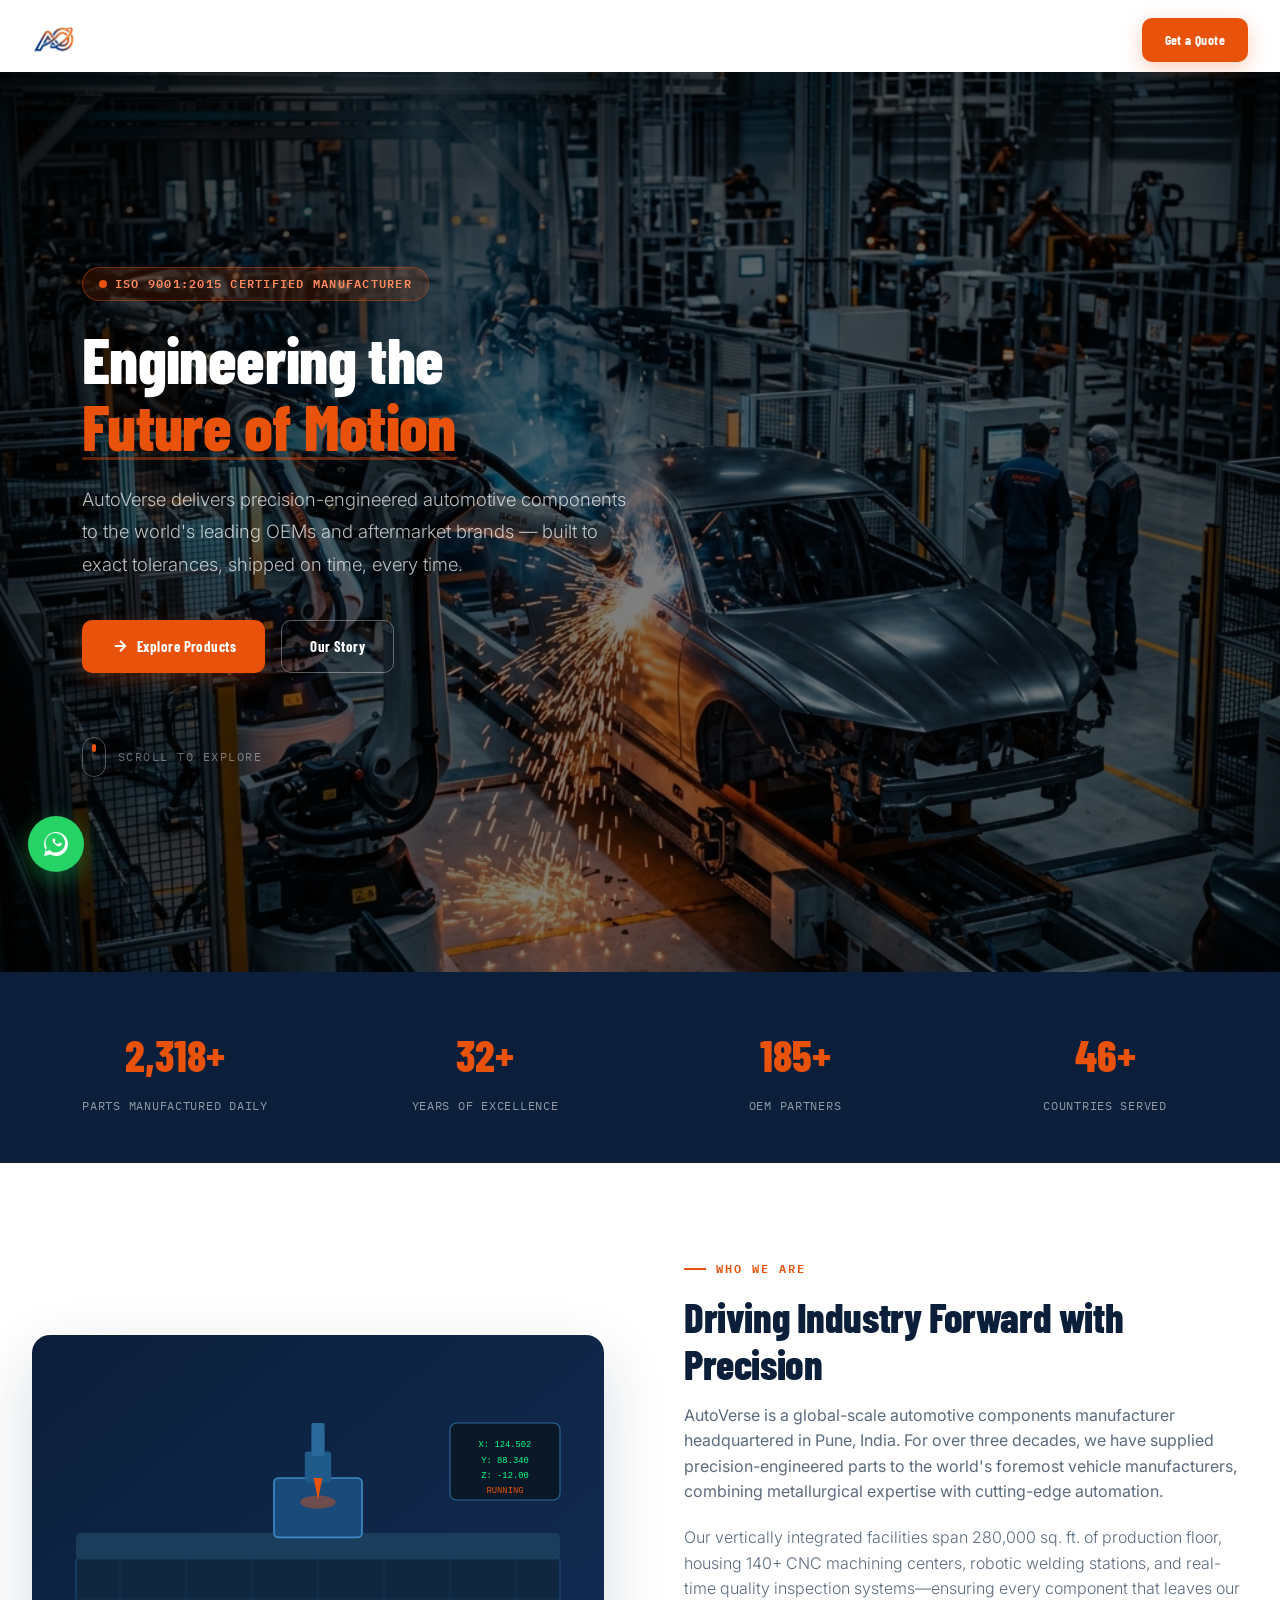
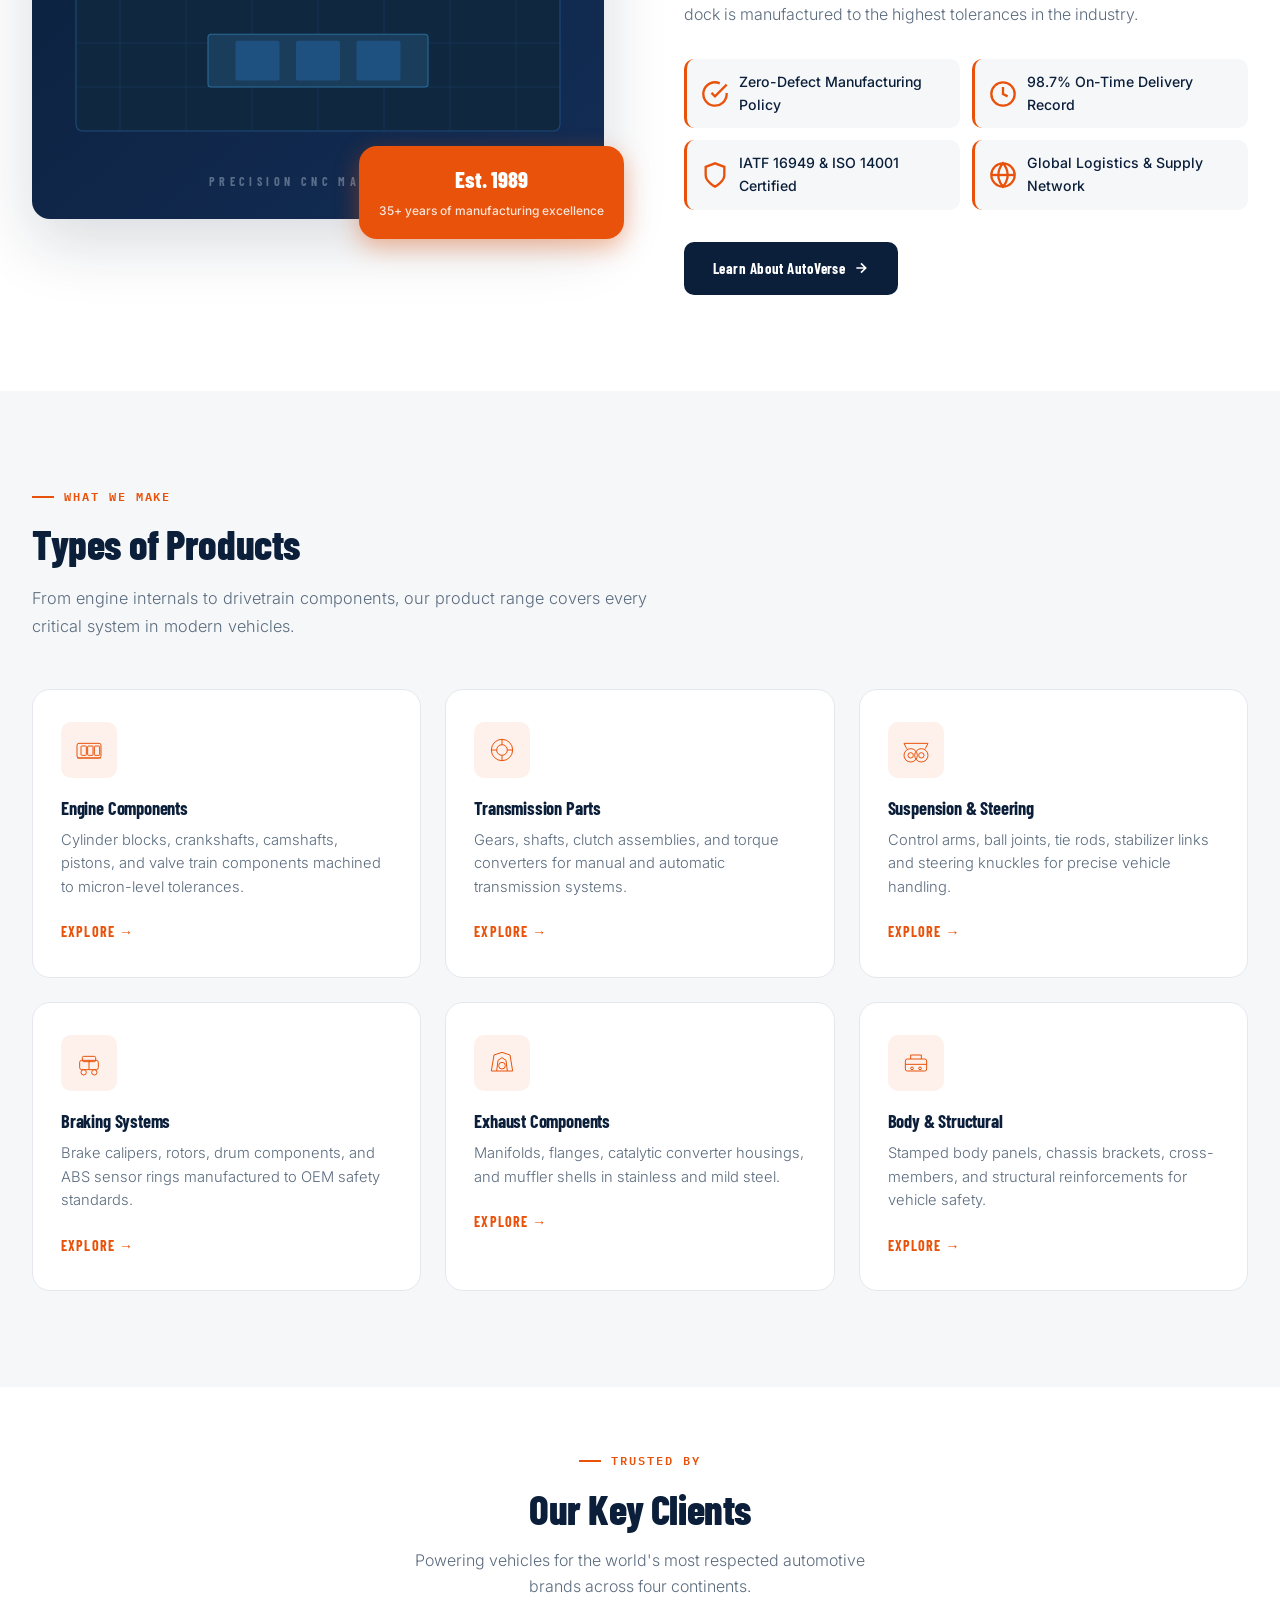
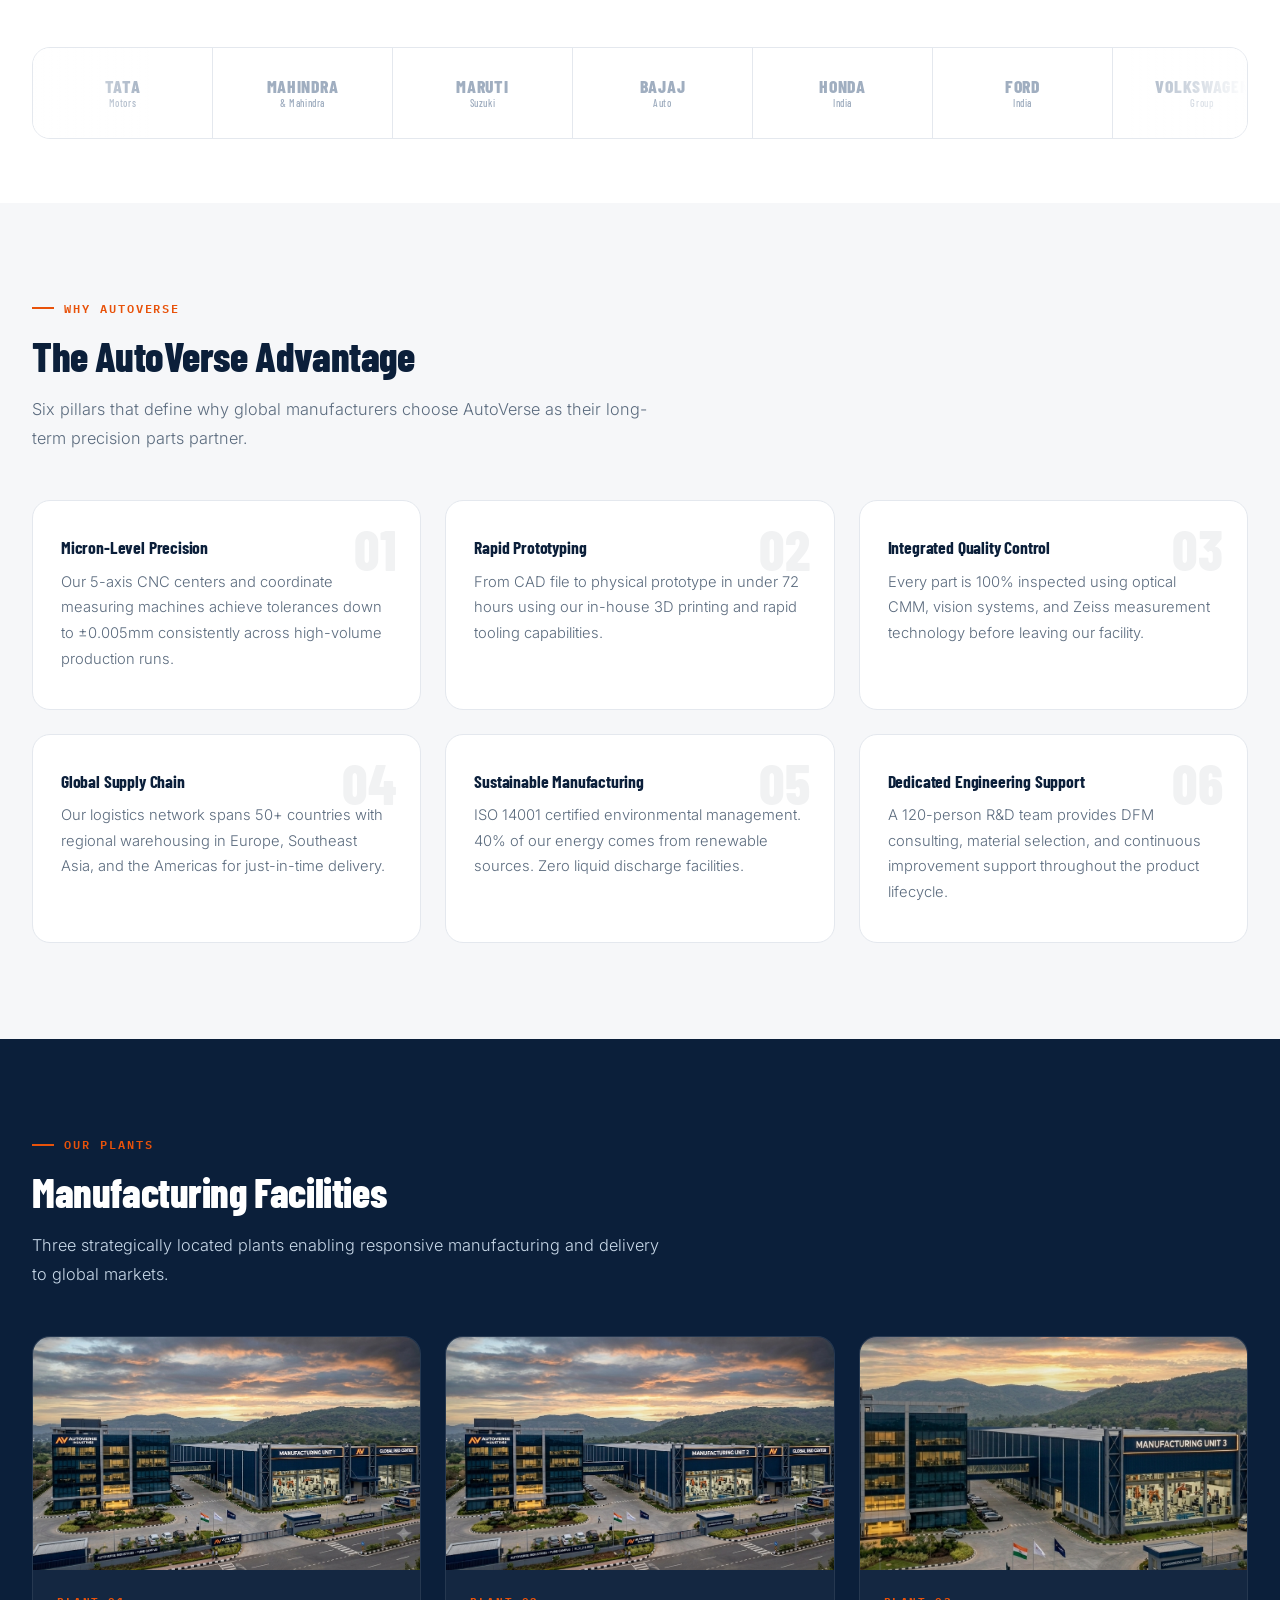
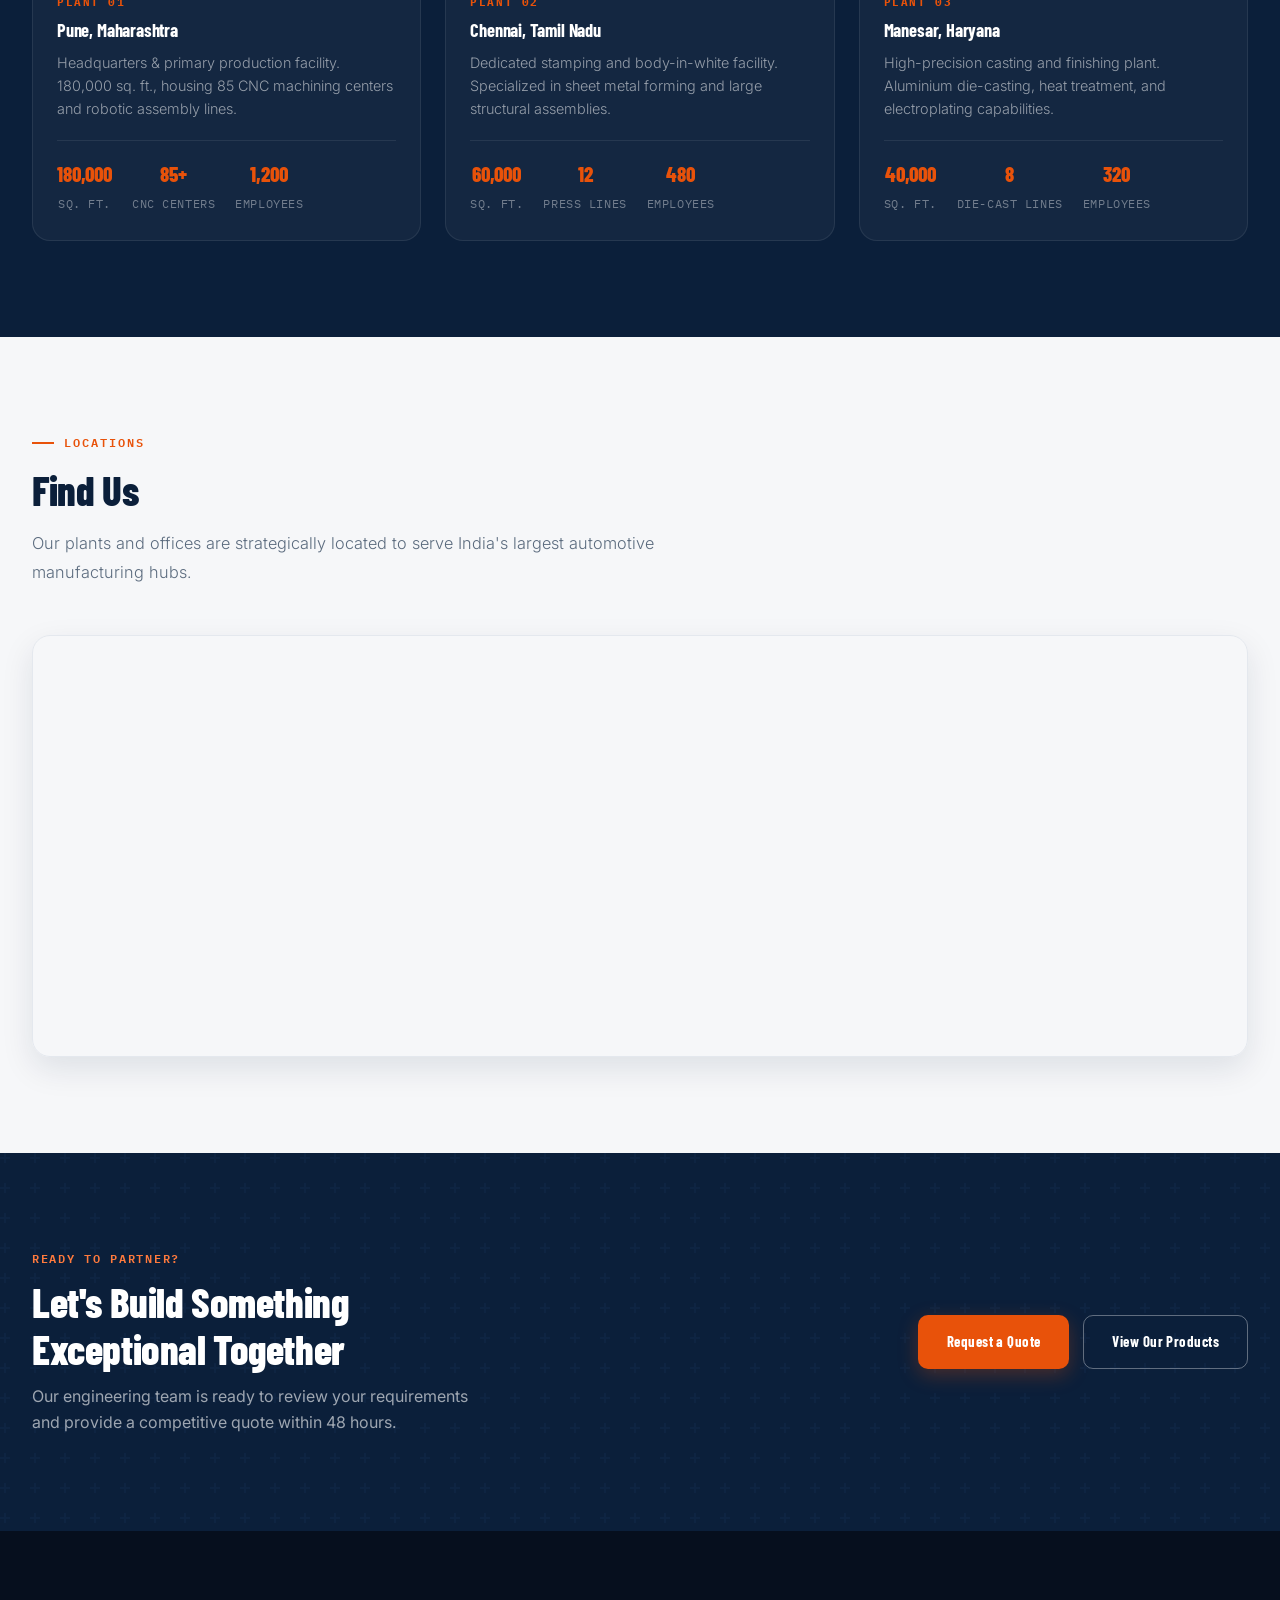
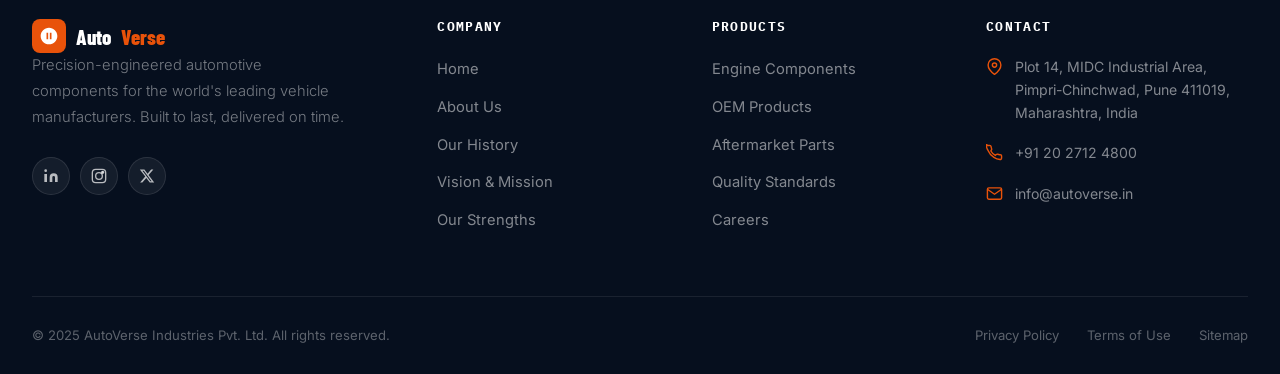
<file: index.html>
<!DOCTYPE html>
<html lang="en">

<head>
  <meta charset="UTF-8" />
  <meta name="viewport" content="width=device-width,initial-scale=1" />
  <title>AutoVerse — Precision Engineered Automotive Parts</title>
  <meta name="description"
    content="AutoVerse manufactures world-class automotive components for OEM and aftermarket applications. Quality. Precision. Performance." />
  <link rel="stylesheet" href="assets/css/style.css" />
  <link rel="stylesheet" href="assets/css/home.css" />
</head>

<body>

  <!-- ══ NAVBAR ══════════════════════════════════════════ -->
  <nav class="navbar">
    <div class="container nav-inner">
      <a href="index.html" class="nav-logo">
        <img src="assets/images/logo.png" alt="AutoVerse" class="nav-logo-img" />
      </a>

      <ul class="nav-links">
        <li class="nav-item">
          <a class="nav-link" href="index.html" data-page="index.html">Home</a>
        </li>
        <li class="nav-item">
          <a class="nav-link" href="about.html" data-page="about.html">
            About Us <span class="nav-plus">+</span>
          </a>
          <div class="nav-dropdown">
            <a href="about.html#history">Company History</a>
            <a href="about.html#vision">Our Vision</a>
            <a href="about.html#strengths">Our Strengths</a>
          </div>
        </li>
        <li class="nav-item">
          <a class="nav-link" href="markets.html" data-page="markets.html">
            Markets &amp; Products <span class="nav-plus">+</span>
          </a>
          <div class="nav-dropdown">
            <a href="markets.html#markets">Markets We Serve</a>
            <a href="markets.html#components">Automotive Components</a>
            <a href="markets.html#oem">OEM Products</a>
            <a href="markets.html#aftermarket">Aftermarket Products</a>
            <a href="markets.html#quality">Quality Standards</a>
          </div>
        </li>
        <li class="nav-item">
          <a class="nav-link" href="careers.html" data-page="careers.html">
            Careers <span class="nav-plus">+</span>
          </a>
          <div class="nav-dropdown">
            <a href="careers.html#why">Why Choose Us</a>
            <a href="careers.html#benefits">Employee Benefits</a>
            <a href="careers.html#learning">Learning &amp; Development</a>
            <a href="careers.html#opportunities">Current Opportunities</a>
            <a href="careers.html#culture">Company Culture</a>
          </div>
        </li>
        <li class="nav-item">
          <a class="nav-link" href="contact.html" data-page="contact.html">Contact Us</a>
        </li>
      </ul>

      <div class="nav-cta">
        <a href="contact.html" class="btn btn-primary" style="padding:10px 22px;font-size:.85rem;">Get a Quote</a>
      </div>

      <div class="hamburger" id="hamburger" aria-label="Menu">
        <span></span><span></span><span></span>
      </div>
    </div>
  </nav>

  <!-- Mobile Nav -->
  <div class="nav-mobile" id="navMobile">
    <div class="nav-mobile-item">
      <a class="nav-mobile-link" href="index.html">Home</a>
    </div>
    <div class="nav-mobile-item">
      <div class="nav-mobile-link" data-toggle="about">About Us <span class="nav-mobile-plus">+</span></div>
      <div class="nav-mobile-sub">
        <a href="about.html#history">Company History</a>
        <a href="about.html#vision">Our Vision</a>
        <a href="about.html#strengths">Our Strengths</a>
      </div>
    </div>
    <div class="nav-mobile-item">
      <div class="nav-mobile-link" data-toggle="markets">Markets &amp; Products <span class="nav-mobile-plus">+</span>
      </div>
      <div class="nav-mobile-sub">
        <a href="markets.html#markets">Markets We Serve</a>
        <a href="markets.html#components">Automotive Components</a>
        <a href="markets.html#oem">OEM Products</a>
        <a href="markets.html#aftermarket">Aftermarket Products</a>
      </div>
    </div>
    <div class="nav-mobile-item">
      <div class="nav-mobile-link" data-toggle="careers">Careers <span class="nav-mobile-plus">+</span></div>
      <div class="nav-mobile-sub">
        <a href="careers.html#why">Why Choose Us</a>
        <a href="careers.html#benefits">Benefits</a>
        <a href="careers.html#opportunities">Opportunities</a>
      </div>
    </div>
    <div class="nav-mobile-item">
      <a class="nav-mobile-link" href="contact.html">Contact Us</a>
    </div>
    <a href="contact.html" class="btn btn-primary" style="margin-top:24px;">Get a Quote</a>
  </div>

  <!-- ══ HERO ══════════════════════════════════════════════ -->
  <section class="hero" id="hero">

    <div class="hero-overlay"></div>

    <div class="container hero-content">
      <div class="hero-badge anim-fade">
        <span class="dot"></span> ISO 9001:2015 Certified Manufacturer
      </div>
      <h1 class="hero-title anim-up delay-1">
        Engineering the<br>
        <em>Future of Motion</em>
      </h1>
      <p class="hero-sub anim-up delay-2">
        AutoVerse delivers precision-engineered automotive components to the world's leading OEMs and aftermarket brands
        — built to exact tolerances, shipped on time, every time.
      </p>
      <div class="hero-actions anim-up delay-3">
        <a href="markets.html" class="btn btn-primary">
          <svg width="18" height="18" viewBox="0 0 24 24" fill="none" stroke="currentColor" stroke-width="2.5">
            <path d="M5 12h14M12 5l7 7-7 7" />
          </svg>
          Explore Products
        </a>
        <a href="about.html" class="btn btn-outline">Our Story</a>
      </div>
      <div class="hero-scroll anim-fade delay-5">
        <div class="scroll-indicator">
          <div class="scroll-dot"></div>
        </div>
        <span>Scroll to explore</span>
      </div>
    </div>

    <!-- Factory Image Showcase -->
    <div class="hero-showcase">
      <div class="showcase-slide" style="background-image: url('assets/images/factory_assembly.png');"></div>
      <div class="showcase-slide" style="background-image: url('assets/images/cnc_machining.png');"></div>
      <div class="showcase-slide" style="background-image: url('assets/images/quality_control.png');"></div>
      <div class="showcase-overlay"></div>
    </div>
  </section>

  <!-- ══ STATS ══════════════════════════════════════════════ -->
  <div class="stats-strip">
    <div class="container">
      <div class="stats-grid">
        <div class="stat-cell anim-fade delay-1">
          <div class="stat-num"><span data-count="2500" data-suffix="+">0</span></div>
          <div class="stat-label">Parts Manufactured Daily</div>
        </div>
        <div class="stat-cell anim-fade delay-2">
          <div class="stat-num"><span data-count="35" data-suffix="+">0</span></div>
          <div class="stat-label">Years of Excellence</div>
        </div>
        <div class="stat-cell anim-fade delay-3">
          <div class="stat-num"><span data-count="200" data-suffix="+">0</span></div>
          <div class="stat-label">OEM Partners</div>
        </div>
        <div class="stat-cell anim-fade delay-4">
          <div class="stat-num"><span data-count="50" data-suffix="+">0</span></div>
          <div class="stat-label">Countries Served</div>
        </div>
      </div>
    </div>
  </div>

  <!-- ══ INTRO ══════════════════════════════════════════════ -->
  <section class="section intro-section">
    <div class="container intro-grid">
      <div class="intro-visual anim-left">
        <div class="intro-img-main">
          <svg viewBox="0 0 520 440" xmlns="http://www.w3.org/2000/svg">
            <defs>
              <linearGradient id="introbg" x1="0%" y1="0%" x2="100%" y2="100%">
                <stop offset="0%" stop-color="#0B1F3A" />
                <stop offset="100%" stop-color="#132d56" />
              </linearGradient>
            </defs>
            <rect width="520" height="440" fill="url(#introbg)" rx="12" />
            <!-- CNC machine illustration -->
            <rect x="40" y="200" width="440" height="160" rx="6" fill="#0F2840" stroke="#1E4A7A" stroke-width="1" />
            <rect x="40" y="180" width="440" height="24" rx="4" fill="#1A3D5C" />
            <!-- Tool path grid -->
            <g stroke="#1E4A7A" stroke-width="0.6" opacity="0.5">
              <line x1="80" y1="200" x2="80" y2="360" />
              <line x1="140" y1="200" x2="140" y2="360" />
              <line x1="200" y1="200" x2="200" y2="360" />
              <line x1="260" y1="200" x2="260" y2="360" />
              <line x1="320" y1="200" x2="320" y2="360" />
              <line x1="380" y1="200" x2="380" y2="360" />
              <line x1="440" y1="200" x2="440" y2="360" />
              <line x1="40" y1="240" x2="480" y2="240" />
              <line x1="40" y1="280" x2="480" y2="280" />
              <line x1="40" y1="320" x2="480" y2="320" />
            </g>
            <!-- Spindle/tool head -->
            <rect x="220" y="130" width="80" height="54" rx="4" fill="#1A4A7A" stroke="#3A8ACA" stroke-width="1.5" />
            <rect x="248" y="106" width="24" height="28" rx="3" fill="#1E5A8A" />
            <rect x="254" y="80" width="12" height="30" rx="2" fill="#2A6A9A" />
            <!-- Cutting tool tip -->
            <polygon points="256,130 264,130 260,150" fill="#E8520A" />
            <!-- Orange glow under tool -->
            <ellipse cx="260" cy="152" rx="16" ry="6" fill="#E8520A" opacity="0.4" />
            <!-- Part being machined -->
            <rect x="160" y="272" width="200" height="48" rx="3" fill="#1A3D5C" stroke="#2A6A9A" stroke-width="1" />
            <rect x="185" y="278" width="40" height="36" rx="2" fill="#1E5080" />
            <rect x="240" y="278" width="40" height="36" rx="2" fill="#1E5080" />
            <rect x="295" y="278" width="40" height="36" rx="2" fill="#1E5080" />
            <!-- Screen display -->
            <rect x="380" y="80" width="100" height="70" rx="6" fill="#0A1828" stroke="#2A6A9A" stroke-width="1" />
            <text x="430" y="102" text-anchor="middle" fill="#00FF88" font-family="monospace" font-size="8">X:
              124.502</text>
            <text x="430" y="116" text-anchor="middle" fill="#00FF88" font-family="monospace" font-size="8">Y:
              88.340</text>
            <text x="430" y="130" text-anchor="middle" fill="#00FF88" font-family="monospace" font-size="8">Z:
              -12.00</text>
            <text x="430" y="144" text-anchor="middle" fill="#E8520A" font-family="monospace"
              font-size="8">RUNNING</text>
            <!-- Title overlay -->
            <text x="260" y="410" text-anchor="middle" fill="rgba(200,216,232,0.4)"
              font-family="Barlow Condensed,sans-serif" font-size="11" letter-spacing="4" font-weight="700">PRECISION
              CNC MACHINING</text>
          </svg>
        </div>
        <div class="intro-badge">
          <strong>Est. 1989</strong>
          <span>35+ years of manufacturing excellence</span>
        </div>
      </div>

      <div class="intro-text">
        <div class="section-line"><span>Who We Are</span></div>
        <h2 class="section-title anim-up">Driving Industry Forward with Precision</h2>
        <p class="anim-up delay-1" style="color:var(--slate);margin-bottom:20px;">
          AutoVerse is a global-scale automotive components manufacturer headquartered in Pune, India. For over three
          decades, we have supplied precision-engineered parts to the world's foremost vehicle manufacturers, combining
          metallurgical expertise with cutting-edge automation.
        </p>
        <p class="anim-up delay-2" style="color:var(--slate);margin-bottom:32px;font-weight:300;">
          Our vertically integrated facilities span 280,000 sq. ft. of production floor, housing 140+ CNC machining
          centers, robotic welding stations, and real-time quality inspection systems—ensuring every component that
          leaves our dock is manufactured to the highest tolerances in the industry.
        </p>
        <div class="intro-bullets anim-up delay-3">
          <div class="intro-bullet">
            <div class="bullet-icon">
              <svg viewBox="0 0 24 24" fill="none" stroke="currentColor" stroke-width="2">
                <path d="M22 11.08V12a10 10 0 11-5.93-9.14" />
                <polyline points="22 4 12 14.01 9 11.01" />
              </svg>
            </div>
            <span>Zero-Defect Manufacturing Policy</span>
          </div>
          <div class="intro-bullet">
            <div class="bullet-icon">
              <svg viewBox="0 0 24 24" fill="none" stroke="currentColor" stroke-width="2">
                <circle cx="12" cy="12" r="10" />
                <polyline points="12 6 12 12 16 14" />
              </svg>
            </div>
            <span>98.7% On-Time Delivery Record</span>
          </div>
          <div class="intro-bullet">
            <div class="bullet-icon">
              <svg viewBox="0 0 24 24" fill="none" stroke="currentColor" stroke-width="2">
                <path d="M12 22s8-4 8-10V5l-8-3-8 3v7c0 6 8 10 8 10z" />
              </svg>
            </div>
            <span>IATF 16949 &amp; ISO 14001 Certified</span>
          </div>
          <div class="intro-bullet">
            <div class="bullet-icon">
              <svg viewBox="0 0 24 24" fill="none" stroke="currentColor" stroke-width="2">
                <circle cx="12" cy="12" r="10" />
                <line x1="2" y1="12" x2="22" y2="12" />
                <path d="M12 2a15.3 15.3 0 014 10 15.3 15.3 0 01-4 10 15.3 15.3 0 01-4-10 15.3 15.3 0 014-10z" />
              </svg>
            </div>
            <span>Global Logistics &amp; Supply Network</span>
          </div>
        </div>
        <a href="about.html" class="btn btn-dark anim-up delay-4" style="margin-top:32px;">
          Learn About AutoVerse
          <svg width="16" height="16" viewBox="0 0 24 24" fill="none" stroke="currentColor" stroke-width="2.5">
            <path d="M5 12h14M12 5l7 7-7 7" />
          </svg>
        </a>
      </div>
    </div>
  </section>

  <!-- ══ PRODUCTS ══════════════════════════════════════════ -->
  <section class="section products-section" id="products">
    <div class="container">
      <div class="section-line"><span>What We Make</span></div>
      <h2 class="section-title anim-up">Types of Products</h2>
      <p class="section-sub anim-up delay-1">From engine internals to drivetrain components, our product range covers
        every critical system in modern vehicles.</p>

      <div class="products-grid">
        <div class="product-card anim-up delay-1">
          <div class="product-icon">
            <svg viewBox="0 0 48 48" fill="none" stroke="currentColor" stroke-width="1.5">
              <rect x="6" y="14" width="36" height="22" rx="3" />
              <rect x="12" y="18" width="8" height="14" rx="1" />
              <rect x="22" y="18" width="8" height="14" rx="1" />
              <rect x="32" y="18" width="8" height="14" rx="1" />
              <line x1="6" y1="36" x2="42" y2="36" />
            </svg>
          </div>
          <h4>Engine Components</h4>
          <p>Cylinder blocks, crankshafts, camshafts, pistons, and valve train components machined to micron-level
            tolerances.</p>
          <a href="markets.html" class="product-link">Explore <span>→</span></a>
        </div>
        <div class="product-card anim-up delay-2">
          <div class="product-icon">
            <svg viewBox="0 0 48 48" fill="none" stroke="currentColor" stroke-width="1.5">
              <circle cx="24" cy="24" r="16" />
              <circle cx="24" cy="24" r="8" />
              <line x1="24" y1="8" x2="24" y2="16" />
              <line x1="24" y1="32" x2="24" y2="40" />
              <line x1="8" y1="24" x2="16" y2="24" />
              <line x1="32" y1="24" x2="40" y2="24" />
            </svg>
          </div>
          <h4>Transmission Parts</h4>
          <p>Gears, shafts, clutch assemblies, and torque converters for manual and automatic transmission systems.</p>
          <a href="markets.html" class="product-link">Explore <span>→</span></a>
        </div>
        <div class="product-card anim-up delay-3">
          <div class="product-icon">
            <svg viewBox="0 0 48 48" fill="none" stroke="currentColor" stroke-width="1.5">
              <circle cx="16" cy="32" r="10" />
              <circle cx="32" cy="32" r="10" />
              <circle cx="16" cy="32" r="4" />
              <circle cx="32" cy="32" r="4" />
              <path d="M10 22L6 14h36l-4 8" />
            </svg>
          </div>
          <h4>Suspension &amp; Steering</h4>
          <p>Control arms, ball joints, tie rods, stabilizer links and steering knuckles for precise vehicle handling.
          </p>
          <a href="markets.html" class="product-link">Explore <span>→</span></a>
        </div>
        <div class="product-card anim-up delay-4">
          <div class="product-icon">
            <svg viewBox="0 0 48 48" fill="none" stroke="currentColor" stroke-width="1.5">
              <rect x="10" y="20" width="28" height="14" rx="3" />
              <rect x="14" y="14" width="20" height="8" rx="2" />
              <circle cx="16" cy="38" r="4" />
              <circle cx="32" cy="38" r="4" />
              <line x1="24" y1="20" x2="24" y2="34" />
            </svg>
          </div>
          <h4>Braking Systems</h4>
          <p>Brake calipers, rotors, drum components, and ABS sensor rings manufactured to OEM safety standards.</p>
          <a href="markets.html" class="product-link">Explore <span>→</span></a>
        </div>
        <div class="product-card anim-up delay-2">
          <div class="product-icon">
            <svg viewBox="0 0 48 48" fill="none" stroke="currentColor" stroke-width="1.5">
              <path d="M8 36 L12 12 L24 8 L36 12 L40 36 Z" />
              <path d="M16 36 L18 20 L24 16 L30 20 L32 36" />
              <circle cx="24" cy="28" r="5" />
            </svg>
          </div>
          <h4>Exhaust Components</h4>
          <p>Manifolds, flanges, catalytic converter housings, and muffler shells in stainless and mild steel.</p>
          <a href="markets.html" class="product-link">Explore <span>→</span></a>
        </div>
        <div class="product-card anim-up delay-3">
          <div class="product-icon">
            <svg viewBox="0 0 48 48" fill="none" stroke="currentColor" stroke-width="1.5">
              <rect x="8" y="18" width="32" height="18" rx="3" />
              <path d="M16 18 L16 12 L32 12 L32 18" />
              <line x1="8" y1="26" x2="40" y2="26" />
              <circle cx="18" cy="32" r="2" />
              <circle cx="30" cy="32" r="2" />
            </svg>
          </div>
          <h4>Body &amp; Structural</h4>
          <p>Stamped body panels, chassis brackets, cross-members, and structural reinforcements for vehicle safety.</p>
          <a href="markets.html" class="product-link">Explore <span>→</span></a>
        </div>
      </div>
    </div>
  </section>

  <!-- ══ CLIENTS ══════════════════════════════════════════ -->
  <section class="section-sm clients-section">
    <div class="container">
      <div class="section-line" style="justify-content:center;"><span>Trusted By</span></div>
      <h2 class="section-title anim-up" style="text-align:center;">Our Key Clients</h2>
      <p style="text-align:center;color:var(--slate);max-width:500px;margin:0 auto 48px;font-weight:300;"
        class="anim-up delay-1">Powering vehicles for the world's most respected automotive brands across four
        continents.</p>

      <div class="clients-marquee anim-fade delay-2">
        <div class="clients-track">
          <div class="client-logo">TATA<br><small>Motors</small></div>
          <div class="client-logo">MAHINDRA<br><small>&amp; Mahindra</small></div>
          <div class="client-logo">MARUTI<br><small>Suzuki</small></div>
          <div class="client-logo">BAJAJ<br><small>Auto</small></div>
          <div class="client-logo">HONDA<br><small>India</small></div>
          <div class="client-logo">FORD<br><small>India</small></div>
          <div class="client-logo">VOLKSWAGEN<br><small>Group</small></div>
          <div class="client-logo">BOSCH<br><small>Automotive</small></div>
          <!-- Duplicate set for seamless loop -->
          <div class="client-logo">TATA<br><small>Motors</small></div>
          <div class="client-logo">MAHINDRA<br><small>&amp; Mahindra</small></div>
          <div class="client-logo">MARUTI<br><small>Suzuki</small></div>
          <div class="client-logo">BAJAJ<br><small>Auto</small></div>
          <div class="client-logo">HONDA<br><small>India</small></div>
          <div class="client-logo">FORD<br><small>India</small></div>
          <div class="client-logo">VOLKSWAGEN<br><small>Group</small></div>
          <div class="client-logo">BOSCH<br><small>Automotive</small></div>
        </div>
      </div>
    </div>
  </section>

  <!-- ══ WHY CHOOSE US ═════════════════════════════════════ -->
  <section class="section why-section">
    <div class="container">
      <div class="section-line"><span>Why AutoVerse</span></div>
      <h2 class="section-title anim-up">The AutoVerse Advantage</h2>
      <p class="section-sub anim-up delay-1">Six pillars that define why global manufacturers choose AutoVerse as their
        long-term precision parts partner.</p>

      <div class="why-grid">
        <div class="why-card anim-up delay-1">
          <div class="why-num">01</div>
          <h4>Micron-Level Precision</h4>
          <p>Our 5-axis CNC centers and coordinate measuring machines achieve tolerances down to ±0.005mm consistently
            across high-volume production runs.</p>
        </div>
        <div class="why-card anim-up delay-2">
          <div class="why-num">02</div>
          <h4>Rapid Prototyping</h4>
          <p>From CAD file to physical prototype in under 72 hours using our in-house 3D printing and rapid tooling
            capabilities.</p>
        </div>
        <div class="why-card anim-up delay-3">
          <div class="why-num">03</div>
          <h4>Integrated Quality Control</h4>
          <p>Every part is 100% inspected using optical CMM, vision systems, and Zeiss measurement technology before
            leaving our facility.</p>
        </div>
        <div class="why-card anim-up delay-2">
          <div class="why-num">04</div>
          <h4>Global Supply Chain</h4>
          <p>Our logistics network spans 50+ countries with regional warehousing in Europe, Southeast Asia, and the
            Americas for just-in-time delivery.</p>
        </div>
        <div class="why-card anim-up delay-3">
          <div class="why-num">05</div>
          <h4>Sustainable Manufacturing</h4>
          <p>ISO 14001 certified environmental management. 40% of our energy comes from renewable sources. Zero liquid
            discharge facilities.</p>
        </div>
        <div class="why-card anim-up delay-4">
          <div class="why-num">06</div>
          <h4>Dedicated Engineering Support</h4>
          <p>A 120-person R&amp;D team provides DFM consulting, material selection, and continuous improvement support
            throughout the product lifecycle.</p>
        </div>
      </div>
    </div>
  </section>

  <!-- ══ FACILITIES ════════════════════════════════════════ -->
  <section class="section facilities-section">
    <div class="container">
      <div class="section-line"><span>Our Plants</span></div>
      <h2 class="section-title anim-up">Manufacturing Facilities</h2>
      <p class="section-sub anim-up delay-1">Three strategically located plants enabling responsive manufacturing and
        delivery to global markets.</p>

      <div class="facilities-grid">
        <div class="facility-card anim-up delay-1">
          <div class="facility-img">
            <img src="assets/images/plant_pune.jpg" alt="AutoVerse Plant 01 — Pune HQ" />
          </div>
          <div class="facility-body">
            <div class="facility-tag">Plant 01</div>
            <h4>Pune, Maharashtra</h4>
            <p>Headquarters &amp; primary production facility. 180,000 sq. ft., housing 85 CNC machining centers and
              robotic assembly lines.</p>
            <div class="facility-stats">
              <div><strong>180,000</strong><span>Sq. Ft.</span></div>
              <div><strong>85+</strong><span>CNC Centers</span></div>
              <div><strong>1,200</strong><span>Employees</span></div>
            </div>
          </div>
        </div>

        <div class="facility-card anim-up delay-2">
          <div class="facility-img">
            <img src="assets/images/plant_chennai.jpg" alt="AutoVerse Plant 02 — Chennai Plant" />
          </div>
          <div class="facility-body">
            <div class="facility-tag">Plant 02</div>
            <h4>Chennai, Tamil Nadu</h4>
            <p>Dedicated stamping and body-in-white facility. Specialized in sheet metal forming and large structural
              assemblies.</p>
            <div class="facility-stats">
              <div><strong>60,000</strong><span>Sq. Ft.</span></div>
              <div><strong>12</strong><span>Press Lines</span></div>
              <div><strong>480</strong><span>Employees</span></div>
            </div>
          </div>
        </div>

        <div class="facility-card anim-up delay-3">
          <div class="facility-img">
            <img src="assets/images/plant_manesar.png" alt="AutoVerse Plant 03 — Manesar Plant" />
          </div>
          <div class="facility-body">
            <div class="facility-tag">Plant 03</div>
            <h4>Manesar, Haryana</h4>
            <p>High-precision casting and finishing plant. Aluminium die-casting, heat treatment, and electroplating
              capabilities.</p>
            <div class="facility-stats">
              <div><strong>40,000</strong><span>Sq. Ft.</span></div>
              <div><strong>8</strong><span>Die-Cast Lines</span></div>
              <div><strong>320</strong><span>Employees</span></div>
            </div>
          </div>
        </div>
      </div>
    </div>
  </section>

  <!-- ══ MAP ════════════════════════════════════════════════ -->
  <section class="section-sm map-section">
    <div class="container">
      <div class="section-line"><span>Locations</span></div>
      <h2 class="section-title anim-up">Find Us</h2>
      <p class="section-sub anim-up delay-1">Our plants and offices are strategically located to serve India's largest
        automotive manufacturing hubs.</p>
      <div class="map-embed anim-fade delay-2">
        <iframe
          src="https://www.google.com/maps/embed?pb=!1m18!1m12!1m3!1d121058.93703447085!2d73.78056684277326!3d18.52436094565413!2m3!1f0!2f0!3f0!3m2!1i1024!2i768!4f13.1!3m3!1m2!1s0x3bc2bf2e67461101%3A0x828d43bf9d9ee343!2sPune%2C%20Maharashtra!5e0!3m2!1sen!2sin!4v1700000000000"
          allowfullscreen="" loading="lazy" referrerpolicy="no-referrer-when-downgrade">
        </iframe>
      </div>
    </div>
  </section>

  <!-- ══ CTA ════════════════════════════════════════════════ -->
  <section class="cta-section">
    <div class="cta-bg"></div>
    <div class="container cta-inner">
      <div class="cta-text anim-up">
        <span class="tag">Ready to Partner?</span>
        <h2>Let's Build Something<br>Exceptional Together</h2>
        <p>Our engineering team is ready to review your requirements and provide a competitive quote within 48 hours.
        </p>
      </div>
      <div class="cta-actions anim-up delay-2">
        <a href="contact.html" class="btn btn-primary">Request a Quote</a>
        <a href="markets.html" class="btn btn-outline">View Our Products</a>
      </div>
    </div>
  </section>

  <!-- ══ FOOTER ════════════════════════════════════════════ -->
  <footer class="footer">
    <div class="container">
      <div class="footer-top">
        <div class="footer-brand">
          <a href="index.html" class="nav-logo" style="margin-bottom:0;">
            <div class="nav-logo-icon">
              <svg viewBox="0 0 24 24">
                <path
                  d="M12 2C6.48 2 2 6.48 2 12s4.48 10 10 10 10-4.48 10-10S17.52 2 12 2zm-1 14H9V8h2v8zm4 0h-2V8h2v8z" />
              </svg>
            </div>
            Auto<span>Verse</span>
          </a>
          <p>Precision-engineered automotive components for the world's leading vehicle manufacturers. Built to last,
            delivered on time.</p>
          <div class="footer-socials">
            <a href="#" class="social-btn" aria-label="LinkedIn">
              <svg viewBox="0 0 24 24" width="16" height="16" fill="currentColor">
                <path d="M16 8a6 6 0 016 6v7h-4v-7a2 2 0 00-2-2 2 2 0 00-2 2v7h-4v-7a6 6 0 016-6zM2 9h4v12H2z" />
                <circle cx="4" cy="4" r="2" />
              </svg>
            </a>
            <a href="#" class="social-btn" aria-label="Instagram">
              <svg viewBox="0 0 24 24" width="16" height="16" fill="none" stroke="currentColor" stroke-width="2">
                <rect x="2" y="2" width="20" height="20" rx="5" />
                <circle cx="12" cy="12" r="5" />
                <circle cx="17.5" cy="6.5" r="1.5" fill="currentColor" />
              </svg>
            </a>
            <a href="#" class="social-btn" aria-label="Twitter/X">
              <svg viewBox="0 0 24 24" width="16" height="16" fill="currentColor">
                <path
                  d="M18.244 2.25h3.308l-7.227 8.26 8.502 11.24H16.17l-5.214-6.817L4.99 21.75H1.68l7.73-8.835L1.254 2.25H8.08l4.713 6.231zm-1.161 17.52h1.833L7.084 4.126H5.117z" />
              </svg>
            </a>
          </div>
        </div>

        <div class="footer-col">
          <h5>Company</h5>
          <ul>
            <li><a href="index.html">Home</a></li>
            <li><a href="about.html">About Us</a></li>
            <li><a href="about.html#history">Our History</a></li>
            <li><a href="about.html#vision">Vision &amp; Mission</a></li>
            <li><a href="about.html#strengths">Our Strengths</a></li>
          </ul>
        </div>

        <div class="footer-col">
          <h5>Products</h5>
          <ul>
            <li><a href="markets.html#components">Engine Components</a></li>
            <li><a href="markets.html#oem">OEM Products</a></li>
            <li><a href="markets.html#aftermarket">Aftermarket Parts</a></li>
            <li><a href="markets.html#quality">Quality Standards</a></li>
            <li><a href="careers.html">Careers</a></li>
          </ul>
        </div>

        <div class="footer-col">
          <h5>Contact</h5>
          <div class="footer-contact-item">
            <svg viewBox="0 0 24 24">
              <path d="M21 10c0 7-9 13-9 13s-9-6-9-13a9 9 0 0118 0z" />
              <circle cx="12" cy="10" r="3" />
            </svg>
            <span>Plot 14, MIDC Industrial Area,<br>Pimpri-Chinchwad, Pune 411019,<br>Maharashtra, India</span>
          </div>
          <div class="footer-contact-item">
            <svg viewBox="0 0 24 24">
              <path
                d="M22 16.92v3a2 2 0 01-2.18 2 19.79 19.79 0 01-8.63-3.07A19.5 19.5 0 013.07 9.5a19.79 19.79 0 01-3-8.59A2 2 0 012.18 2h3a2 2 0 012 1.72c.127.96.361 1.903.7 2.81a2 2 0 01-.45 2.11L6.91 9.91a16 16 0 006.29 6.29l1.27-1.27a2 2 0 012.11-.45c.907.339 1.85.573 2.81.7A2 2 0 0122 16.92z" />
            </svg>
            <span>+91 20 2712 4800</span>
          </div>
          <div class="footer-contact-item">
            <svg viewBox="0 0 24 24">
              <path d="M4 4h16c1.1 0 2 .9 2 2v12c0 1.1-.9 2-2 2H4c-1.1 0-2-.9-2-2V6c0-1.1.9-2 2-2z" />
              <polyline points="22,6 12,13 2,6" />
            </svg>
            <span>info@autoverse.in</span>
          </div>
        </div>
      </div>

      <div class="footer-bottom">
        <span class="footer-copy">© 2025 AutoVerse Industries Pvt. Ltd. All rights reserved.</span>
        <div class="footer-legal">
          <a href="#">Privacy Policy</a>
          <a href="#">Terms of Use</a>
          <a href="#">Sitemap</a>
        </div>
      </div>
    </div>
  </footer>

  <!-- WhatsApp Floating Button -->
  <a href="https://wa.me/912027124800" class="whatsapp-float" target="_blank" rel="noopener noreferrer" aria-label="Chat on WhatsApp">
    <svg width="24" height="24" viewBox="0 0 24 24" fill="currentColor">
      <path d="M.057 24l1.687-6.163c-1.041-1.804-1.588-3.849-1.587-5.946C.06 5.348 5.397.01 12.008.01c3.202.001 6.212 1.246 8.477 3.514 2.266 2.268 3.507 5.28 3.505 8.484-.004 6.657-5.34 11.997-11.953 11.997-2.005-.001-3.973-.502-5.724-1.458L0 24zm6.59-4.846c1.6.95 3.188 1.449 4.625 1.451 5.403.002 9.803-4.394 9.806-9.799.002-2.617-1.01-5.078-2.854-6.924C16.379 2.036 13.924 1.02 11.3 1.018c-5.41 0-9.81 4.403-9.813 9.806-.001 1.702.443 3.36 1.287 4.81l-.993 3.626 3.71-.973c1.428.777 2.894 1.173 4.156 1.173zm11.304-7.464c-.309-.155-1.829-.903-2.107-1.004-.278-.101-.48-.152-.68.152-.201.304-.777 1.004-.95 1.203-.174.199-.348.224-.658.07-1.12-.56-1.92-.932-2.684-2.233-.205-.352.205-.327.587-1.09.07-.152.035-.286-.017-.392-.052-.105-.48-1.159-.658-1.588-.173-.418-.363-.36-.48-.366-.123-.006-.264-.007-.404-.007s-.368.053-.56.264c-.192.211-.733.716-.733 1.745s.748 2.025.852 2.166c.105.14 1.472 2.248 3.567 3.15.498.215.888.344 1.192.441.502.159.959.137 1.32.083.403-.06 1.829-.747 2.086-1.467.257-.719.257-1.336.18-1.467-.076-.131-.278-.21-.588-.365z"/>
    </svg>
  </a>

  <!-- Back to Top Button -->
  <button id="backToTop" class="back-to-top" aria-label="Back to Top">
    <svg width="20" height="20" viewBox="0 0 24 24" fill="none" stroke="currentColor" stroke-width="3" stroke-linecap="round" stroke-linejoin="round">
      <polyline points="18 15 12 9 6 15"></polyline>
    </svg>
  </button>

  <script src="assets/js/main.js"></script>
</body>

</html>
</file>
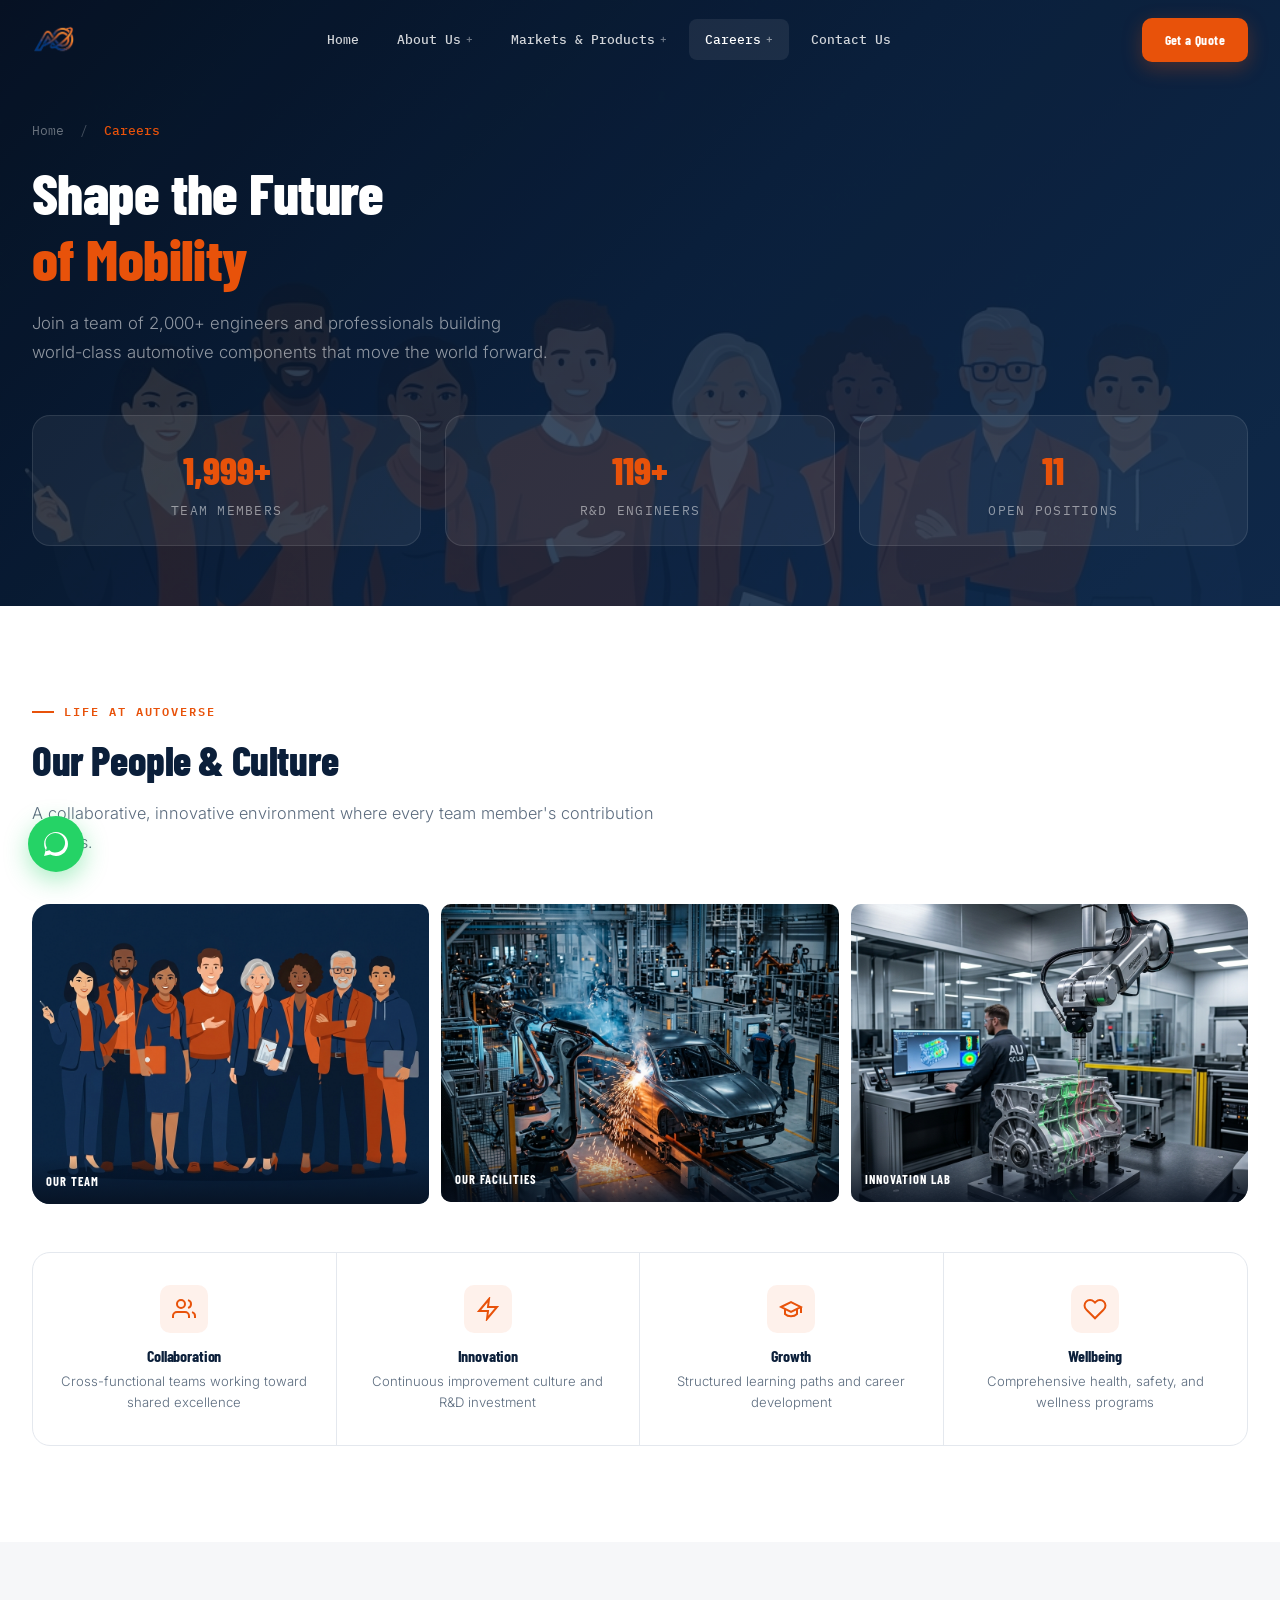
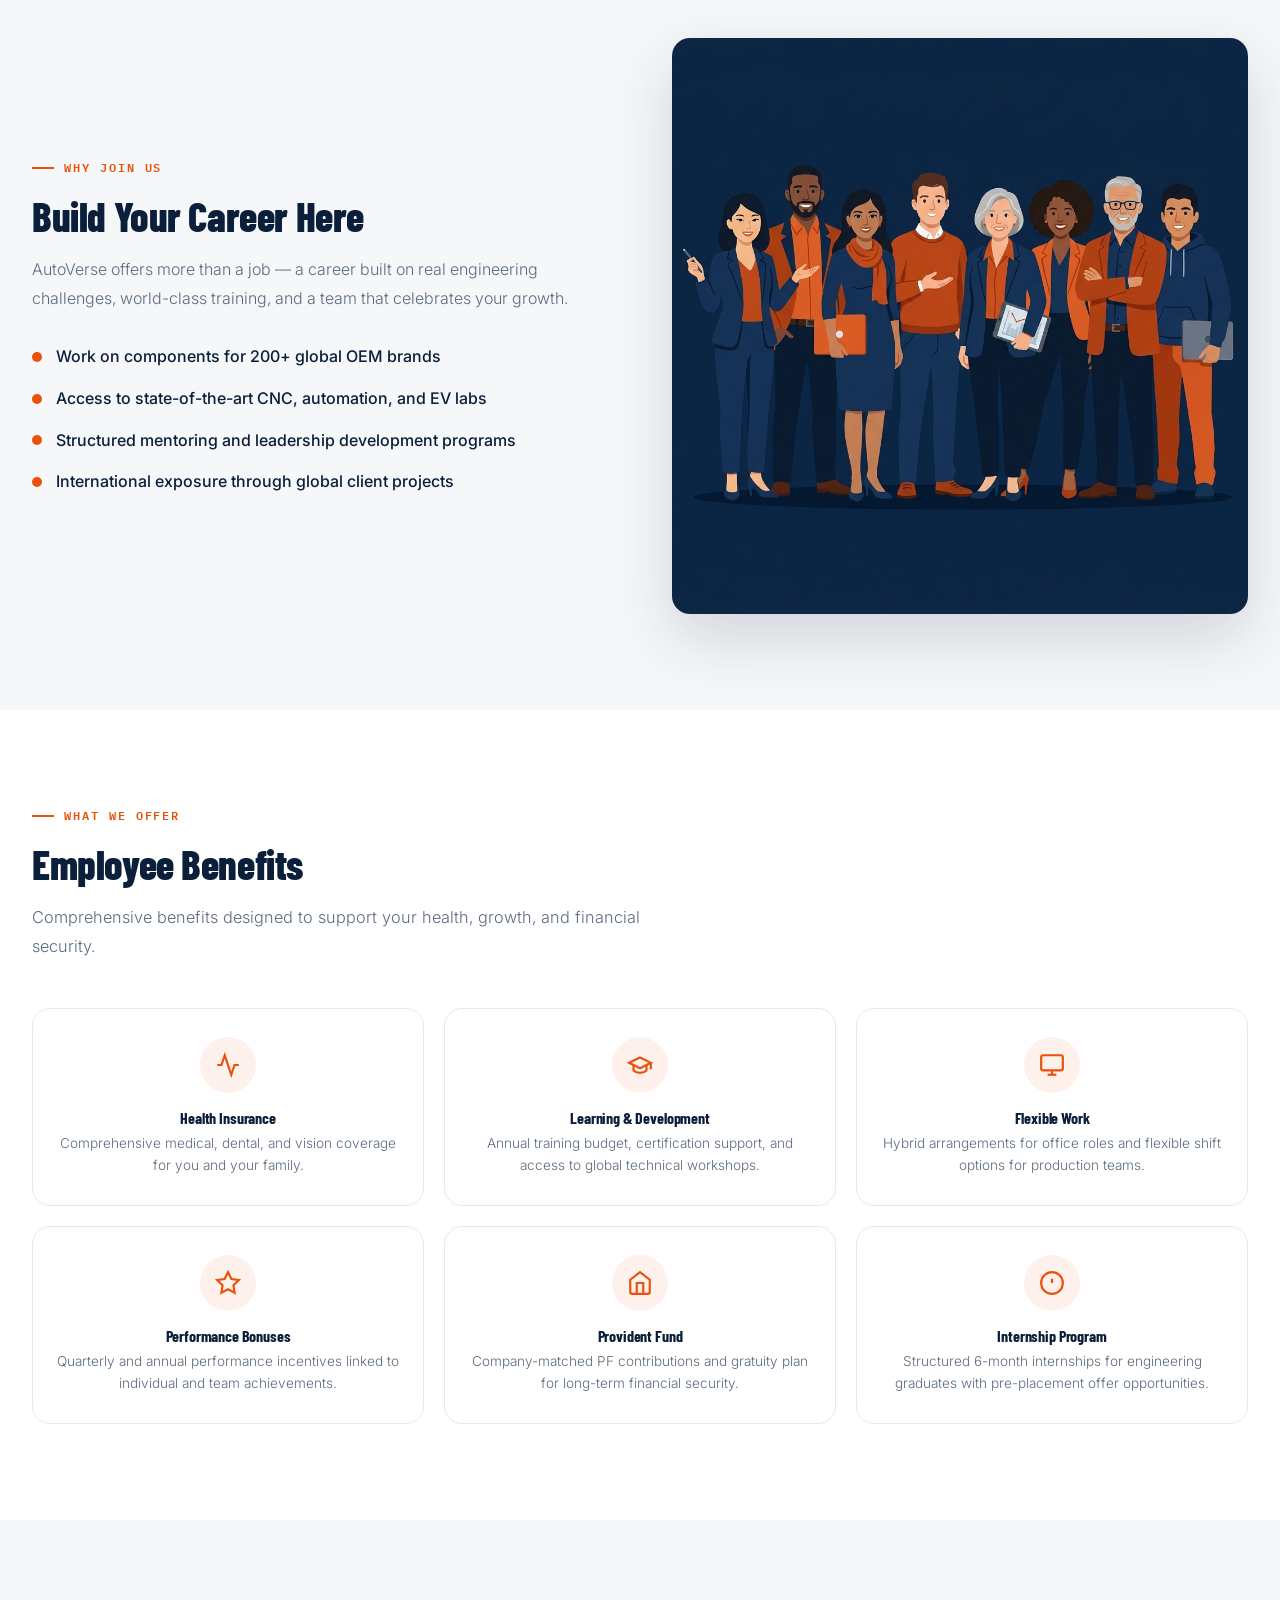
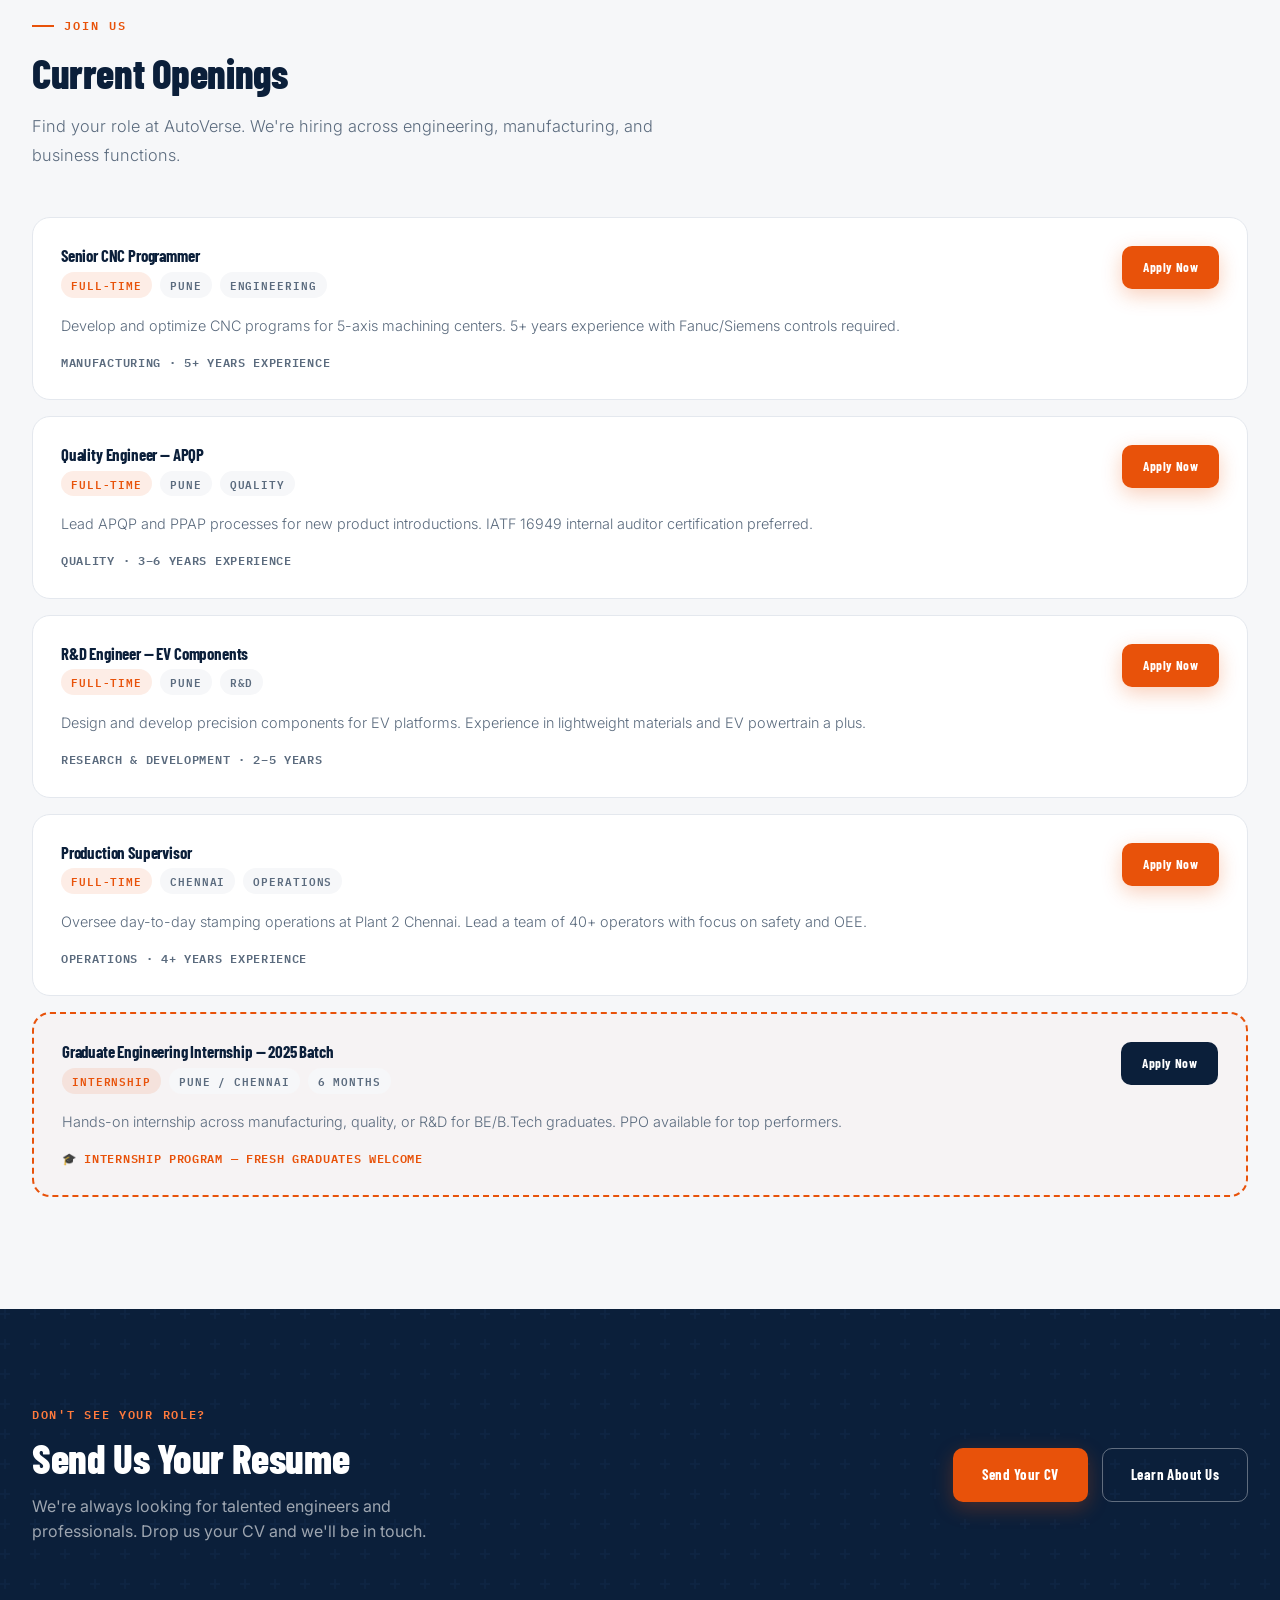
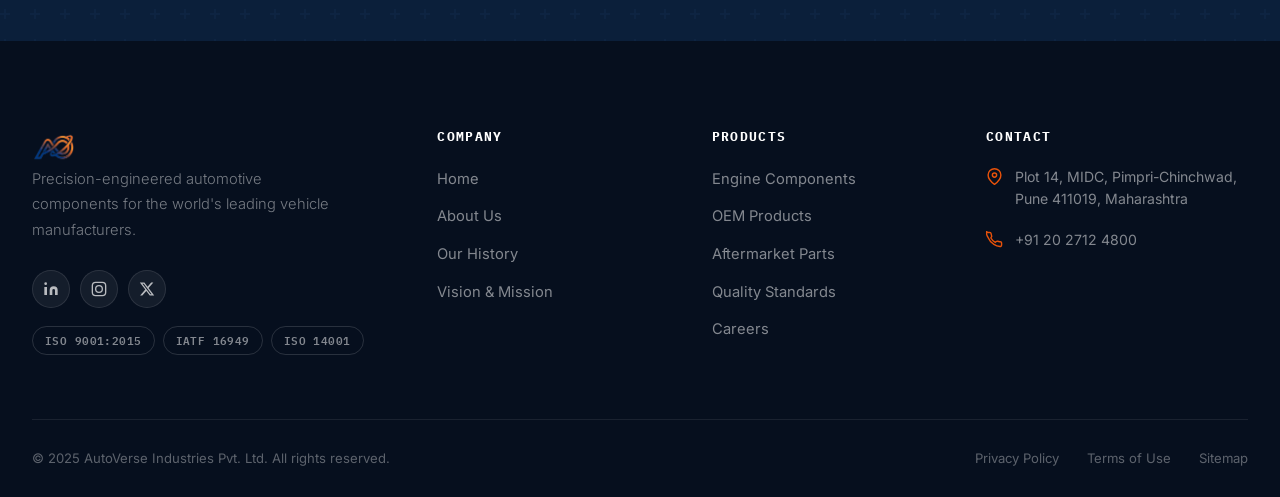
<file: careers.html>
<!DOCTYPE html>
<html lang="en">

<head>
  <meta charset="UTF-8" />
  <meta name="viewport" content="width=device-width,initial-scale=1" />
  <title>Careers — AutoVerse Industries</title>
  <meta name="description"
    content="Join AutoVerse — a growing team of 2,000+ engineers, technicians, and professionals building the future of automotive manufacturing." />
  <link rel="stylesheet" href="assets/css/style.css" />
  <link rel="stylesheet" href="assets/css/inner.css" />
  <style>
    /* ── Careers Hero ── */
    .careers-page-hero {
      position: relative;
      min-height: 520px;
      background: linear-gradient(135deg, #060f1e 0%, #0B1F3A 50%, #112a4a 100%);
      overflow: hidden;
      display: flex;
      align-items: flex-end;
    }

    .careers-hero-bg {
      position: absolute;
      inset: 0;
      background-image: url('assets/images/team_illustration.png');
      background-size: cover;
      background-position: center top;
      opacity: 0.15;
    }

    .careers-hero-inner {
      position: relative;
      z-index: 2;
      padding: 120px 0 60px;
    }

    .careers-hero-inner h1 {
      color: white;
      font-size: clamp(2.4rem, 4.5vw, 3.8rem);
      margin-bottom: 18px;
    }

    .careers-hero-inner>p {
      color: rgba(255, 255, 255, .55);
      font-size: 1.05rem;
      font-weight: 300;
      max-width: 520px;
      line-height: 1.7;
      margin-bottom: 40px;
    }

    /* ── Life Gallery ── */
    .life-gallery {
      display: grid;
      grid-template-columns: 1fr 1fr 1fr;
      gap: 12px;
      height: 300px;
    }

    .life-gallery-item {
      position: relative;
      overflow: hidden;
      border-radius: var(--radius);
    }

    .life-gallery-item img {
      width: 100%;
      height: 100%;
      object-fit: cover;
      transition: transform 0.5s ease;
    }

    .life-gallery-item:hover img {
      transform: scale(1.06);
    }

    .life-gallery-item:first-child {
      grid-column: span 1;
    }

    .life-gallery-overlay {
      position: absolute;
      bottom: 0;
      left: 0;
      right: 0;
      background: linear-gradient(transparent, rgba(6, 15, 30, .8));
      padding: 16px 14px 12px;
      color: white;
      font-family: var(--ff-display);
      font-size: .78rem;
      font-weight: 700;
      letter-spacing: .08em;
      text-transform: uppercase;
    }

    /* ── Benefits with icons ── */
    .benefits-icon-grid {
      display: grid;
      grid-template-columns: repeat(3, 1fr);
      gap: 20px;
    }

    .benefit-icon-card {
      background: var(--white);
      border: 1px solid var(--gray-200);
      border-radius: var(--radius-lg);
      padding: 28px 22px;
      text-align: center;
      transition: var(--transition);
    }

    .benefit-icon-card:hover {
      transform: translateY(-4px);
      box-shadow: var(--shadow-md);
      border-color: var(--orange);
    }

    .benefit-icon {
      width: 56px;
      height: 56px;
      background: rgba(232, 82, 10, .08);
      border-radius: 50%;
      display: flex;
      align-items: center;
      justify-content: center;
      margin: 0 auto 16px;
      color: var(--orange);
      transition: var(--transition);
    }

    .benefit-icon-card:hover .benefit-icon {
      background: var(--orange);
      color: white;
    }

    .benefit-icon svg {
      width: 26px;
      height: 26px;
    }

    .benefit-icon-card h5 {
      color: var(--navy);
      margin-bottom: 6px;
    }

    .benefit-icon-card p {
      font-size: .85rem;
      color: var(--slate);
      font-weight: 300;
    }

    /* ── Job Cards enhanced ── */
    .job-card-enhanced {
      background: var(--white);
      border: 1px solid var(--gray-200);
      border-radius: var(--radius-lg);
      padding: 28px;
      transition: var(--transition);
      margin-bottom: 16px;
    }

    .job-card-enhanced:hover {
      border-color: var(--orange);
      box-shadow: var(--shadow-md);
    }

    .job-card-header {
      display: flex;
      align-items: flex-start;
      justify-content: space-between;
      gap: 16px;
      flex-wrap: wrap;
      margin-bottom: 16px;
    }

    .job-card-header h5 {
      color: var(--navy);
      font-size: 1.05rem;
      margin-bottom: 6px;
    }

    .job-meta {
      display: flex;
      gap: 8px;
      flex-wrap: wrap;
    }

    .job-tag {
      font-family: var(--ff-ui);
      font-size: .7rem;
      font-weight: 600;
      text-transform: uppercase;
      letter-spacing: .08em;
      padding: 4px 10px;
      border-radius: 40px;
      background: var(--offwhite);
      color: var(--slate);
    }

    .job-tag.orange {
      background: rgba(232, 82, 10, .1);
      color: var(--orange);
    }

    .job-card-enhanced p {
      color: var(--slate);
      font-size: .9rem;
      font-weight: 300;
      margin-bottom: 16px;
    }

    .job-card-footer {
      display: flex;
      align-items: center;
      justify-content: space-between;
      gap: 12px;
      flex-wrap: wrap;
    }

    .job-dept {
      font-family: var(--ff-ui);
      font-size: .72rem;
      font-weight: 600;
      color: var(--slate);
      letter-spacing: .06em;
      text-transform: uppercase;
    }

    /* ── Values strip ── */
    .culture-values {
      display: grid;
      grid-template-columns: repeat(4, 1fr);
      gap: 0;
      border: 1px solid var(--gray-200);
      border-radius: var(--radius-lg);
      overflow: hidden;
    }

    .culture-value {
      padding: 32px 24px;
      text-align: center;
      border-right: 1px solid var(--gray-200);
      transition: var(--transition);
    }

    .culture-value:last-child {
      border-right: none;
    }

    .culture-value:hover {
      background: var(--navy);
    }

    .culture-value:hover h5,
    .culture-value:hover p {
      color: white;
    }

    .culture-value:hover .cv-icon {
      background: var(--orange);
      color: white;
    }

    .cv-icon {
      width: 48px;
      height: 48px;
      background: rgba(232, 82, 10, .08);
      border-radius: var(--radius);
      display: flex;
      align-items: center;
      justify-content: center;
      color: var(--orange);
      margin: 0 auto 14px;
      transition: var(--transition);
    }

    .cv-icon svg {
      width: 24px;
      height: 24px;
    }

    .culture-value h5 {
      color: var(--navy);
      margin-bottom: 6px;
      transition: var(--transition);
    }

    .culture-value p {
      font-size: .82rem;
      color: var(--slate);
      font-weight: 300;
      transition: var(--transition);
    }

    @media(max-width:1024px) {
      .benefits-icon-grid {
        grid-template-columns: 1fr 1fr;
      }

      .culture-values {
        grid-template-columns: 1fr 1fr;
      }

      .culture-value {
        border-right: none;
        border-bottom: 1px solid var(--gray-200);
      }

      .careers-hero-stats {
        grid-template-columns: repeat(2, 1fr);
      }
    }

    @media(max-width:640px) {
      .life-gallery {
        grid-template-columns: 1fr;
        height: auto;
      }

      .life-gallery-item {
        height: 180px;
      }

      .benefits-icon-grid {
        grid-template-columns: 1fr;
      }

      .culture-values {
        grid-template-columns: 1fr;
      }
    }
  </style>
</head>

<body>

  <!-- NAVBAR -->
  <nav class="navbar">
    <div class="container nav-inner">
      <a href="index.html" class="nav-logo">
        <img src="assets/images/logo.png" alt="AutoVerse" class="nav-logo-img" />
      </a>
      <ul class="nav-links">
        <li class="nav-item"><a class="nav-link" href="index.html" data-page="index.html">Home</a></li>
        <li class="nav-item">
          <a class="nav-link" href="about.html" data-page="about.html">About Us <span class="nav-plus">+</span></a>
          <div class="nav-dropdown">
            <a href="about.html#history">Company History</a>
            <a href="about.html#vision">Our Vision</a>
            <a href="about.html#strengths">Our Strengths</a>
          </div>
        </li>
        <li class="nav-item">
          <a class="nav-link" href="markets.html" data-page="markets.html">Markets &amp; Products <span
              class="nav-plus">+</span></a>
          <div class="nav-dropdown">
            <a href="markets.html#markets">Markets We Serve</a>
            <a href="markets.html#components">Automotive Components</a>
            <a href="markets.html#oem">OEM Products</a>
            <a href="markets.html#aftermarket">Aftermarket Products</a>
            <a href="markets.html#quality">Quality Standards</a>
          </div>
        </li>
        <li class="nav-item">
          <a class="nav-link active" href="careers.html" data-page="careers.html">Careers <span
              class="nav-plus">+</span></a>
          <div class="nav-dropdown">
            <a href="#why">Why AutoVerse</a>
            <a href="#benefits">Employee Benefits</a>
            <a href="#opportunities">Current Openings</a>
            <a href="#culture">Company Culture</a>
          </div>
        </li>
        <li class="nav-item"><a class="nav-link" href="contact.html" data-page="contact.html">Contact Us</a></li>
      </ul>
      <div class="nav-cta"><a href="contact.html" class="btn btn-primary"
          style="padding:10px 22px;font-size:.85rem;">Get a Quote</a></div>
      <div class="hamburger" id="hamburger" aria-label="Menu"><span></span><span></span><span></span></div>
    </div>
  </nav>

  <div class="nav-mobile" id="navMobile">
    <div class="nav-mobile-item"><a class="nav-mobile-link" href="index.html">Home</a></div>
    <div class="nav-mobile-item">
      <div class="nav-mobile-link" data-toggle="about">About Us <span class="nav-mobile-plus">+</span></div>
      <div class="nav-mobile-sub"><a href="about.html#history">History</a><a href="about.html#vision">Vision</a></div>
    </div>
    <div class="nav-mobile-item">
      <div class="nav-mobile-link" data-toggle="markets">Markets &amp; Products <span class="nav-mobile-plus">+</span>
      </div>
      <div class="nav-mobile-sub"><a href="markets.html#markets">Markets</a><a
          href="markets.html#components">Components</a></div>
    </div>
    <div class="nav-mobile-item">
      <div class="nav-mobile-link" data-toggle="careers">Careers <span class="nav-mobile-plus">+</span></div>
      <div class="nav-mobile-sub"><a href="#benefits">Benefits</a><a href="#opportunities">Openings</a><a
          href="#culture">Culture</a></div>
    </div>
    <div class="nav-mobile-item"><a class="nav-mobile-link" href="contact.html">Contact Us</a></div>
    <a href="contact.html" class="btn btn-primary" style="margin-top:24px;">Get a Quote</a>
  </div>

  <!-- HERO -->
  <section class="careers-page-hero">
    <div class="careers-hero-bg"></div>
    <div class="container">
      <div class="careers-hero-inner">
        <nav class="breadcrumb" aria-label="Breadcrumb">
          <a href="index.html" style="color:rgba(255,255,255,.4);font-size:.82rem;">Home</a>
          <span style="color:rgba(255,255,255,.25);margin:0 8px;font-size:.82rem;">/</span>
          <span style="color:var(--orange);font-size:.82rem;">Careers</span>
        </nav>
        <h1>Shape the Future<br><em style="color:var(--orange);font-style:normal;">of Mobility</em></h1>
        <p>Join a team of 2,000+ engineers and professionals building world-class automotive components that move the
          world forward.</p>
        <div class="careers-hero-stats">
          <div class="careers-stat">
            <div class="careers-stat-num" data-count="2000" data-suffix="+">0</div>
            <div class="careers-stat-label">Team Members</div>
          </div>
          <div class="careers-stat">
            <div class="careers-stat-num" data-count="120" data-suffix="+">0</div>
            <div class="careers-stat-label">R&amp;D Engineers</div>
          </div>
          <div class="careers-stat">
            <div class="careers-stat-num" data-count="12" data-suffix="">0</div>
            <div class="careers-stat-label">Open Positions</div>
          </div>
        </div>
      </div>
    </div>
  </section>

  <!-- LIFE AT AUTOVERSE -->
  <section class="section" id="culture">
    <div class="container">
      <div class="section-line"><span>Life at AutoVerse</span></div>
      <h2 class="section-title anim-up">Our People &amp; Culture</h2>
      <p class="section-sub anim-up delay-1">A collaborative, innovative environment where every team member's
        contribution matters.</p>
      <div class="life-gallery anim-fade delay-2">
        <div class="life-gallery-item">
          <img src="assets/images/team_illustration.png"
            alt="Our diverse team" />
          <div class="life-gallery-overlay">Our Team</div>
        </div>
        <div class="life-gallery-item">
          <img src="assets/images/factory_assembly.png"
            alt="State of the art facility" />
          <div class="life-gallery-overlay">Our Facilities</div>
        </div>
        <div class="life-gallery-item">
          <img src="assets/images/quality_control.png"
            alt="Innovation Lab" />
          <div class="life-gallery-overlay">Innovation Lab</div>
        </div>
      </div>

      <div class="culture-values anim-up delay-3" style="margin-top:48px;">
        <div class="culture-value">
          <div class="cv-icon"><svg viewBox="0 0 24 24" fill="none" stroke="currentColor" stroke-width="2">
              <path d="M17 21v-2a4 4 0 00-4-4H5a4 4 0 00-4 4v2" />
              <circle cx="9" cy="7" r="4" />
              <path d="M23 21v-2a4 4 0 00-3-3.87" />
              <path d="M16 3.13a4 4 0 010 7.75" />
            </svg></div>
          <h5>Collaboration</h5>
          <p>Cross-functional teams working toward shared excellence</p>
        </div>
        <div class="culture-value">
          <div class="cv-icon"><svg viewBox="0 0 24 24" fill="none" stroke="currentColor" stroke-width="2">
              <polygon points="13 2 3 14 12 14 11 22 21 10 12 10 13 2" />
            </svg></div>
          <h5>Innovation</h5>
          <p>Continuous improvement culture and R&amp;D investment</p>
        </div>
        <div class="culture-value">
          <div class="cv-icon"><svg viewBox="0 0 24 24" fill="none" stroke="currentColor" stroke-width="2">
              <path d="M22 10v6M2 10l10-5 10 5-10 5z" />
              <path d="M6 12v5c3 3 9 3 12 0v-5" />
            </svg></div>
          <h5>Growth</h5>
          <p>Structured learning paths and career development</p>
        </div>
        <div class="culture-value">
          <div class="cv-icon"><svg viewBox="0 0 24 24" fill="none" stroke="currentColor" stroke-width="2">
              <path
                d="M20.84 4.61a5.5 5.5 0 00-7.78 0L12 5.67l-1.06-1.06a5.5 5.5 0 00-7.78 7.78l1.06 1.06L12 21.23l7.78-7.78 1.06-1.06a5.5 5.5 0 000-7.78z" />
            </svg></div>
          <h5>Wellbeing</h5>
          <p>Comprehensive health, safety, and wellness programs</p>
        </div>
      </div>
    </div>
  </section>

  <!-- WHY JOIN AUTOVERSE -->
  <section class="section" style="background:var(--offwhite);" id="why">
    <div class="container">
      <div style="display:grid;grid-template-columns:1fr 1fr;gap:64px;align-items:center;">
        <div>
          <div class="section-line"><span>Why Join Us</span></div>
          <h2 class="section-title anim-up">Build Your Career Here</h2>
          <p class="anim-up delay-1" style="color:var(--slate);font-weight:300;margin-bottom:32px;line-height:1.8;">
            AutoVerse offers more than a job — a career built on real engineering challenges, world-class training, and
            a team that celebrates your growth.
          </p>
          <div style="display:flex;flex-direction:column;gap:16px;" class="anim-up delay-2">
            <div style="display:flex;align-items:center;gap:14px;">
              <div style="width:10px;height:10px;background:var(--orange);border-radius:50%;flex-shrink:0;"></div>
              <span style="color:var(--navy);font-weight:500;">Work on components for 200+ global OEM brands</span>
            </div>
            <div style="display:flex;align-items:center;gap:14px;">
              <div style="width:10px;height:10px;background:var(--orange);border-radius:50%;flex-shrink:0;"></div>
              <span style="color:var(--navy);font-weight:500;">Access to state-of-the-art CNC, automation, and EV
                labs</span>
            </div>
            <div style="display:flex;align-items:center;gap:14px;">
              <div style="width:10px;height:10px;background:var(--orange);border-radius:50%;flex-shrink:0;"></div>
              <span style="color:var(--navy);font-weight:500;">Structured mentoring and leadership development
                programs</span>
            </div>
            <div style="display:flex;align-items:center;gap:14px;">
              <div style="width:10px;height:10px;background:var(--orange);border-radius:50%;flex-shrink:0;"></div>
              <span style="color:var(--navy);font-weight:500;">International exposure through global client
                projects</span>
            </div>
          </div>
        </div>
        <div class="anim-left">
          <img src="assets/images/team_illustration.png"
            alt="AutoVerse Team at Work"
            style="width:100%;border-radius:var(--radius-lg);box-shadow:var(--shadow-lg);" />
        </div>
      </div>
    </div>
  </section>

  <!-- BENEFITS -->
  <section class="section" id="benefits">
    <div class="container">
      <div class="section-line"><span>What We Offer</span></div>
      <h2 class="section-title anim-up">Employee Benefits</h2>
      <p class="section-sub anim-up delay-1">Comprehensive benefits designed to support your health, growth, and
        financial security.</p>
      <div class="benefits-icon-grid">
        <div class="benefit-icon-card anim-up delay-1">
          <div class="benefit-icon"><svg viewBox="0 0 24 24" fill="none" stroke="currentColor" stroke-width="2">
              <path d="M22 12h-4l-3 9L9 3l-3 9H2" />
            </svg></div>
          <h5>Health Insurance</h5>
          <p>Comprehensive medical, dental, and vision coverage for you and your family.</p>
        </div>
        <div class="benefit-icon-card anim-up delay-2">
          <div class="benefit-icon"><svg viewBox="0 0 24 24" fill="none" stroke="currentColor" stroke-width="2">
              <path d="M22 10v6M2 10l10-5 10 5-10 5z" />
              <path d="M6 12v5c3 3 9 3 12 0v-5" />
            </svg></div>
          <h5>Learning &amp; Development</h5>
          <p>Annual training budget, certification support, and access to global technical workshops.</p>
        </div>
        <div class="benefit-icon-card anim-up delay-3">
          <div class="benefit-icon"><svg viewBox="0 0 24 24" fill="none" stroke="currentColor" stroke-width="2">
              <rect x="2" y="3" width="20" height="14" rx="2" />
              <line x1="8" y1="21" x2="16" y2="21" />
              <line x1="12" y1="17" x2="12" y2="21" />
            </svg></div>
          <h5>Flexible Work</h5>
          <p>Hybrid arrangements for office roles and flexible shift options for production teams.</p>
        </div>
        <div class="benefit-icon-card anim-up delay-2">
          <div class="benefit-icon"><svg viewBox="0 0 24 24" fill="none" stroke="currentColor" stroke-width="2">
              <path d="M12 2l3.09 6.26L22 9.27l-5 4.87 1.18 6.88L12 17.77l-6.18 3.25L7 14.14 2 9.27l6.91-1.01L12 2z" />
            </svg></div>
          <h5>Performance Bonuses</h5>
          <p>Quarterly and annual performance incentives linked to individual and team achievements.</p>
        </div>
        <div class="benefit-icon-card anim-up delay-3">
          <div class="benefit-icon"><svg viewBox="0 0 24 24" fill="none" stroke="currentColor" stroke-width="2">
              <path d="M3 9l9-7 9 7v11a2 2 0 01-2 2H5a2 2 0 01-2-2z" />
              <polyline points="9 22 9 12 15 12 15 22" />
            </svg></div>
          <h5>Provident Fund</h5>
          <p>Company-matched PF contributions and gratuity plan for long-term financial security.</p>
        </div>
        <div class="benefit-icon-card anim-up delay-4">
          <div class="benefit-icon"><svg viewBox="0 0 24 24" fill="none" stroke="currentColor" stroke-width="2">
              <circle cx="12" cy="12" r="10" />
              <line x1="12" y1="8" x2="12" y2="12" />
              <line x1="12" y1="16" x2="12.01" y2="16" />
            </svg></div>
          <h5>Internship Program</h5>
          <p>Structured 6-month internships for engineering graduates with pre-placement offer opportunities.</p>
        </div>
      </div>
    </div>
  </section>

  <!-- CURRENT OPENINGS -->
  <section class="section" style="background:var(--offwhite);" id="opportunities">
    <div class="container">
      <div class="section-line"><span>Join Us</span></div>
      <h2 class="section-title anim-up">Current Openings</h2>
      <p class="section-sub anim-up delay-1">Find your role at AutoVerse. We're hiring across engineering,
        manufacturing, and business functions.</p>

      <div class="anim-up delay-2">
        <div class="job-card-enhanced">
          <div class="job-card-header">
            <div>
              <h5>Senior CNC Programmer</h5>
              <div class="job-meta">
                <span class="job-tag orange">Full-Time</span>
                <span class="job-tag">Pune</span>
                <span class="job-tag">Engineering</span>
              </div>
            </div>
            <a href="contact.html" class="btn btn-primary"
              style="padding:10px 20px;font-size:.82rem;flex-shrink:0;">Apply Now</a>
          </div>
          <p>Develop and optimize CNC programs for 5-axis machining centers. 5+ years experience with Fanuc/Siemens
            controls required.</p>
          <div class="job-card-footer">
            <span class="job-dept">Manufacturing · 5+ Years Experience</span>
          </div>
        </div>

        <div class="job-card-enhanced">
          <div class="job-card-header">
            <div>
              <h5>Quality Engineer — APQP</h5>
              <div class="job-meta">
                <span class="job-tag orange">Full-Time</span>
                <span class="job-tag">Pune</span>
                <span class="job-tag">Quality</span>
              </div>
            </div>
            <a href="contact.html" class="btn btn-primary"
              style="padding:10px 20px;font-size:.82rem;flex-shrink:0;">Apply Now</a>
          </div>
          <p>Lead APQP and PPAP processes for new product introductions. IATF 16949 internal auditor certification
            preferred.</p>
          <div class="job-card-footer">
            <span class="job-dept">Quality · 3–6 Years Experience</span>
          </div>
        </div>

        <div class="job-card-enhanced">
          <div class="job-card-header">
            <div>
              <h5>R&amp;D Engineer — EV Components</h5>
              <div class="job-meta">
                <span class="job-tag orange">Full-Time</span>
                <span class="job-tag">Pune</span>
                <span class="job-tag">R&amp;D</span>
              </div>
            </div>
            <a href="contact.html" class="btn btn-primary"
              style="padding:10px 20px;font-size:.82rem;flex-shrink:0;">Apply Now</a>
          </div>
          <p>Design and develop precision components for EV platforms. Experience in lightweight materials and EV
            powertrain a plus.</p>
          <div class="job-card-footer">
            <span class="job-dept">Research &amp; Development · 2–5 Years</span>
          </div>
        </div>

        <div class="job-card-enhanced">
          <div class="job-card-header">
            <div>
              <h5>Production Supervisor</h5>
              <div class="job-meta">
                <span class="job-tag orange">Full-Time</span>
                <span class="job-tag">Chennai</span>
                <span class="job-tag">Operations</span>
              </div>
            </div>
            <a href="contact.html" class="btn btn-primary"
              style="padding:10px 20px;font-size:.82rem;flex-shrink:0;">Apply Now</a>
          </div>
          <p>Oversee day-to-day stamping operations at Plant 2 Chennai. Lead a team of 40+ operators with focus on
            safety and OEE.</p>
          <div class="job-card-footer">
            <span class="job-dept">Operations · 4+ Years Experience</span>
          </div>
        </div>

        <div class="job-card-enhanced" style="border:2px dashed var(--orange);background:rgba(232,82,10,.02);">
          <div class="job-card-header">
            <div>
              <h5>Graduate Engineering Internship — 2025 Batch</h5>
              <div class="job-meta">
                <span class="job-tag orange">Internship</span>
                <span class="job-tag">Pune / Chennai</span>
                <span class="job-tag">6 Months</span>
              </div>
            </div>
            <a href="contact.html" class="btn btn-dark" style="padding:10px 20px;font-size:.82rem;flex-shrink:0;">Apply
              Now</a>
          </div>
          <p>Hands-on internship across manufacturing, quality, or R&amp;D for BE/B.Tech graduates. PPO available for
            top performers.</p>
          <div class="job-card-footer">
            <span class="job-dept" style="color:var(--orange);">🎓 Internship Program — Fresh Graduates Welcome</span>
          </div>
        </div>
      </div>
    </div>
  </section>

  <!-- CTA -->
  <section class="cta-section">
    <div class="cta-bg"></div>
    <div class="container cta-inner">
      <div class="cta-text anim-up">
        <span class="tag">Don't See Your Role?</span>
        <h2>Send Us Your Resume</h2>
        <p>We're always looking for talented engineers and professionals. Drop us your CV and we'll be in touch.</p>
      </div>
      <div class="cta-actions anim-up delay-2">
        <a href="contact.html" class="btn btn-primary">Send Your CV</a>
        <a href="about.html" class="btn btn-outline">Learn About Us</a>
      </div>
    </div>
  </section>

  <!-- FOOTER -->
  <footer class="footer">
    <div class="container">
      <div class="footer-top">
        <div class="footer-brand">
          <a href="index.html" class="nav-logo" style="margin-bottom:0;">
            <img src="assets/images/logo.png" alt="AutoVerse" class="nav-logo-img" style="height:38px;" />
          </a>
          <p>Precision-engineered automotive components for the world's leading vehicle manufacturers.</p>
          <div class="footer-socials">
            <a href="#" class="social-btn" aria-label="LinkedIn"><svg viewBox="0 0 24 24" width="16" height="16"
                fill="currentColor">
                <path d="M16 8a6 6 0 016 6v7h-4v-7a2 2 0 00-2-2 2 2 0 00-2 2v7h-4v-7a6 6 0 016-6zM2 9h4v12H2z" />
                <circle cx="4" cy="4" r="2" />
              </svg></a>
            <a href="#" class="social-btn" aria-label="Instagram"><svg viewBox="0 0 24 24" width="16" height="16"
                fill="none" stroke="currentColor" stroke-width="2">
                <rect x="2" y="2" width="20" height="20" rx="5" />
                <circle cx="12" cy="12" r="5" />
              </svg></a>
            <a href="#" class="social-btn" aria-label="Twitter/X"><svg viewBox="0 0 24 24" width="16" height="16"
                fill="currentColor">
                <path
                  d="M18.244 2.25h3.308l-7.227 8.26 8.502 11.24H16.17l-5.214-6.817L4.99 21.75H1.68l7.73-8.835L1.254 2.25H8.08l4.713 6.231zm-1.161 17.52h1.833L7.084 4.126H5.117z" />
              </svg></a>
          </div>
          <div class="footer-certs">
            <span class="footer-cert-badge">ISO 9001:2015</span>
            <span class="footer-cert-badge">IATF 16949</span>
            <span class="footer-cert-badge">ISO 14001</span>
          </div>
        </div>
        <div class="footer-col">
          <h5>Company</h5>
          <ul>
            <li><a href="index.html">Home</a></li>
            <li><a href="about.html">About Us</a></li>
            <li><a href="about.html#history">Our History</a></li>
            <li><a href="about.html#vision">Vision &amp; Mission</a></li>
          </ul>
        </div>
        <div class="footer-col">
          <h5>Products</h5>
          <ul>
            <li><a href="markets.html#components">Engine Components</a></li>
            <li><a href="markets.html#oem">OEM Products</a></li>
            <li><a href="markets.html#aftermarket">Aftermarket Parts</a></li>
            <li><a href="markets.html#quality">Quality Standards</a></li>
            <li><a href="careers.html">Careers</a></li>
          </ul>
        </div>
        <div class="footer-col">
          <h5>Contact</h5>
          <div class="footer-contact-item">
            <svg viewBox="0 0 24 24">
              <path d="M21 10c0 7-9 13-9 13s-9-6-9-13a9 9 0 0118 0z" />
              <circle cx="12" cy="10" r="3" />
            </svg>
            <span>Plot 14, MIDC, Pimpri-Chinchwad,<br>Pune 411019, Maharashtra</span>
          </div>
          <div class="footer-contact-item">
            <svg viewBox="0 0 24 24">
              <path
                d="M22 16.92v3a2 2 0 01-2.18 2 19.79 19.79 0 01-8.63-3.07A19.5 19.5 0 013.07 9.5a19.79 19.79 0 01-3-8.59A2 2 0 012.18 2h3a2 2 0 012 1.72c.127.96.361 1.903.7 2.81a2 2 0 01-.45 2.11L6.91 9.91a16 16 0 006.29 6.29l1.27-1.27a2 2 0 012.11-.45c.907.339 1.85.573 2.81.7A2 2 0 0122 16.92z" />
            </svg>
            <span>+91 20 2712 4800</span>
          </div>
        </div>
      </div>
      <div class="footer-bottom">
        <span class="footer-copy">© 2025 AutoVerse Industries Pvt. Ltd. All rights reserved.</span>
        <div class="footer-legal"><a href="#">Privacy Policy</a><a href="#">Terms of Use</a><a href="#">Sitemap</a>
        </div>
      </div>
    </div>
  </footer>

  <a href="https://wa.me/912027124800" class="whatsapp-float" target="_blank" rel="noopener noreferrer"
    aria-label="Chat on WhatsApp">
    <svg width="24" height="24" viewBox="0 0 24 24" fill="currentColor">
      <path
        d="M.057 24l1.687-6.163c-1.041-1.804-1.588-3.849-1.587-5.946C.06 5.348 5.397.01 12.008.01c3.202.001 6.212 1.246 8.477 3.514 2.266 2.268 3.507 5.28 3.505 8.484-.004 6.657-5.34 11.997-11.953 11.997-2.005-.001-3.973-.502-5.724-1.458L0 24zm6.59-4.846c1.6.95 3.188 1.449 4.625 1.451 5.403.002 9.803-4.394 9.806-9.799.002-2.617-1.01-5.078-2.854-6.924C16.379 2.036 13.924 1.02 11.3 1.018c-5.41 0-9.81 4.403-9.813 9.806-.001 1.702.443 3.36 1.287 4.81l-.993 3.626 3.71-.973z" />
    </svg>
  </a>
  <button id="backToTop" class="back-to-top" aria-label="Back to Top">
    <svg width="20" height="20" viewBox="0 0 24 24" fill="none" stroke="currentColor" stroke-width="3"
      stroke-linecap="round" stroke-linejoin="round">
      <polyline points="18 15 12 9 6 15"></polyline>
    </svg>
  </button>

  <script src="assets/js/main.js"></script>
</body>

</html>
</file>
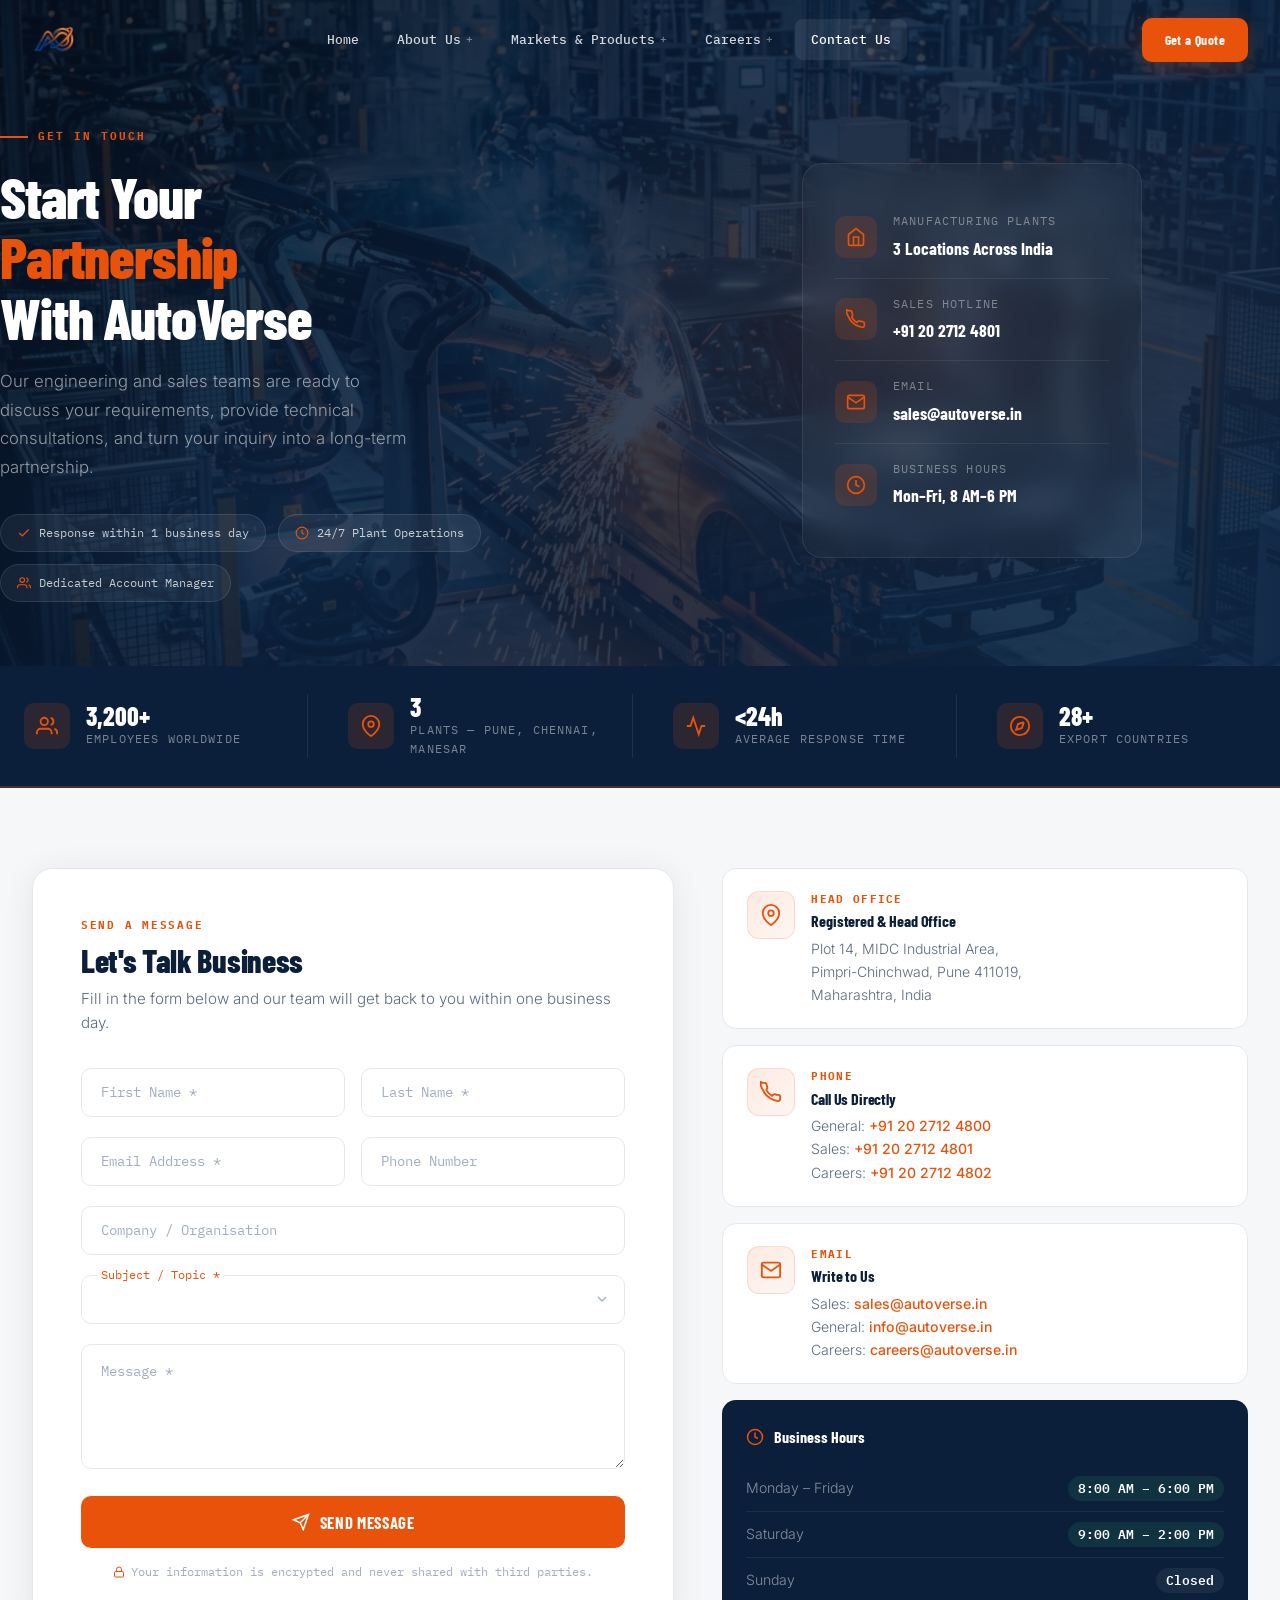
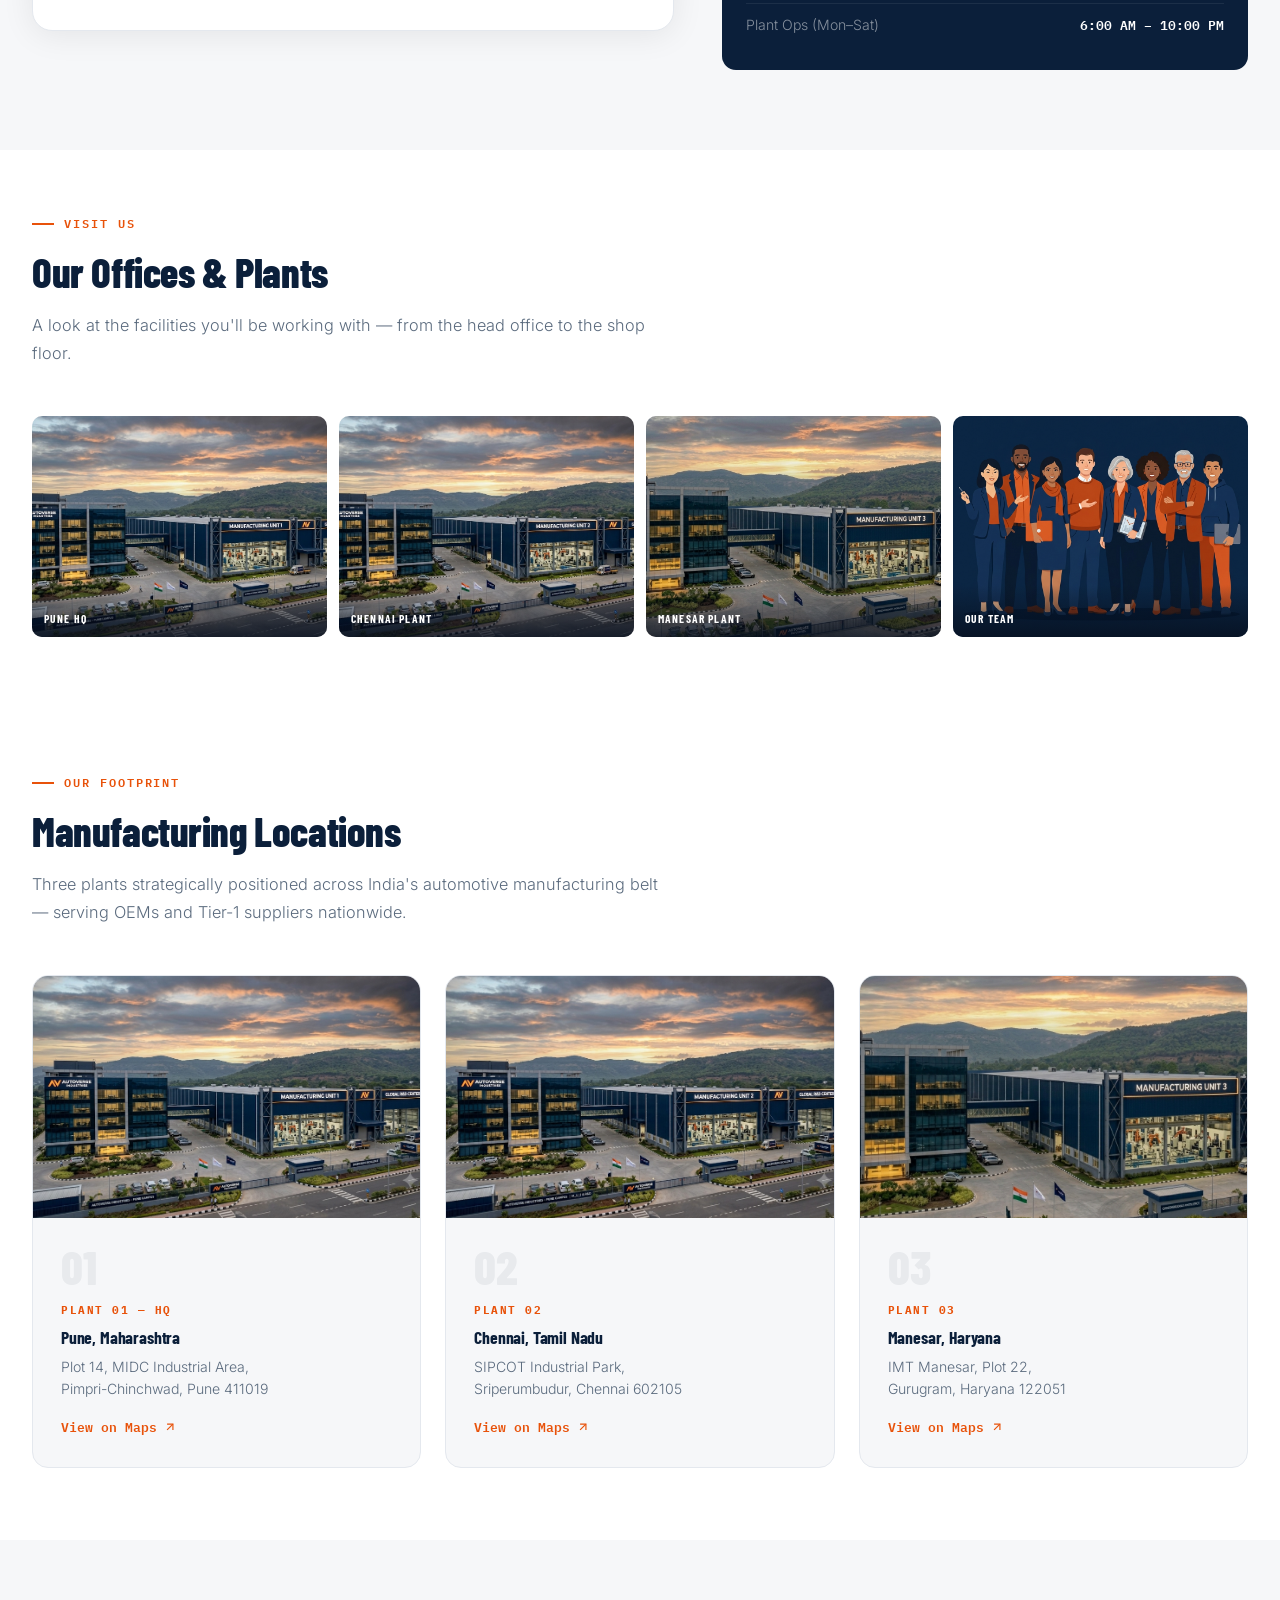
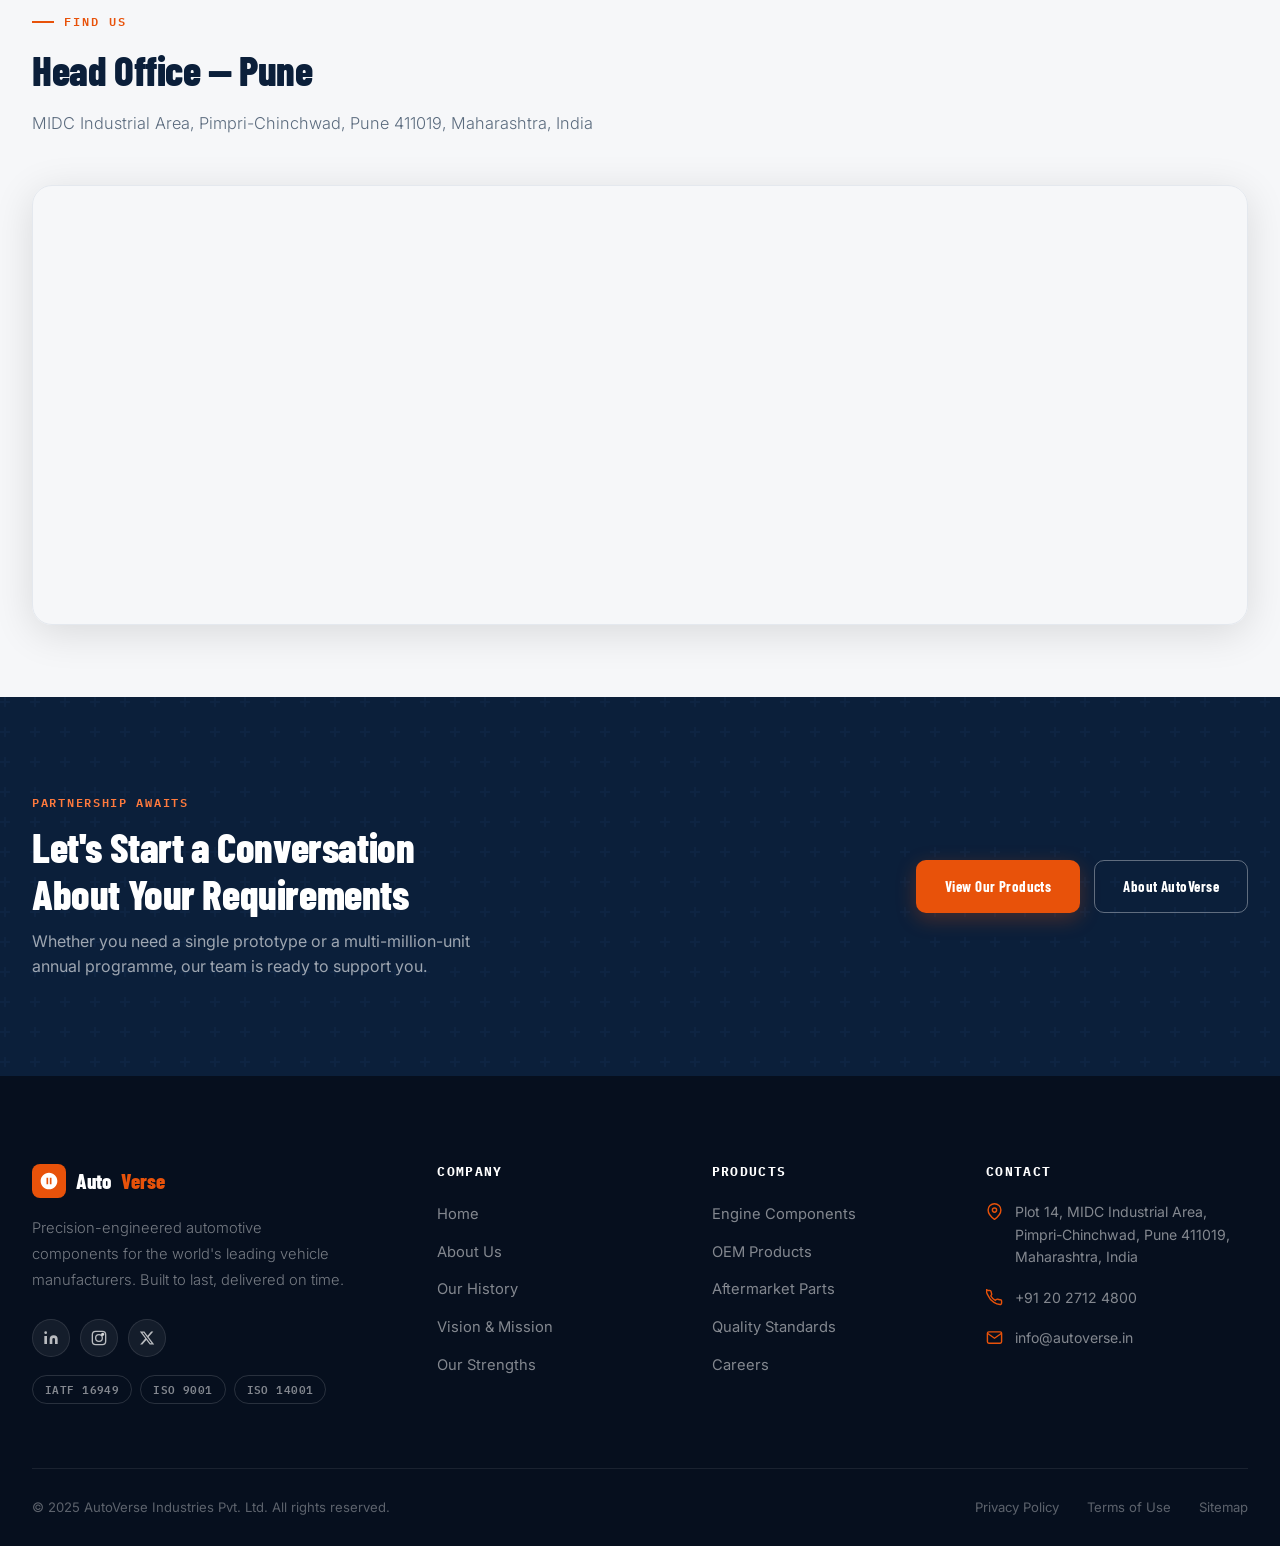
<file: contact.html>
<!DOCTYPE html>
<html lang="en">

<head>
  <meta charset="UTF-8" />
  <meta name="viewport" content="width=device-width,initial-scale=1" />
  <title>Contact Us — AutoVerse Industries</title>
  <meta name="description"
    content="Get in touch with AutoVerse — request a quote, technical consultation, or visit our manufacturing plants in Pune, Chennai, and Manesar." />
  <link rel="stylesheet" href="assets/css/style.css" />
  <link rel="stylesheet" href="assets/css/inner.css" />
  <style>
    /* ── Contact Page Overrides ───────────────────────── */

    /* Hero */
    .contact-page-hero {
      position: relative;
      min-height: 380px;
      display: flex;
      align-items: flex-end;
      overflow: hidden;
      background: linear-gradient(135deg, #060f1e 0%, #0B1F3A 45%, #112a4a 100%);
    }

    .contact-hero-bg-img {
      position: absolute;
      inset: 0;
      background-image: url('assets/images/factory_assembly.png');
      background-size: cover;
      background-position: center;
      opacity: 0.15;
      z-index: 0;
    }

    .contact-page-hero::before {
      content: '';
      position: absolute;
      inset: 0;
      background:
        radial-gradient(ellipse 60% 70% at 70% 50%, rgba(232, 82, 10, .12) 0%, transparent 60%),
        radial-gradient(ellipse 40% 50% at 20% 80%, rgba(30, 74, 122, .25) 0%, transparent 55%);
      pointer-events: none;
    }

    .contact-hero-grid {
      display: grid;
      grid-template-columns: 1fr 1fr;
      gap: 48px;
      align-items: center;
      padding: 120px 0 64px;
      position: relative;
      z-index: 1;
    }

    .contact-hero-eyebrow {
      display: inline-flex;
      align-items: center;
      gap: 10px;
      font-family: var(--ff-ui);
      font-size: .7rem;
      font-weight: 700;
      letter-spacing: .18em;
      text-transform: uppercase;
      color: var(--orange);
      margin-bottom: 20px;
    }

    .contact-hero-eyebrow::before {
      content: '';
      display: block;
      width: 28px;
      height: 2px;
      background: var(--orange);
    }

    .contact-hero-title {
      font-family: var(--ff-display);
      font-size: clamp(2.6rem, 4.5vw, 4rem);
      font-weight: 800;
      color: #fff;
      line-height: 1.05;
      margin-bottom: 20px;
      letter-spacing: -.02em;
    }

    .contact-hero-title span {
      color: var(--orange);
    }

    .contact-hero-desc {
      color: rgba(255, 255, 255, .55);
      font-size: 1.05rem;
      font-weight: 300;
      max-width: 420px;
      line-height: 1.7;
    }

    .contact-hero-badges {
      display: flex;
      gap: 12px;
      margin-top: 32px;
      flex-wrap: wrap;
    }

    .hero-badge {
      display: flex;
      align-items: center;
      gap: 8px;
      background: rgba(255, 255, 255, .06);
      border: 1px solid rgba(255, 255, 255, .1);
      border-radius: 40px;
      padding: 8px 16px;
      font-family: var(--ff-ui);
      font-size: .78rem;
      color: rgba(255, 255, 255, .75);
    }

    .hero-badge svg {
      width: 14px;
      height: 14px;
      color: var(--orange);
      flex-shrink: 0;
    }

    /* Hero illustration panel */
    .contact-hero-visual {
      display: flex;
      align-items: center;
      justify-content: center;
      position: relative;
    }

    .hero-visual-card {
      background: rgba(255, 255, 255, .04);
      border: 1px solid rgba(255, 255, 255, .08);
      border-radius: 20px;
      padding: 32px;
      width: 100%;
      max-width: 340px;
      backdrop-filter: blur(12px);
    }

    .hero-visual-stat {
      display: flex;
      align-items: center;
      gap: 16px;
      padding: 16px 0;
      border-bottom: 1px solid rgba(255, 255, 255, .07);
    }

    .hero-visual-stat:last-child {
      border-bottom: none;
    }

    .hero-stat-icon {
      width: 42px;
      height: 42px;
      flex-shrink: 0;
      background: rgba(232, 82, 10, .15);
      border-radius: 10px;
      display: flex;
      align-items: center;
      justify-content: center;
      color: var(--orange);
    }

    .hero-stat-icon svg {
      width: 20px;
      height: 20px;
    }

    .hero-stat-label {
      font-family: var(--ff-ui);
      font-size: .72rem;
      color: rgba(255, 255, 255, .4);
      text-transform: uppercase;
      letter-spacing: .1em;
      margin-bottom: 3px;
    }

    .hero-stat-value {
      font-family: var(--ff-display);
      font-size: 1.1rem;
      font-weight: 700;
      color: #fff;
    }

    /* Stats strip */
    .contact-stats-strip {
      background: var(--navy);
      border-bottom: 2px solid rgba(232, 82, 10, .3);
    }

    .contact-stats-inner {
      display: flex;
      justify-content: space-between;
      padding: 28px 0;
      gap: 16px;
      flex-wrap: wrap;
    }

    .c-stat {
      display: flex;
      align-items: center;
      gap: 16px;
      padding: 0 24px;
      border-right: 1px solid rgba(255, 255, 255, .08);
      flex: 1;
      min-width: 160px;
    }

    .c-stat:last-child {
      border-right: none;
    }

    .c-stat-icon {
      width: 46px;
      height: 46px;
      flex-shrink: 0;
      background: rgba(232, 82, 10, .15);
      border-radius: 10px;
      display: flex;
      align-items: center;
      justify-content: center;
      color: var(--orange);
    }

    .c-stat-icon svg {
      width: 22px;
      height: 22px;
    }

    .c-stat-num {
      font-family: var(--ff-display);
      font-size: 1.6rem;
      font-weight: 800;
      color: #fff;
      line-height: 1;
      margin-bottom: 2px;
    }

    .c-stat-label {
      font-family: var(--ff-ui);
      font-size: .72rem;
      color: rgba(255, 255, 255, .45);
      text-transform: uppercase;
      letter-spacing: .1em;
    }

    /* Contact main layout */
    .contact-main {
      background: var(--offwhite);
      padding: 80px 0;
    }

    .contact-main-grid {
      display: grid;
      grid-template-columns: 1.1fr 0.9fr;
      gap: 48px;
      align-items: start;
    }

    /* Form */
    .contact-form-panel {
      background: var(--white);
      border-radius: 20px;
      padding: 48px;
      box-shadow: 0 4px 32px rgba(0, 0, 0, .08);
      border: 1px solid var(--gray-200);
    }

    .form-panel-header {
      margin-bottom: 32px;
    }

    .form-panel-eyebrow {
      font-family: var(--ff-ui);
      font-size: .68rem;
      font-weight: 700;
      letter-spacing: .16em;
      text-transform: uppercase;
      color: var(--orange);
      margin-bottom: 8px;
    }

    .form-panel-header h2 {
      font-size: clamp(1.5rem, 2.5vw, 2rem);
      color: var(--navy);
      margin-bottom: 8px;
    }

    .form-panel-header p {
      color: var(--slate);
      font-weight: 300;
      font-size: .95rem;
    }

    /* Floating label inputs */
    .fl-group {
      position: relative;
      margin-bottom: 20px;
    }

    .fl-group label {
      position: absolute;
      top: 50%;
      left: 16px;
      transform: translateY(-50%);
      font-family: var(--ff-ui);
      font-size: .88rem;
      color: var(--gray-400);
      pointer-events: none;
      transition: all .2s ease;
      background: var(--white);
      padding: 0 4px;
    }

    .fl-group.textarea-group label {
      top: 16px;
      transform: none;
    }

    .fl-group input,
    .fl-group select,
    .fl-group textarea {
      width: 100%;
      padding: 14px 16px;
      border: 1.5px solid var(--gray-200);
      border-radius: 10px;
      font-family: var(--ff-body);
      font-size: .95rem;
      color: var(--text);
      background: var(--white);
      outline: none;
      transition: border-color .2s, box-shadow .2s;
      appearance: none;
    }

    .fl-group select {
      background-image: url("data:image/svg+xml,%3Csvg xmlns='http://www.w3.org/2000/svg' viewBox='0 0 24 24' fill='none' stroke='%23A0AEC0' stroke-width='2'%3E%3Cpolyline points='6 9 12 15 18 9'/%3E%3C/svg%3E");
      background-repeat: no-repeat;
      background-position: right 14px center;
      background-size: 16px;
      padding-right: 40px;
    }

    .fl-group textarea {
      resize: vertical;
      min-height: 120px;
    }

    .fl-group input:focus,
    .fl-group select:focus,
    .fl-group textarea:focus {
      border-color: var(--orange);
      box-shadow: 0 0 0 3px rgba(232, 82, 10, .08);
    }

    .fl-group input:focus+label,
    .fl-group input:not(:placeholder-shown)+label,
    .fl-group select:focus+label,
    .fl-group select:not([value=""])+label,
    .fl-group textarea:focus+label,
    .fl-group textarea:not(:placeholder-shown)+label {
      top: 0;
      font-size: .72rem;
      color: var(--orange);
      transform: translateY(-50%);
    }

    .form-two-col {
      display: grid;
      grid-template-columns: 1fr 1fr;
      gap: 16px;
    }

    .form-submit-btn {
      width: 100%;
      padding: 16px;
      background: var(--orange);
      color: #fff;
      border: none;
      border-radius: 10px;
      font-family: var(--ff-display);
      font-size: 1.05rem;
      font-weight: 700;
      letter-spacing: .04em;
      text-transform: uppercase;
      cursor: pointer;
      display: flex;
      align-items: center;
      justify-content: center;
      gap: 10px;
      transition: background .25s, transform .2s, box-shadow .2s;
      margin-top: 8px;
    }

    .form-submit-btn:hover {
      background: var(--orange-light);
      transform: translateY(-2px);
      box-shadow: 0 8px 24px rgba(232, 82, 10, .3);
    }

    .form-submit-btn svg {
      width: 18px;
      height: 18px;
    }

    .form-note {
      text-align: center;
      margin-top: 14px;
      font-family: var(--ff-ui);
      font-size: .75rem;
      color: var(--gray-400);
      display: flex;
      align-items: center;
      justify-content: center;
      gap: 6px;
    }

    .form-note svg {
      width: 12px;
      height: 12px;
      color: var(--orange);
    }

    /* Info panel */
    .contact-info-panel {
      display: flex;
      flex-direction: column;
      gap: 16px;
    }

    .info-card {
      background: var(--white);
      border-radius: 14px;
      padding: 22px 24px;
      display: flex;
      align-items: flex-start;
      gap: 16px;
      border: 1.5px solid var(--gray-200);
      transition: border-color .25s, transform .25s, box-shadow .25s;
    }

    .info-card:hover {
      border-color: var(--orange);
      transform: translateX(5px);
      box-shadow: 0 4px 20px rgba(232, 82, 10, .08);
    }

    .info-card-icon {
      width: 48px;
      height: 48px;
      flex-shrink: 0;
      background: linear-gradient(135deg, rgba(232, 82, 10, .12), rgba(232, 82, 10, .05));
      border-radius: 12px;
      display: flex;
      align-items: center;
      justify-content: center;
      color: var(--orange);
      border: 1px solid rgba(232, 82, 10, .15);
    }

    .info-card-icon svg {
      width: 22px;
      height: 22px;
    }

    .info-card-label {
      font-family: var(--ff-ui);
      font-size: .68rem;
      font-weight: 700;
      letter-spacing: .12em;
      text-transform: uppercase;
      color: var(--orange);
      margin-bottom: 4px;
    }

    .info-card h5 {
      color: var(--navy);
      font-size: 1rem;
      margin-bottom: 6px;
    }

    .info-card p {
      color: var(--slate);
      font-size: .88rem;
      font-weight: 300;
      line-height: 1.65;
    }

    .info-card a {
      color: var(--orange);
      font-weight: 500;
    }

    .info-card a:hover {
      text-decoration: underline;
    }

    /* Hours card */
    .hours-card {
      background: var(--navy);
      border-radius: 14px;
      padding: 24px;
      color: white;
    }

    .hours-card-title {
      display: flex;
      align-items: center;
      gap: 10px;
      font-family: var(--ff-display);
      font-size: 1rem;
      font-weight: 700;
      color: #fff;
      margin-bottom: 16px;
    }

    .hours-card-title svg {
      width: 18px;
      height: 18px;
      color: var(--orange);
    }

    .hours-row {
      display: flex;
      justify-content: space-between;
      align-items: center;
      padding: 10px 0;
      border-bottom: 1px solid rgba(255, 255, 255, .07);
      font-size: .88rem;
    }

    .hours-row:last-child {
      border-bottom: none;
    }

    .hours-row span:first-child {
      color: rgba(255, 255, 255, .5);
      font-weight: 300;
    }

    .hours-row span:last-child {
      color: #fff;
      font-weight: 600;
      font-family: var(--ff-ui);
      font-size: .82rem;
    }

    .hours-row .status-open {
      color: #4ade80;
      background: rgba(74, 222, 128, .1);
      padding: 2px 10px;
      border-radius: 40px;
      font-size: .72rem;
      font-weight: 700;
      font-family: var(--ff-ui);
    }

    .hours-row .status-closed {
      color: rgba(255, 255, 255, .35);
      background: rgba(255, 255, 255, .06);
      padding: 2px 10px;
      border-radius: 40px;
      font-size: .72rem;
      font-weight: 700;
      font-family: var(--ff-ui);
    }

    /* Plants section */
    .plants-section {
      background: var(--white);
      padding: 72px 0;
    }

    .plants-grid {
      display: grid;
      grid-template-columns: repeat(3, 1fr);
      gap: 24px;
      margin-top: 48px;
    }

    .plant-card {
      background: var(--offwhite);
      border-radius: 16px;
      padding: 0;
      border: 1.5px solid var(--gray-200);
      transition: all .3s;
      position: relative;
      overflow: hidden;
    }

    .plant-photo {
      aspect-ratio: 16/10;
      overflow: hidden;
    }

    .plant-photo img {
      width: 100%;
      height: 100%;
      object-fit: cover;
      transition: transform .5s ease;
    }

    .plant-card:hover .plant-photo img {
      transform: scale(1.06);
    }

    .plant-card-body {
      padding: 24px 28px 28px;
    }

    .plant-card::before {
      content: '';
      position: absolute;
      top: 0;
      left: 0;
      right: 0;
      height: 3px;
      background: var(--orange);
      transform: scaleX(0);
      transform-origin: left;
      transition: transform .3s;
    }

    .plant-card:hover {
      border-color: var(--orange);
      transform: translateY(-4px);
      box-shadow: var(--shadow-md);
    }

    .plant-card:hover::before {
      transform: scaleX(1);
    }

    .plant-number {
      font-family: var(--ff-display);
      font-size: 3rem;
      font-weight: 800;
      color: rgba(11, 31, 58, .06);
      line-height: 1;
      margin-bottom: 12px;
    }

    .plant-tag {
      font-family: var(--ff-ui);
      font-size: .68rem;
      font-weight: 700;
      letter-spacing: .14em;
      text-transform: uppercase;
      color: var(--orange);
      margin-bottom: 8px;
    }

    .plant-card h4 {
      color: var(--navy);
      margin-bottom: 8px;
      font-size: 1.1rem;
    }

    .plant-card p {
      color: var(--slate);
      font-size: .88rem;
      font-weight: 300;
      line-height: 1.6;
    }

    .plant-link {
      display: inline-flex;
      align-items: center;
      gap: 6px;
      margin-top: 16px;
      font-family: var(--ff-ui);
      font-size: .8rem;
      font-weight: 600;
      color: var(--orange);
      transition: gap .2s;
    }

    .plant-link:hover {
      gap: 10px;
    }

    .plant-link svg {
      width: 14px;
      height: 14px;
    }

    /* Map */
    .map-section {
      background: var(--offwhite);
      padding: 72px 0;
    }

    .map-container {
      margin-top: 40px;
      border-radius: 20px;
      overflow: hidden;
      box-shadow: 0 8px 40px rgba(0, 0, 0, .12);
      border: 1px solid var(--gray-200);
      height: 440px;
    }

    .map-container iframe {
      width: 100%;
      height: 100%;
      border: 0;
      display: block;
    }

    /* Success message */
    .form-success {
      display: none;
      background: linear-gradient(135deg, rgba(74, 222, 128, .1), rgba(74, 222, 128, .05));
      border: 1.5px solid rgba(74, 222, 128, .3);
      border-radius: 12px;
      padding: 24px;
      text-align: center;
      margin-top: 16px;
    }

    .form-success svg {
      width: 40px;
      height: 40px;
      color: #4ade80;
      margin: 0 auto 12px;
    }

    .form-success h4 {
      color: var(--navy);
      margin-bottom: 6px;
    }

    .form-success p {
      color: var(--slate);
      font-size: .9rem;
      font-weight: 300;
    }

    /* Responsive */
    @media (max-width: 1024px) {
      .contact-hero-grid {
        grid-template-columns: 1fr;
      }

      .contact-hero-visual {
        display: none;
      }

      .contact-main-grid {
        grid-template-columns: 1fr;
      }

      .plants-grid {
        grid-template-columns: 1fr;
      }
    }

    @media (max-width: 768px) {
      .contact-stats-inner {
        flex-direction: column;
        gap: 0;
      }

      .c-stat {
        border-right: none;
        border-bottom: 1px solid rgba(255, 255, 255, .08);
        padding: 16px 0;
      }

      .c-stat:last-child {
        border-bottom: none;
      }

      .form-two-col {
        grid-template-columns: 1fr;
      }

      .contact-form-panel {
        padding: 28px 20px;
      }

      .plants-grid {
        grid-template-columns: 1fr;
      }
    }
  </style>
</head>

<body>

  <!-- ══ NAVBAR ══════════════════════════════════════════ -->
  <nav class="navbar">
    <div class="container nav-inner">
      <a href="index.html" class="nav-logo">
        <img src="assets/images/logo.png" alt="AutoVerse" class="nav-logo-img" />
      </a>
      <ul class="nav-links">
        <li class="nav-item"><a class="nav-link" href="index.html" data-page="index.html">Home</a></li>
        <li class="nav-item">
          <a class="nav-link" href="about.html" data-page="about.html">About Us <span class="nav-plus">+</span></a>
          <div class="nav-dropdown">
            <a href="about.html#history">Company History</a>
            <a href="about.html#vision">Our Vision</a>
            <a href="about.html#strengths">Our Strengths</a>
          </div>
        </li>
        <li class="nav-item">
          <a class="nav-link" href="markets.html" data-page="markets.html">Markets &amp; Products <span
              class="nav-plus">+</span></a>
          <div class="nav-dropdown">
            <a href="markets.html#markets">Markets We Serve</a>
            <a href="markets.html#components">Automotive Components</a>
            <a href="markets.html#oem">OEM Products</a>
            <a href="markets.html#aftermarket">Aftermarket Products</a>
            <a href="markets.html#quality">Quality Standards</a>
          </div>
        </li>
        <li class="nav-item">
          <a class="nav-link" href="careers.html" data-page="careers.html">Careers <span class="nav-plus">+</span></a>
          <div class="nav-dropdown">
            <a href="careers.html#why">Why Choose Us</a>
            <a href="careers.html#benefits">Employee Benefits</a>
            <a href="careers.html#learning">Learning &amp; Development</a>
            <a href="careers.html#opportunities">Current Opportunities</a>
            <a href="careers.html#culture">Company Culture</a>
          </div>
        </li>
        <li class="nav-item"><a class="nav-link active" href="contact.html" data-page="contact.html">Contact Us</a></li>
      </ul>
      <div class="nav-cta"><a href="contact.html" class="btn btn-primary"
          style="padding:10px 22px;font-size:.85rem;">Get a Quote</a></div>
      <div class="hamburger" id="hamburger"><span></span><span></span><span></span></div>
    </div>
  </nav>

  <!-- Mobile Nav -->
  <div class="nav-mobile" id="navMobile">
    <div class="nav-mobile-item"><a class="nav-mobile-link" href="index.html">Home</a></div>
    <div class="nav-mobile-item">
      <div class="nav-mobile-link" data-toggle="about">About Us <span class="nav-mobile-plus">+</span></div>
      <div class="nav-mobile-sub"><a href="about.html#history">Company History</a><a href="about.html#vision">Our
          Vision</a><a href="about.html#strengths">Our Strengths</a></div>
    </div>
    <div class="nav-mobile-item">
      <div class="nav-mobile-link" data-toggle="markets">Markets &amp; Products <span class="nav-mobile-plus">+</span>
      </div>
      <div class="nav-mobile-sub"><a href="markets.html#markets">Markets We Serve</a><a
          href="markets.html#components">Automotive Components</a><a href="markets.html#oem">OEM Products</a></div>
    </div>
    <div class="nav-mobile-item">
      <div class="nav-mobile-link" data-toggle="careers">Careers <span class="nav-mobile-plus">+</span></div>
      <div class="nav-mobile-sub"><a href="careers.html#why">Why Choose Us</a><a
          href="careers.html#benefits">Benefits</a><a href="careers.html#opportunities">Opportunities</a></div>
    </div>
    <div class="nav-mobile-item"><a class="nav-mobile-link" href="contact.html">Contact Us</a></div>
    <a href="contact.html" class="btn btn-primary" style="margin-top:24px;">Get a Quote</a>
  </div>

  <!-- ══ CONTACT HERO ══════════════════════════════════ -->
  <section class="contact-page-hero">
    <div class="contact-hero-bg-img"></div>
    <div class="container contact-hero-grid">
      <div>
        <div class="contact-hero-eyebrow">Get in Touch</div>
        <h1 class="contact-hero-title">
          Start Your<br><span>Partnership</span><br>With AutoVerse
        </h1>
        <p class="contact-hero-desc">
          Our engineering and sales teams are ready to discuss your requirements, provide technical consultations, and
          turn your inquiry into a long-term partnership.
        </p>
        <div class="contact-hero-badges">
          <div class="hero-badge">
            <svg viewBox="0 0 24 24" fill="none" stroke="currentColor" stroke-width="2">
              <polyline points="20 6 9 17 4 12" />
            </svg>
            Response within 1 business day
          </div>
          <div class="hero-badge">
            <svg viewBox="0 0 24 24" fill="none" stroke="currentColor" stroke-width="2">
              <circle cx="12" cy="12" r="10" />
              <polyline points="12 6 12 12 16 14" />
            </svg>
            24/7 Plant Operations
          </div>
          <div class="hero-badge">
            <svg viewBox="0 0 24 24" fill="none" stroke="currentColor" stroke-width="2">
              <path d="M17 21v-2a4 4 0 00-4-4H5a4 4 0 00-4 4v2" />
              <circle cx="9" cy="7" r="4" />
              <path d="M23 21v-2a4 4 0 00-3-3.87" />
              <path d="M16 3.13a4 4 0 010 7.75" />
            </svg>
            Dedicated Account Manager
          </div>
        </div>
      </div>

      <div class="contact-hero-visual">
        <div class="hero-visual-card">
          <div class="hero-visual-stat">
            <div class="hero-stat-icon">
              <svg viewBox="0 0 24 24" fill="none" stroke="currentColor" stroke-width="2">
                <path d="M3 9l9-7 9 7v11a2 2 0 01-2 2H5a2 2 0 01-2-2z" />
                <polyline points="9 22 9 12 15 12 15 22" />
              </svg>
            </div>
            <div>
              <div class="hero-stat-label">Manufacturing Plants</div>
              <div class="hero-stat-value">3 Locations Across India</div>
            </div>
          </div>
          <div class="hero-visual-stat">
            <div class="hero-stat-icon">
              <svg viewBox="0 0 24 24" fill="none" stroke="currentColor" stroke-width="2">
                <path
                  d="M22 16.92v3a2 2 0 01-2.18 2 19.79 19.79 0 01-8.63-3.07A19.5 19.5 0 013.07 9.5a19.79 19.79 0 01-3-8.59A2 2 0 012.18 2h3a2 2 0 012 1.72 12.84 12.84 0 00.7 2.81 2 2 0 01-.45 2.11L6.91 9.91a16 16 0 006.29 6.29l1.27-1.27a2 2 0 012.11-.45 12.84 12.84 0 002.81.7A2 2 0 0122 16.92z" />
              </svg>
            </div>
            <div>
              <div class="hero-stat-label">Sales Hotline</div>
              <div class="hero-stat-value">+91 20 2712 4801</div>
            </div>
          </div>
          <div class="hero-visual-stat">
            <div class="hero-stat-icon">
              <svg viewBox="0 0 24 24" fill="none" stroke="currentColor" stroke-width="2">
                <path d="M4 4h16c1.1 0 2 .9 2 2v12c0 1.1-.9 2-2 2H4c-1.1 0-2-.9-2-2V6c0-1.1.9-2 2-2z" />
                <polyline points="22,6 12,13 2,6" />
              </svg>
            </div>
            <div>
              <div class="hero-stat-label">Email</div>
              <div class="hero-stat-value">sales@autoverse.in</div>
            </div>
          </div>
          <div class="hero-visual-stat">
            <div class="hero-stat-icon">
              <svg viewBox="0 0 24 24" fill="none" stroke="currentColor" stroke-width="2">
                <circle cx="12" cy="12" r="10" />
                <polyline points="12 6 12 12 16 14" />
              </svg>
            </div>
            <div>
              <div class="hero-stat-label">Business Hours</div>
              <div class="hero-stat-value">Mon–Fri, 8 AM–6 PM</div>
            </div>
          </div>
        </div>
      </div>
    </div>
  </section>

  <!-- ══ STATS STRIP ══════════════════════════════════ -->
  <div class="contact-stats-strip">
    <div class="container contact-stats-inner">
      <div class="c-stat">
        <div class="c-stat-icon">
          <svg viewBox="0 0 24 24" fill="none" stroke="currentColor" stroke-width="2">
            <path d="M17 21v-2a4 4 0 00-4-4H5a4 4 0 00-4 4v2" />
            <circle cx="9" cy="7" r="4" />
            <path d="M23 21v-2a4 4 0 00-3-3.87" />
            <path d="M16 3.13a4 4 0 010 7.75" />
          </svg>
        </div>
        <div>
          <div class="c-stat-num">3,200+</div>
          <div class="c-stat-label">Employees Worldwide</div>
        </div>
      </div>
      <div class="c-stat">
        <div class="c-stat-icon">
          <svg viewBox="0 0 24 24" fill="none" stroke="currentColor" stroke-width="2">
            <path d="M21 10c0 7-9 13-9 13s-9-6-9-13a9 9 0 0118 0z" />
            <circle cx="12" cy="10" r="3" />
          </svg>
        </div>
        <div>
          <div class="c-stat-num">3</div>
          <div class="c-stat-label">Plants — Pune, Chennai, Manesar</div>
        </div>
      </div>
      <div class="c-stat">
        <div class="c-stat-icon">
          <svg viewBox="0 0 24 24" fill="none" stroke="currentColor" stroke-width="2">
            <polyline points="22 12 18 12 15 21 9 3 6 12 2 12" />
          </svg>
        </div>
        <div>
          <div class="c-stat-num">&lt;24h</div>
          <div class="c-stat-label">Average Response Time</div>
        </div>
      </div>
      <div class="c-stat">
        <div class="c-stat-icon">
          <svg viewBox="0 0 24 24" fill="none" stroke="currentColor" stroke-width="2">
            <circle cx="12" cy="12" r="10" />
            <polyline points="16.24 7.76 14.12 14.12 7.76 16.24 9.88 9.88 16.24 7.76" />
          </svg>
        </div>
        <div>
          <div class="c-stat-num">28+</div>
          <div class="c-stat-label">Export Countries</div>
        </div>
      </div>
    </div>
  </div>

  <!-- ══ CONTACT FORM + INFO ══════════════════════════ -->
  <section class="contact-main" id="contact">
    <div class="container">
      <div class="contact-main-grid">

        <!-- FORM -->
        <div class="contact-form-panel anim-left">
          <div class="form-panel-header">
            <div class="form-panel-eyebrow">Send a Message</div>
            <h2>Let's Talk Business</h2>
            <p>Fill in the form below and our team will get back to you within one business day.</p>
          </div>

          <form id="contact-form" novalidate>
            <div class="form-two-col">
              <div class="fl-group">
                <input type="text" id="fname" name="fname" placeholder=" " required />
                <label for="fname">First Name *</label>
              </div>
              <div class="fl-group">
                <input type="text" id="lname" name="lname" placeholder=" " required />
                <label for="lname">Last Name *</label>
              </div>
            </div>
            <div class="form-two-col">
              <div class="fl-group">
                <input type="email" id="email" name="email" placeholder=" " required />
                <label for="email">Email Address *</label>
              </div>
              <div class="fl-group">
                <input type="tel" id="phone" name="phone" placeholder=" " />
                <label for="phone">Phone Number</label>
              </div>
            </div>
            <div class="fl-group">
              <input type="text" id="company" name="company" placeholder=" " />
              <label for="company">Company / Organisation</label>
            </div>
            <div class="fl-group">
              <select id="subject" name="subject">
                <option value="" disabled selected></option>
                <option>Request a Quote</option>
                <option>Technical Inquiry</option>
                <option>OEM Partnership</option>
                <option>Aftermarket / Distributor</option>
                <option>Careers / Recruitment</option>
                <option>Supplier Registration</option>
                <option>Other</option>
              </select>
              <label for="subject">Subject / Topic *</label>
            </div>
            <div class="fl-group textarea-group">
              <textarea id="message" name="message" rows="5" placeholder=" " required></textarea>
              <label for="message">Message *</label>
            </div>

            <button type="submit" class="form-submit-btn" id="contact-submit">
              <svg viewBox="0 0 24 24" fill="none" stroke="currentColor" stroke-width="2">
                <line x1="22" y1="2" x2="11" y2="13" />
                <polygon points="22 2 15 22 11 13 2 9 22 2" />
              </svg>
              Send Message
            </button>
            <div class="form-note">
              <svg viewBox="0 0 24 24" fill="none" stroke="currentColor" stroke-width="2">
                <rect x="3" y="11" width="18" height="11" rx="2" ry="2" />
                <path d="M7 11V7a5 5 0 0110 0v4" />
              </svg>
              Your information is encrypted and never shared with third parties.
            </div>
          </form>

          <div class="form-success" id="formSuccess">
            <svg viewBox="0 0 24 24" fill="none" stroke="currentColor" stroke-width="2">
              <path d="M22 11.08V12a10 10 0 11-5.93-9.14" />
              <polyline points="22 4 12 14.01 9 11.01" />
            </svg>
            <h4>Message Sent Successfully!</h4>
            <p>Thank you for reaching out. Our team will respond within 1 business day.</p>
          </div>
        </div>

        <!-- INFO -->
        <div class="contact-info-panel anim-up delay-2">

          <div class="info-card">
            <div class="info-card-icon">
              <svg viewBox="0 0 24 24" fill="none" stroke="currentColor" stroke-width="2">
                <path d="M21 10c0 7-9 13-9 13s-9-6-9-13a9 9 0 0118 0z" />
                <circle cx="12" cy="10" r="3" />
              </svg>
            </div>
            <div>
              <div class="info-card-label">Head Office</div>
              <h5>Registered &amp; Head Office</h5>
              <p>Plot 14, MIDC Industrial Area,<br>Pimpri-Chinchwad, Pune 411019,<br>Maharashtra, India</p>
            </div>
          </div>

          <div class="info-card">
            <div class="info-card-icon">
              <svg viewBox="0 0 24 24" fill="none" stroke="currentColor" stroke-width="2">
                <path
                  d="M22 16.92v3a2 2 0 01-2.18 2 19.79 19.79 0 01-8.63-3.07A19.5 19.5 0 013.07 9.5a19.79 19.79 0 01-3-8.59A2 2 0 012.18 2h3a2 2 0 012 1.72 12.84 12.84 0 00.7 2.81 2 2 0 01-.45 2.11L6.91 9.91a16 16 0 006.29 6.29l1.27-1.27a2 2 0 012.11-.45 12.84 12.84 0 002.81.7A2 2 0 0122 16.92z" />
              </svg>
            </div>
            <div>
              <div class="info-card-label">Phone</div>
              <h5>Call Us Directly</h5>
              <p>
                General: <a href="tel:+912027124800">+91 20 2712 4800</a><br>
                Sales: <a href="tel:+912027124801">+91 20 2712 4801</a><br>
                Careers: <a href="tel:+912027124802">+91 20 2712 4802</a>
              </p>
            </div>
          </div>

          <div class="info-card">
            <div class="info-card-icon">
              <svg viewBox="0 0 24 24" fill="none" stroke="currentColor" stroke-width="2">
                <path d="M4 4h16c1.1 0 2 .9 2 2v12c0 1.1-.9 2-2 2H4c-1.1 0-2-.9-2-2V6c0-1.1.9-2 2-2z" />
                <polyline points="22,6 12,13 2,6" />
              </svg>
            </div>
            <div>
              <div class="info-card-label">Email</div>
              <h5>Write to Us</h5>
              <p>
                Sales: <a href="mailto:sales@autoverse.in">sales@autoverse.in</a><br>
                General: <a href="mailto:info@autoverse.in">info@autoverse.in</a><br>
                Careers: <a href="mailto:careers@autoverse.in">careers@autoverse.in</a>
              </p>
            </div>
          </div>

          <div class="hours-card">
            <div class="hours-card-title">
              <svg viewBox="0 0 24 24" fill="none" stroke="currentColor" stroke-width="2">
                <circle cx="12" cy="12" r="10" />
                <polyline points="12 6 12 12 16 14" />
              </svg>
              Business Hours
            </div>
            <div class="hours-row">
              <span>Monday – Friday</span>
              <span class="status-open">8:00 AM – 6:00 PM</span>
            </div>
            <div class="hours-row">
              <span>Saturday</span>
              <span class="status-open">9:00 AM – 2:00 PM</span>
            </div>
            <div class="hours-row">
              <span>Sunday</span>
              <span class="status-closed">Closed</span>
            </div>
            <div class="hours-row">
              <span>Plant Ops (Mon–Sat)</span>
              <span>6:00 AM – 10:00 PM</span>
            </div>
          </div>

        </div>
      </div>
    </div>
  </section>

  <!-- ══ FACILITY IMAGE STRIP ══════════════════════════ -->
  <section class="section-sm" style="background:var(--white);">
    <div class="container">
      <div class="section-line"><span>Visit Us</span></div>
      <h2 class="section-title anim-up">Our Offices &amp; Plants</h2>
      <p class="section-sub anim-up delay-1">A look at the facilities you'll be working with — from the head office to
        the shop floor.</p>
      <div class="contact-imagestrip-grid">
        <div class="gallery-item">
          <img src="assets/images/plant_pune.jpg"
            alt="Pune headquarters assembly floor" loading="lazy" />
          <div class="gallery-caption">Pune HQ</div>
        </div>
        <div class="gallery-item">
          <img src="assets/images/plant_chennai.jpg"
            alt="Chennai plant CNC machining floor" loading="lazy" />
          <div class="gallery-caption">Chennai Plant</div>
        </div>
        <div class="gallery-item">
          <img src="assets/images/plant_manesar.png"
            alt="Manesar quality control lab" loading="lazy" />
          <div class="gallery-caption">Manesar Plant</div>
        </div>
        <div class="gallery-item">
          <img src="assets/images/team_illustration.png"
            alt="AutoVerse customer success team" loading="lazy" />
          <div class="gallery-caption">Our Team</div>
        </div>
      </div>
    </div>
  </section>

  <!-- ══ PLANT LOCATIONS ══════════════════════════════ -->
  <section class="plants-section" id="locations">
    <div class="container">
      <div class="section-line"><span>Our Footprint</span></div>
      <h2 class="section-title anim-up">Manufacturing Locations</h2>
      <p class="section-sub anim-up delay-1">Three plants strategically positioned across India's automotive
        manufacturing belt — serving OEMs and Tier-1 suppliers nationwide.</p>
      <div class="plants-grid">
        <div class="plant-card anim-up delay-1">
          <div class="plant-photo"><img
              src="assets/images/plant_pune.jpg"
              alt="AutoVerse Plant 01 — Pune headquarters" loading="lazy" /></div>
          <div class="plant-card-body">
            <div class="plant-number">01</div>
            <div class="plant-tag">Plant 01 — HQ</div>
            <h4>Pune, Maharashtra</h4>
            <p>Plot 14, MIDC Industrial Area,<br>Pimpri-Chinchwad, Pune 411019</p>
            <a href="https://maps.google.com/?q=MIDC+Pimpri+Chinchwad+Pune" target="_blank" rel="noopener"
              class="plant-link">
              View on Maps
              <svg viewBox="0 0 24 24" fill="none" stroke="currentColor" stroke-width="2">
                <line x1="7" y1="17" x2="17" y2="7" />
                <polyline points="7 7 17 7 17 17" />
              </svg>
            </a>
          </div>
        </div>
        <div class="plant-card anim-up delay-2">
          <div class="plant-photo"><img
              src="assets/images/plant_chennai.jpg"
              alt="AutoVerse Plant 02 — Chennai machining floor" loading="lazy" /></div>
          <div class="plant-card-body">
            <div class="plant-number">02</div>
            <div class="plant-tag">Plant 02</div>
            <h4>Chennai, Tamil Nadu</h4>
            <p>SIPCOT Industrial Park,<br>Sriperumbudur, Chennai 602105</p>
            <a href="https://maps.google.com/?q=SIPCOT+Sriperumbudur+Chennai" target="_blank" rel="noopener"
              class="plant-link">
              View on Maps
              <svg viewBox="0 0 24 24" fill="none" stroke="currentColor" stroke-width="2">
                <line x1="7" y1="17" x2="17" y2="7" />
                <polyline points="7 7 17 7 17 17" />
              </svg>
            </a>
          </div>
        </div>
        <div class="plant-card anim-up delay-3">
          <div class="plant-photo"><img
              src="assets/images/plant_manesar.png"
              alt="AutoVerse Plant 03 — Manesar quality lab" loading="lazy" /></div>
          <div class="plant-card-body">
            <div class="plant-number">03</div>
            <div class="plant-tag">Plant 03</div>
            <h4>Manesar, Haryana</h4>
            <p>IMT Manesar, Plot 22,<br>Gurugram, Haryana 122051</p>
            <a href="https://maps.google.com/?q=IMT+Manesar+Gurugram" target="_blank" rel="noopener" class="plant-link">
              View on Maps
              <svg viewBox="0 0 24 24" fill="none" stroke="currentColor" stroke-width="2">
                <line x1="7" y1="17" x2="17" y2="7" />
                <polyline points="7 7 17 7 17 17" />
              </svg>
            </a>
          </div>
        </div>
      </div>
    </div>
  </section>

  <!-- ══ MAP ══════════════════════════════════════════ -->
  <section class="map-section">
    <div class="container">
      <div class="section-line"><span>Find Us</span></div>
      <h2 class="section-title anim-up">Head Office — Pune</h2>
      <p class="section-sub anim-up delay-1">MIDC Industrial Area, Pimpri-Chinchwad, Pune 411019, Maharashtra, India</p>
      <div class="map-container anim-fade delay-2">
        <iframe
          src="https://www.google.com/maps/embed?pb=!1m18!1m12!1m3!1d121058.93703447085!2d73.78056684277326!3d18.52436094565413!2m3!1f0!2f0!3f0!3m2!1i1024!2i768!4f13.1!3m3!1m2!1s0x3bc2bf2e67461101%3A0x828d43bf9d9ee343!2sPune%2C%20Maharashtra!5e0!3m2!1sen!2sin!4v1700000000000"
          allowfullscreen="" loading="lazy" referrerpolicy="no-referrer-when-downgrade">
        </iframe>
      </div>
    </div>
  </section>

  <!-- ══ CTA ══════════════════════════════════════════ -->
  <section class="cta-section">
    <div class="cta-bg"></div>
    <div class="container cta-inner">
      <div class="cta-text anim-up">
        <span class="tag">Partnership Awaits</span>
        <h2>Let's Start a Conversation<br>About Your Requirements</h2>
        <p>Whether you need a single prototype or a multi-million-unit annual programme, our team is ready to support
          you.</p>
      </div>
      <div class="cta-actions anim-up delay-2">
        <a href="markets.html" class="btn btn-primary">View Our Products</a>
        <a href="about.html" class="btn btn-outline">About AutoVerse</a>
      </div>
    </div>
  </section>

  <!-- ══ FOOTER ══════════════════════════════════════ -->
  <footer class="footer">
    <div class="container">
      <div class="footer-top">
        <div class="footer-brand">
          <a href="index.html" class="nav-logo">
            <div class="nav-logo-icon"><svg viewBox="0 0 24 24">
                <path
                  d="M12 2C6.48 2 2 6.48 2 12s4.48 10 10 10 10-4.48 10-10S17.52 2 12 2zm-1 14H9V8h2v8zm4 0h-2V8h2v8z" />
              </svg></div>Auto<span>Verse</span>
          </a>
          <p>Precision-engineered automotive components for the world's leading vehicle manufacturers. Built to last,
            delivered on time.</p>
          <div class="footer-socials">
            <a href="#" class="social-btn" aria-label="LinkedIn"><svg viewBox="0 0 24 24" width="16" height="16"
                fill="currentColor">
                <path d="M16 8a6 6 0 016 6v7h-4v-7a2 2 0 00-2-2 2 2 0 00-2 2v7h-4v-7a6 6 0 016-6zM2 9h4v12H2z" />
                <circle cx="4" cy="4" r="2" />
              </svg></a>
            <a href="#" class="social-btn" aria-label="Instagram"><svg viewBox="0 0 24 24" width="16" height="16"
                fill="none" stroke="currentColor" stroke-width="2">
                <rect x="2" y="2" width="20" height="20" rx="5" />
                <circle cx="12" cy="12" r="5" />
                <circle cx="17.5" cy="6.5" r="1.5" fill="currentColor" />
              </svg></a>
            <a href="#" class="social-btn" aria-label="Twitter/X"><svg viewBox="0 0 24 24" width="16" height="16"
                fill="currentColor">
                <path
                  d="M18.244 2.25h3.308l-7.227 8.26 8.502 11.24H16.17l-5.214-6.817L4.99 21.75H1.68l7.73-8.835L1.254 2.25H8.08l4.713 6.231zm-1.161 17.52h1.833L7.084 4.126H5.117z" />
              </svg></a>
          </div>
          <div class="footer-certs">
            <span class="footer-cert-badge">IATF 16949</span>
            <span class="footer-cert-badge">ISO 9001</span>
            <span class="footer-cert-badge">ISO 14001</span>
          </div>
        </div>
        <div class="footer-col">
          <h5>Company</h5>
          <ul>
            <li><a href="index.html">Home</a></li>
            <li><a href="about.html">About Us</a></li>
            <li><a href="about.html#history">Our History</a></li>
            <li><a href="about.html#vision">Vision &amp; Mission</a></li>
            <li><a href="about.html#strengths">Our Strengths</a></li>
          </ul>
        </div>
        <div class="footer-col">
          <h5>Products</h5>
          <ul>
            <li><a href="markets.html#components">Engine Components</a></li>
            <li><a href="markets.html#oem">OEM Products</a></li>
            <li><a href="markets.html#aftermarket">Aftermarket Parts</a></li>
            <li><a href="markets.html#quality">Quality Standards</a></li>
            <li><a href="careers.html">Careers</a></li>
          </ul>
        </div>
        <div class="footer-col">
          <h5>Contact</h5>
          <div class="footer-contact-item"><svg viewBox="0 0 24 24">
              <path d="M21 10c0 7-9 13-9 13s-9-6-9-13a9 9 0 0118 0z" />
              <circle cx="12" cy="10" r="3" />
            </svg><span>Plot 14, MIDC Industrial Area, Pimpri-Chinchwad, Pune 411019, Maharashtra, India</span></div>
          <div class="footer-contact-item"><svg viewBox="0 0 24 24">
              <path
                d="M22 16.92v3a2 2 0 01-2.18 2 19.79 19.79 0 01-8.63-3.07A19.5 19.5 0 013.07 9.5a19.79 19.79 0 01-3-8.59A2 2 0 012.18 2h3a2 2 0 012 1.72c.127.96.361 1.903.7 2.81a2 2 0 01-.45 2.11L6.91 9.91a16 16 0 006.29 6.29l1.27-1.27a2 2 0 012.11-.45c.907.339 1.85.573 2.81.7A2 2 0 0122 16.92z" />
            </svg><span>+91 20 2712 4800</span></div>
          <div class="footer-contact-item"><svg viewBox="0 0 24 24">
              <path d="M4 4h16c1.1 0 2 .9 2 2v12c0 1.1-.9 2-2 2H4c-1.1 0-2-.9-2-2V6c0-1.1.9-2 2-2z" />
              <polyline points="22,6 12,13 2,6" />
            </svg><span>info@autoverse.in</span></div>
        </div>
      </div>
      <div class="footer-bottom">
        <span class="footer-copy">© 2025 AutoVerse Industries Pvt. Ltd. All rights reserved.</span>
        <div class="footer-legal"><a href="#">Privacy Policy</a><a href="#">Terms of Use</a><a href="#">Sitemap</a>
        </div>
      </div>
    </div>
  </footer>

  <script src="assets/js/main.js"></script>
  <script>
    // Contact form submit handler with success state
    const form = document.getElementById('contact-form');
    const successMsg = document.getElementById('formSuccess');
    if (form) {
      form.addEventListener('submit', function (e) {
        e.preventDefault();
        // Simulate send
        const btn = document.getElementById('contact-submit');
        btn.textContent = 'Sending…';
        btn.disabled = true;
        setTimeout(() => {
          form.style.display = 'none';
          successMsg.style.display = 'block';
        }, 1200);
      });
    }

    // Select label floating behavior
    document.querySelectorAll('.fl-group select').forEach(sel => {
      sel.addEventListener('change', () => {
        if (sel.value) sel.setAttribute('data-has-value', '1');
        else sel.removeAttribute('data-has-value');
      });
    });
  </script>
</body>

</html>
</file>
<file: assets/css/style.css>
/* ════════════════════════════════════════════════════════
   AutoVerse — Global Stylesheet (Design System)
   ════════════════════════════════════════════════════════ */

@import url('https://fonts.googleapis.com/css2?family=Barlow+Condensed:wght@600;700;800&family=Inter:wght@300;400;500;600;700&family=IBM+Plex+Mono:wght@500&display=swap');

:root {
  /* Brand */
  --navy: #0B1F3A;
  --navy-deep: #060f1e;
  --navy-mid: #132d56;
  --orange: #E8520A;
  --orange-light: #FF7A3D;
  --chrome: #C8D8E8;

  /* Neutrals */
  --white: #FFFFFF;
  --offwhite: #F6F7F9;
  --slate: #5B6B7E;
  --text: #232B36;
  --gray-200: #E4E8EE;
  --gray-400: #A0AEC0;

  /* Type */
  --ff-display: 'Barlow Condensed', sans-serif;
  --ff-body: 'Inter', sans-serif;
  --ff-ui: 'IBM Plex Mono', monospace;

  /* Geometry */
  --radius: 10px;
  --radius-lg: 18px;
  --shadow-md: 0 12px 32px rgba(11, 31, 58, .10);
  --shadow-lg: 0 24px 64px rgba(11, 31, 58, .16);
  --transition: 0.3s cubic-bezier(.4, 0, .2, 1);
}

/* ── RESET ── */
* {
  margin: 0;
  padding: 0;
  box-sizing: border-box;
}

html {
  scroll-behavior: smooth;
}

body {
  font-family: var(--ff-body);
  color: var(--text);
  background: var(--white);
  font-weight: 400;
  line-height: 1.6;
  -webkit-font-smoothing: antialiased;
  overflow-x: hidden;
}

img {
  max-width: 100%;
  display: block;
}

a {
  text-decoration: none;
  color: inherit;
}

ul {
  list-style: none;
}

button {
  font-family: inherit;
  cursor: pointer;
}

svg {
  flex-shrink: 0;
}

@media (prefers-reduced-motion: reduce) {

  *,
  *::before,
  *::after {
    animation-duration: 0.001ms !important;
    animation-iteration-count: 1 !important;
    transition-duration: 0.001ms !important;
    scroll-behavior: auto !important;
  }
}

:focus-visible {
  outline: 2.5px solid var(--orange);
  outline-offset: 3px;
  border-radius: 4px;
}

.container {
  width: 100%;
  max-width: 1280px;
  margin: 0 auto;
  padding: 0 32px;
}

/* ── TYPOGRAPHY ── */
h1,
h2,
h3,
h4,
h5,
h6 {
  font-family: var(--ff-display);
  font-weight: 800;
  letter-spacing: -0.01em;
  color: var(--navy);
  line-height: 1.15;
}

h1 {
  font-size: clamp(2.6rem, 5vw, 4.2rem);
}

h2 {
  font-size: clamp(1.9rem, 3.2vw, 2.6rem);
}

h3 {
  font-size: 1.3rem;
  font-weight: 700;
}

h4 {
  font-size: 1.15rem;
  font-weight: 700;
}

h5 {
  font-size: 1rem;
  font-weight: 700;
}

p {
  color: var(--slate);
}

.section {
  padding: 96px 0;
}

.section-sm {
  padding: 64px 0;
}

.section-line {
  display: flex;
  align-items: center;
  gap: 10px;
  margin-bottom: 14px;
}

.section-line span {
  font-family: var(--ff-ui);
  font-size: .76rem;
  font-weight: 600;
  letter-spacing: .16em;
  text-transform: uppercase;
  color: var(--orange);
}

.section-line::before {
  content: '';
  width: 22px;
  height: 2px;
  background: var(--orange);
  display: block;
}

.section-title {
  margin-bottom: 16px;
}

.section-sub {
  color: var(--slate);
  font-weight: 300;
  font-size: 1.02rem;
  max-width: 640px;
  margin-bottom: 48px;
  line-height: 1.75;
}

/* ── BUTTONS ── */
.btn {
  display: inline-flex;
  align-items: center;
  justify-content: center;
  gap: 8px;
  font-family: var(--ff-display);
  font-size: .92rem;
  font-weight: 700;
  letter-spacing: .03em;
  padding: 14px 28px;
  border-radius: 10px;
  transition: var(--transition);
  border: 1.5px solid transparent;
  white-space: nowrap;
}

.btn-primary {
  background: var(--orange);
  color: #fff;
  box-shadow: 0 6px 20px rgba(232, 82, 10, .28);
}

.btn-primary:hover {
  background: var(--orange-light);
  transform: translateY(-2px);
  box-shadow: 0 10px 28px rgba(232, 82, 10, .38);
}

.btn-outline {
  background: transparent;
  color: #fff;
  border-color: rgba(255, 255, 255, .35);
}

.btn-outline:hover {
  border-color: #fff;
  background: rgba(255, 255, 255, .08);
  transform: translateY(-2px);
}

.btn-dark {
  background: var(--navy);
  color: #fff;
}

.btn-dark:hover {
  background: var(--navy-mid);
  transform: translateY(-2px);
  box-shadow: var(--shadow-md);
}

/* ════════════════════════════════════════════════════════
   NAVBAR
   ════════════════════════════════════════════════════════ */
.navbar {
  position: fixed;
  top: 0;
  left: 0;
  right: 0;
  z-index: 1000;
  background: rgba(11, 31, 58, 0);
  transition: background .35s ease, box-shadow .35s ease, padding .3s ease;
  padding: 18px 0;
}

.navbar.scrolled {
  background: rgba(11, 31, 58, .97);
  backdrop-filter: blur(10px);
  box-shadow: 0 4px 24px rgba(0, 0, 0, .18);
  padding: 12px 0;
}

.nav-inner {
  display: flex;
  align-items: center;
  justify-content: space-between;
  gap: 24px;
}

.nav-logo {
  display: flex;
  align-items: center;
  gap: 10px;
  font-family: var(--ff-display);
  font-size: 1.3rem;
  font-weight: 800;
  color: #fff;
  flex-shrink: 0;
}

.nav-logo span {
  color: var(--orange);
}

.nav-logo-img {
  height: 38px;
  width: auto;
}

.nav-logo-icon {
  width: 34px;
  height: 34px;
  background: var(--orange);
  border-radius: 8px;
  display: flex;
  align-items: center;
  justify-content: center;
  color: #fff;
}

.nav-logo-icon svg {
  width: 20px;
  height: 20px;
  fill: currentColor;
}

.nav-links {
  display: flex;
  align-items: center;
  gap: 6px;
  flex: 1;
  justify-content: center;
}

.nav-item {
  position: relative;
}

.nav-link {
  display: flex;
  align-items: center;
  gap: 5px;
  padding: 10px 16px;
  font-family: var(--ff-ui);
  font-size: .82rem;
  font-weight: 500;
  color: rgba(255, 255, 255, .82);
  border-radius: 8px;
  transition: var(--transition);
  white-space: nowrap;
}

.nav-link:hover,
.nav-link.active {
  color: #fff;
  background: rgba(255, 255, 255, .08);
}

.nav-plus {
  font-size: .7rem;
  opacity: .5;
  transition: transform .25s;
}

.nav-item:hover .nav-plus,
.nav-item.open .nav-plus {
  transform: rotate(45deg);
  opacity: .9;
}

.nav-dropdown {
  position: absolute;
  top: calc(100% + 10px);
  left: 0;
  min-width: 240px;
  background: var(--white);
  border-radius: var(--radius);
  box-shadow: var(--shadow-lg);
  padding: 10px;
  display: flex;
  flex-direction: column;
  gap: 2px;
  opacity: 0;
  visibility: hidden;
  transform: translateY(8px);
  transition: opacity .22s ease, transform .22s ease, visibility .22s;
  z-index: 50;
}

.nav-dropdown::before {
  content: '';
  position: absolute;
  top: -6px;
  left: 22px;
  width: 12px;
  height: 12px;
  background: var(--white);
  transform: rotate(45deg);
  border-radius: 2px;
}

.nav-item:hover .nav-dropdown,
.nav-item.open .nav-dropdown {
  opacity: 1;
  visibility: visible;
  transform: translateY(0);
}

.nav-dropdown a {
  padding: 10px 14px;
  border-radius: 7px;
  font-family: var(--ff-body);
  font-size: .88rem;
  font-weight: 500;
  color: var(--text);
  transition: var(--transition);
}

.nav-dropdown a:hover {
  background: var(--offwhite);
  color: var(--orange);
  padding-left: 18px;
}

.nav-cta {
  flex-shrink: 0;
}

.hamburger {
  display: none;
  flex-direction: column;
  justify-content: center;
  gap: 5px;
  width: 40px;
  height: 40px;
  cursor: pointer;
  flex-shrink: 0;
  z-index: 1001;
}

.hamburger span {
  display: block;
  height: 2px;
  width: 24px;
  background: #fff;
  border-radius: 2px;
  transition: var(--transition);
  margin: 0 auto;
}

.hamburger.open span:nth-child(1) {
  transform: translateY(7px) rotate(45deg);
}

.hamburger.open span:nth-child(2) {
  opacity: 0;
}

.hamburger.open span:nth-child(3) {
  transform: translateY(-7px) rotate(-45deg);
}

.nav-mobile {
  position: fixed;
  top: 0;
  right: -100%;
  width: min(360px, 86vw);
  height: 100vh;
  background: var(--navy);
  z-index: 999;
  padding: 100px 28px 40px;
  overflow-y: auto;
  transition: right .38s cubic-bezier(.4, 0, .2, 1);
  box-shadow: -20px 0 60px rgba(0, 0, 0, .3);
}

.nav-mobile.open {
  right: 0;
}

.nav-mobile-item {
  border-bottom: 1px solid rgba(255, 255, 255, .08);
}

.nav-mobile-link {
  display: flex;
  align-items: center;
  justify-content: space-between;
  padding: 18px 4px;
  font-family: var(--ff-display);
  font-size: 1.05rem;
  font-weight: 700;
  color: #fff;
  cursor: pointer;
}

.nav-mobile-plus {
  color: var(--orange);
  transition: transform .25s;
  font-weight: 400;
}

.nav-mobile-item.open .nav-mobile-plus {
  transform: rotate(45deg);
}

.nav-mobile-sub {
  max-height: 0;
  overflow: hidden;
  transition: max-height .3s ease;
  display: flex;
  flex-direction: column;
}

.nav-mobile-item.open .nav-mobile-sub {
  max-height: 320px;
}

.nav-mobile-sub a {
  padding: 11px 4px 11px 14px;
  font-size: .9rem;
  color: rgba(255, 255, 255, .6);
  border-left: 2px solid rgba(255, 255, 255, .1);
  margin-left: 4px;
}

.nav-mobile-sub a:hover {
  color: var(--orange);
}

@media (max-width: 1100px) {
  .nav-links {
    display: none;
  }

  .nav-cta {
    display: none;
  }

  .hamburger {
    display: flex;
  }
}

/* ════════════════════════════════════════════════════════
   STATS STRIP (shared)
   ════════════════════════════════════════════════════════ */
.stats-strip {
  background: var(--navy);
  padding: 48px 0;
}

.stats-grid {
  display: grid;
  grid-template-columns: repeat(4, 1fr);
  gap: 24px;
  text-align: center;
}

.stat-num {
  font-family: var(--ff-display);
  font-size: clamp(2rem, 3.4vw, 2.8rem);
  font-weight: 800;
  color: var(--orange);
  margin-bottom: 6px;
}

.stat-label {
  font-family: var(--ff-ui);
  font-size: .76rem;
  color: rgba(255, 255, 255, .55);
  letter-spacing: .06em;
  text-transform: uppercase;
}

@media (max-width: 768px) {
  .stats-grid {
    grid-template-columns: repeat(2, 1fr);
    gap: 32px 16px;
  }
}

/* ════════════════════════════════════════════════════════
   PAGE HERO (shared inner-page header band)
   ════════════════════════════════════════════════════════ */
.page-hero {
  position: relative;
  min-height: 360px;
  display: flex;
  align-items: flex-end;
  overflow: hidden;
  margin-top: 0;
}

.page-hero-bg {
  position: absolute;
  inset: 0;
  background-size: cover;
  background-position: center;
}

.page-hero-overlay {
  position: absolute;
  inset: 0;
  background: linear-gradient(125deg, rgba(6, 15, 30, .92) 0%, rgba(11, 31, 58, .82) 55%, rgba(11, 31, 58, .55) 100%);
}

.page-hero-content {
  position: relative;
  z-index: 1;
  padding: 132px 0 56px;
}

.breadcrumb {
  font-family: var(--ff-ui);
  font-size: .78rem;
  color: rgba(255, 255, 255, .5);
  margin-bottom: 18px;
  display: flex;
  align-items: center;
  gap: 8px;
}

.breadcrumb a {
  color: rgba(255, 255, 255, .5);
}

.breadcrumb a:hover {
  color: var(--orange);
}

.breadcrumb span:last-child {
  color: var(--orange);
  font-weight: 500;
}

.page-hero-content h1 {
  color: #fff;
  margin-bottom: 14px;
  font-size: clamp(2.4rem, 4.5vw, 3.6rem);
}

.page-hero-content>p {
  color: rgba(255, 255, 255, .62);
  font-weight: 300;
  max-width: 620px;
  font-size: 1.05rem;
  line-height: 1.75;
}

/* ════════════════════════════════════════════════════════
   EXPAND / ACCORDION
   ════════════════════════════════════════════════════════ */
.expand-group {
  border: 1px solid var(--gray-200);
  border-radius: var(--radius-lg);
  overflow: hidden;
}

.expand-item {
  border-bottom: 1px solid var(--gray-200);
  border-left: 3px solid transparent;
  transition: border-color .3s;
}

.expand-item:last-child {
  border-bottom: none;
}

.expand-item.open {
  border-left-color: var(--orange);
}

.expand-header {
  display: flex;
  align-items: center;
  justify-content: space-between;
  padding: 22px 28px;
  cursor: pointer;
  background: var(--white);
  transition: background .25s;
  gap: 16px;
}

.expand-header:hover {
  background: var(--offwhite);
}

.expand-header h3 {
  font-size: 1.1rem;
  color: var(--navy);
}

.expand-icon {
  width: 30px;
  height: 30px;
  flex-shrink: 0;
  border-radius: 50%;
  background: var(--offwhite);
  display: flex;
  align-items: center;
  justify-content: center;
  font-size: 1.2rem;
  font-weight: 400;
  color: var(--orange);
  transition: var(--transition);
  line-height: 1;
}

.expand-item.open .expand-header {
  background: var(--offwhite);
}

.expand-item.open .expand-icon {
  background: var(--orange);
  color: #fff;
  transform: rotate(45deg);
}

.expand-body {
  max-height: 0;
  overflow: hidden;
  transition: max-height .4s cubic-bezier(.4, 0, .2, 1);
  background: var(--offwhite);
}

.expand-item.open .expand-body {
  max-height: 2400px;
}

.expand-inner {
  padding: 4px 28px 28px;
}

.expand-inner p {
  margin-bottom: 14px;
  line-height: 1.8;
}

.expand-inner ul {
  margin: 4px 0 4px 0;
}

.expand-inner li {
  position: relative;
  padding: 7px 0 7px 24px;
  color: var(--slate);
  font-size: .94rem;
  line-height: 1.6;
  border-bottom: 1px dashed var(--gray-200);
}

.expand-inner li:last-child {
  border-bottom: none;
}

.expand-inner li::before {
  content: '';
  position: absolute;
  left: 2px;
  top: 16px;
  width: 7px;
  height: 7px;
  background: var(--orange);
  border-radius: 2px;
}

.expand-inner strong {
  color: var(--navy);
}

/* ════════════════════════════════════════════════════════
   ANIMATIONS (scroll reveal)
   ════════════════════════════════════════════════════════ */
.anim-up,
.anim-fade,
.anim-left {
  opacity: 0;
  transition: opacity .7s ease, transform .7s cubic-bezier(.2, .8, .2, 1);
}

.anim-up {
  transform: translateY(28px);
}

.anim-left {
  transform: translateX(-28px);
}

.anim-fade {
  transform: none;
}

.anim-up.visible,
.anim-fade.visible,
.anim-left.visible {
  opacity: 1;
  transform: none;
}

.delay-1.visible {
  transition-delay: .08s;
}

.delay-2.visible {
  transition-delay: .16s;
}

.delay-3.visible {
  transition-delay: .24s;
}

.delay-4.visible {
  transition-delay: .32s;
}

.delay-5.visible {
  transition-delay: .4s;
}

/* ════════════════════════════════════════════════════════
   CTA SECTION (shared)
   ════════════════════════════════════════════════════════ */
.cta-section {
  position: relative;
  padding: 96px 0;
  overflow: hidden;
  background: var(--navy);
}

.cta-bg {
  position: absolute;
  inset: 0;
  background: url("data:image/svg+xml,%3Csvg width='60' height='60' viewBox='0 0 60 60' xmlns='http://www.w3.org/2000/svg'%3E%3Cg fill='none' fill-rule='evenodd'%3E%3Cg fill='%231E4A7A' fill-opacity='0.12'%3E%3Cpath d='M36 34v-4h-2v4h-4v2h4v4h2v-4h4v-2h-4zm0-30V0h-2v4h-4v2h4v4h2V6h4V4h-4zM6 34v-4H4v4H0v2h4v4h2v-4h4v-2H6zM6 4V0H4v4H0v2h4v4h2V6h4V4H6z'/%3E%3C/g%3E%3C/g%3E%3C/svg%3E") repeat;
}

.cta-section--photo {
  background-size: cover;
  background-position: center;
}

.cta-photo-overlay {
  position: absolute;
  inset: 0;
  background: linear-gradient(120deg, rgba(6, 15, 30, .94) 0%, rgba(11, 31, 58, .88) 55%, rgba(11, 31, 58, .7) 100%);
}

.cta-inner {
  display: flex;
  align-items: center;
  justify-content: space-between;
  gap: 40px;
  flex-wrap: wrap;
}

.cta-text h2 {
  color: #fff;
  margin-bottom: 12px;
}

.cta-text .tag {
  display: block;
  font-family: var(--ff-ui);
  font-size: .76rem;
  font-weight: 600;
  letter-spacing: .14em;
  text-transform: uppercase;
  color: var(--orange-light);
  margin-bottom: 10px;
}

.cta-text p {
  color: rgba(255, 255, 255, .6);
  max-width: 460px;
}

.cta-actions {
  display: flex;
  gap: 14px;
  flex-wrap: wrap;
  flex-shrink: 0;
}

/* ════════════════════════════════════════════════════════
   MAP
   ════════════════════════════════════════════════════════ */
.map-section {
  padding: 96px 0;
}

.map-embed,
.map-container {
  border-radius: var(--radius-lg);
  overflow: hidden;
  box-shadow: var(--shadow-md);
  border: 1px solid var(--gray-200);
}

.map-embed iframe,
.map-container iframe {
  width: 100%;
  height: 420px;
  border: none;
  display: block;
}

/* ════════════════════════════════════════════════════════
   FOOTER
   ════════════════════════════════════════════════════════ */
.footer {
  background: var(--navy-deep);
  padding: 88px 0 0;
}

.footer-top {
  display: grid;
  grid-template-columns: 1.6fr 1fr 1fr 1.2fr;
  gap: 56px;
  padding-bottom: 64px;
  border-bottom: 1px solid rgba(255, 255, 255, .08);
}

.footer-brand .nav-logo {
  margin-bottom: 18px;
}

.footer-brand p {
  color: rgba(255, 255, 255, .45);
  font-size: .92rem;
  font-weight: 300;
  line-height: 1.75;
  max-width: 320px;
  margin-bottom: 26px;
}

.footer-socials {
  display: flex;
  gap: 10px;
}

.footer-certs {
  display: flex;
  gap: 8px;
  margin-top: 18px;
  flex-wrap: wrap;
}

.footer-cert-badge {
  font-family: var(--ff-ui);
  font-size: .66rem;
  font-weight: 600;
  letter-spacing: .04em;
  color: rgba(255, 255, 255, .5);
  border: 1px solid rgba(255, 255, 255, .14);
  border-radius: 40px;
  padding: 5px 12px;
}

.social-btn {
  width: 38px;
  height: 38px;
  border-radius: 50%;
  background: rgba(255, 255, 255, .06);
  border: 1px solid rgba(255, 255, 255, .1);
  display: flex;
  align-items: center;
  justify-content: center;
  color: rgba(255, 255, 255, .7);
  transition: var(--transition);
}

.social-btn:hover {
  background: var(--orange);
  border-color: var(--orange);
  color: #fff;
  transform: translateY(-3px);
}

.footer-col h5 {
  color: #fff;
  font-size: .82rem;
  letter-spacing: .1em;
  text-transform: uppercase;
  margin-bottom: 22px;
  font-family: var(--ff-ui);
  font-weight: 700;
}

.footer-col ul {
  display: flex;
  flex-direction: column;
  gap: 12px;
}

.footer-col ul a {
  color: rgba(255, 255, 255, .5);
  font-size: .92rem;
  transition: var(--transition);
}

.footer-col ul a:hover {
  color: var(--orange);
  padding-left: 4px;
}

.footer-contact-item {
  display: flex;
  align-items: flex-start;
  gap: 12px;
  margin-bottom: 18px;
}

.footer-contact-item svg {
  width: 17px;
  height: 17px;
  color: var(--orange);
  margin-top: 2px;
  fill: none;
  stroke: currentColor;
  stroke-width: 2;
}

.footer-contact-item span,
.footer-contact-item a {
  color: rgba(255, 255, 255, .5);
  font-size: .88rem;
  line-height: 1.6;
}

.footer-contact-item a:hover {
  color: var(--orange);
}

.footer-bottom {
  display: flex;
  align-items: center;
  justify-content: space-between;
  padding: 28px 0;
  flex-wrap: wrap;
  gap: 16px;
}

.footer-copy {
  color: rgba(255, 255, 255, .35);
  font-size: .82rem;
}

.footer-legal {
  display: flex;
  gap: 28px;
}

.footer-legal a {
  color: rgba(255, 255, 255, .35);
  font-size: .82rem;
}

.footer-legal a:hover {
  color: var(--orange);
}

@media (max-width: 1024px) {
  .footer-top {
    grid-template-columns: 1fr 1fr;
    gap: 40px;
  }
}

@media (max-width: 640px) {
  .footer-top {
    grid-template-columns: 1fr;
  }

  .footer-bottom {
    flex-direction: column;
    align-items: flex-start;
  }
}

/* ════════════════════════════════════════════════════════
   FLOATING BUTTONS
   ════════════════════════════════════════════════════════ */
.whatsapp-float {
  position: fixed;
  bottom: 28px;
  left: 28px;
  width: 56px;
  height: 56px;
  background: #25D366;
  border-radius: 50%;
  display: flex;
  align-items: center;
  justify-content: center;
  color: #fff;
  box-shadow: 0 8px 24px rgba(37, 211, 102, .4);
  z-index: 900;
  transition: var(--transition);
}

.whatsapp-float:hover {
  transform: scale(1.08);
}

.back-to-top {
  position: fixed;
  bottom: 28px;
  right: 28px;
  width: 48px;
  height: 48px;
  background: var(--navy);
  border: none;
  border-radius: 50%;
  display: flex;
  align-items: center;
  justify-content: center;
  color: #fff;
  box-shadow: var(--shadow-md);
  opacity: 0;
  visibility: hidden;
  transform: translateY(10px);
  transition: var(--transition);
  z-index: 900;
}

.back-to-top.show {
  opacity: 1;
  visibility: visible;
  transform: none;
}

.back-to-top:hover {
  background: var(--orange);
}

/* ════════════════════════════════════════════════════════
   RESPONSIVE — global
   ════════════════════════════════════════════════════════ */
@media (max-width: 1024px) {
  .container {
    padding: 0 24px;
  }

  .section {
    padding: 72px 0;
  }
}

@media (max-width: 640px) {
  .section {
    padding: 56px 0;
  }

  .section-sm {
    padding: 44px 0;
  }

  .cta-inner {
    flex-direction: column;
    align-items: flex-start;
    text-align: left;
  }

  .whatsapp-float,
  .back-to-top {
    width: 46px;
    height: 46px;
    bottom: 18px;
  }

  .whatsapp-float {
    left: 18px;
  }

  .back-to-top {
    right: 18px;
  }
}

/* ════════════════════════════════════════════════════════
   IMAGE GALLERY / STRIP — shared across all pages
   ════════════════════════════════════════════════════════ */

/* Generic image strip used on About, Markets, Careers, Contact */
.img-strip {
  display: grid;
  grid-template-columns: repeat(4, 1fr);
  gap: 0;
  border-radius: var(--radius-lg);
  overflow: hidden;
  box-shadow: var(--shadow-lg);
}

.img-strip-item {
  position: relative;
  overflow: hidden;
  aspect-ratio: 3/2;
}

.img-strip-item img {
  width: 100%;
  height: 100%;
  object-fit: cover;
  display: block;
  transition: transform 0.5s ease;
}

.img-strip-item:hover img {
  transform: scale(1.07);
}

.img-strip-caption {
  position: absolute;
  bottom: 0;
  left: 0;
  right: 0;
  padding: 28px 14px 12px;
  background: linear-gradient(transparent, rgba(6, 15, 30, .85));
  color: white;
  font-family: var(--ff-display);
  font-size: .75rem;
  font-weight: 700;
  letter-spacing: .1em;
  text-transform: uppercase;
}

/* Contact-specific 4-col image strip */
.contact-imagestrip-grid {
  display: grid;
  grid-template-columns: repeat(4, 1fr);
  gap: 12px;
  margin-top: 40px;
}

.gallery-item {
  position: relative;
  overflow: hidden;
  border-radius: var(--radius);
  aspect-ratio: 4/3;
}

.gallery-item img {
  width: 100%;
  height: 100%;
  object-fit: cover;
  display: block;
  transition: transform 0.5s ease;
}

.gallery-item:hover img {
  transform: scale(1.06);
}

.gallery-caption {
  position: absolute;
  bottom: 0;
  left: 0;
  right: 0;
  padding: 24px 12px 10px;
  background: linear-gradient(transparent, rgba(6, 15, 30, .8));
  color: white;
  font-family: var(--ff-display);
  font-size: .72rem;
  font-weight: 700;
  letter-spacing: .1em;
  text-transform: uppercase;
}

/* Mosaic grid used on About strengths section */
.img-mosaic {
  display: grid;
  grid-template-columns: 1fr 1fr;
  grid-template-rows: 200px 200px;
  gap: 12px;
  border-radius: var(--radius-lg);
  overflow: hidden;
}

.img-mosaic-item {
  position: relative;
  overflow: hidden;
}

.img-mosaic-item img {
  width: 100%;
  height: 100%;
  object-fit: cover;
  display: block;
  transition: transform 0.5s ease;
}

.img-mosaic-item:hover img {
  transform: scale(1.06);
}

.img-mosaic-item:first-child {
  grid-row: span 2;
}

/* Page hero image overlay style */
.page-hero-img-overlay {
  position: absolute;
  inset: 0;
  background-size: cover;
  background-position: center;
  opacity: 0.18;
  z-index: 0;
}

/* Responsive */
@media (max-width: 1024px) {
  .contact-imagestrip-grid {
    grid-template-columns: repeat(2, 1fr);
  }

  .img-strip {
    grid-template-columns: repeat(2, 1fr);
  }
}

@media (max-width: 640px) {
  .contact-imagestrip-grid {
    grid-template-columns: 1fr 1fr;
    gap: 8px;
  }

  .img-strip {
    grid-template-columns: 1fr 1fr;
  }
}
</file>
<file: assets/css/home.css>
/* ── Home Page Styles ── */

/* HERO */

.hero {
  position: relative;
  min-height: 100vh;
  display: flex; flex-direction: column;
  margin-top: 72px;
  overflow: hidden;
  background: linear-gradient(135deg, #0B1F3A 0%, #0D2847 60%, #1A3A5C 100%);
}
.hero-bg {
  position: absolute; inset: 0;
}
.hero-svg-bg {
  width: 100%; height: 100%;
  position: absolute; inset: 0;
  object-fit: cover;
}
.hero-overlay {
  position: absolute; inset: 0;
  z-index: 2;
  background: linear-gradient(
    135deg,
    rgba(0,0,0,0.8) 0%,
    rgba(0,0,0,0.5) 50%,
    rgba(0,0,0,0.3) 100%
  );
}
.hero-showcase {
  position: absolute;
  inset: 0;
  z-index: 1;
  overflow: hidden;
}
.showcase-slide {
  position: absolute;
  inset: 0;
  background-size: cover;
  background-position: center;
  background-repeat: no-repeat;
  opacity: 0;
  transform: scale(1.05);
  transition: opacity 1.5s ease-in-out, transform 8s ease-in-out;
}
.showcase-slide.active {
  opacity: 1; /* Keep images fully visible with their original colors */
  transform: scale(1);
}
.showcase-overlay {
  position: absolute;
  inset: 0;
  z-index: 2;
  background: radial-gradient(circle at 30% 50%, transparent 20%, rgba(0,0,0,0.3) 100%);
  pointer-events: none;
}
.hero-content {
  position: relative; z-index: 3;
  flex: 1;
  display: flex; flex-direction: column; justify-content: center;
  padding-top: 80px;
  padding-bottom: 80px;
  max-width: 760px;
  margin-left: 50px;
}
.hero-badge {
  display: inline-flex; align-items: center; gap: 8px;
  background: rgba(232,82,10,.15);
  border: 1px solid rgba(232,82,10,.4);
  border-radius: 40px;
  padding: 6px 16px;
  font-family: var(--ff-ui);
  font-size: .78rem; font-weight: 600;
  color: #FF8A5C;
  letter-spacing: .1em; text-transform: uppercase;
  margin-bottom: 24px;
  width: fit-content;
}
.dot {
  width: 8px; height: 8px;
  background: var(--orange);
  border-radius: 50%;
  animation: pulse 2s infinite;
}
@keyframes pulse {
  0%,100% { transform: scale(1); opacity: 1; }
  50% { transform: scale(1.4); opacity: .6; }
}
.hero-title {
  color: var(--white);
  margin-bottom: 24px;
  line-height: 1.05;
}
.hero-title em {
  color: var(--orange);
  font-style: normal;
  position: relative;
}
.hero-title em::after {
  content: '';
  position: absolute;
  bottom: 4px; left: 0; right: 0;
  height: 3px;
  background: var(--orange);
  opacity: .4;
  border-radius: 2px;
}
.hero-sub {
  color: rgba(255,255,255,.72);
  font-size: 1.15rem;
  font-weight: 300;
  line-height: 1.75;
  max-width: 560px;
  margin-bottom: 40px;
}
.hero-actions {
  display: flex; align-items: center; gap: 16px;
  flex-wrap: wrap;
}
.hero-scroll {
  display: flex; align-items: center; gap: 12px;
  margin-top: 64px;
  color: rgba(255,255,255,.4);
  font-family: var(--ff-ui);
  font-size: .78rem; letter-spacing: .12em; text-transform: uppercase;
}
.scroll-indicator {
  width: 24px; height: 40px;
  border: 1.5px solid rgba(255,255,255,.3);
  border-radius: 12px;
  display: flex; justify-content: center;
  padding-top: 6px;
}
.scroll-dot {
  width: 4px; height: 8px;
  background: var(--orange);
  border-radius: 2px;
  animation: scrollDown 2s infinite;
}
@keyframes scrollDown {
  0%   { transform: translateY(0); opacity: 1; }
  80%  { transform: translateY(12px); opacity: 0; }
  100% { transform: translateY(0); opacity: 0; }
}

/* Ticker */
.hero-ticker {
  position: relative; z-index: 2;
  background: rgba(232,82,10,.92);
  padding: 12px 0;
  overflow: hidden;
}
.ticker-track {
  display: flex; align-items: center; gap: 0;
  white-space: nowrap;
  animation: ticker 30s linear infinite;
  width: max-content;
}
.ticker-track span {
  font-family: var(--ff-display);
  font-size: .82rem; font-weight: 700;
  letter-spacing: .14em; text-transform: uppercase;
  color: white;
  padding: 0 24px;
}
.ticker-track .sep {
  color: rgba(255,255,255,.5);
  font-size: .6rem;
  padding: 0 4px;
}
@keyframes ticker {
  0%   { transform: translateX(0); }
  100% { transform: translateX(-50%); }
}

/* INTRO */
.intro-section { background: var(--white); }
.intro-grid {
  display: grid; grid-template-columns: 1fr 1fr; gap: 72px;
  align-items: center;
}
.intro-visual { position: relative; }
.intro-img-main {
  border-radius: var(--radius-lg);
  overflow: hidden;
  box-shadow: var(--shadow-lg);
}
.intro-img-main svg { display: block; width: 100%; height: auto; }
.intro-badge {
  position: absolute; bottom: -20px; right: -20px;
  background: var(--orange);
  color: white;
  padding: 16px 20px;
  border-radius: var(--radius-lg);
  text-align: center;
  min-width: 140px;
  box-shadow: 0 8px 24px rgba(232,82,10,.4);
}
.intro-badge strong {
  display: block;
  font-family: var(--ff-display);
  font-size: 1.4rem; font-weight: 800;
}
.intro-badge span {
  font-size: .75rem; font-weight: 500;
  opacity: .85;
}
.intro-text { padding-left: 8px; }
.intro-bullets {
  display: grid; grid-template-columns: 1fr 1fr; gap: 12px;
}
.intro-bullet {
  display: flex; align-items: center; gap: 10px;
  background: var(--offwhite);
  padding: 12px 14px;
  border-radius: var(--radius);
  border-left: 3px solid var(--orange);
}
.bullet-icon {
  width: 28px; height: 28px; flex-shrink: 0;
  color: var(--orange);
}
.bullet-icon svg { width: 100%; height: 100%; }
.intro-bullet span { font-size: .88rem; font-weight: 500; color: var(--navy); }

/* PRODUCTS */
.products-section { background: var(--offwhite); }
.products-grid {
  display: grid;
  grid-template-columns: repeat(3, 1fr);
  gap: 24px;
}
.product-card {
  background: var(--white);
  border-radius: var(--radius-lg);
  padding: 32px 28px;
  border: 1px solid var(--gray-200);
  transition: var(--transition);
  position: relative;
  overflow: hidden;
}
.product-card::before {
  content: '';
  position: absolute; top: 0; left: 0; right: 0;
  height: 3px;
  background: var(--orange);
  transform: scaleX(0);
  transform-origin: left;
  transition: var(--transition);
}
.product-card:hover { transform: translateY(-6px); box-shadow: var(--shadow-md); }
.product-card:hover::before { transform: scaleX(1); }
.product-icon {
  width: 56px; height: 56px;
  background: rgba(232,82,10,.08);
  border-radius: var(--radius);
  display: flex; align-items: center; justify-content: center;
  margin-bottom: 20px;
  color: var(--orange);
  transition: var(--transition);
}
.product-card:hover .product-icon { background: var(--orange); color: white; }
.product-icon svg { width: 32px; height: 32px; }
.product-card h4 { color: var(--navy); margin-bottom: 10px; }
.product-card p  { color: var(--slate); font-size: .92rem; font-weight: 300; margin-bottom: 20px; }
.product-link {
  font-family: var(--ff-display);
  font-size: .88rem; font-weight: 700;
  text-transform: uppercase; letter-spacing: .08em;
  color: var(--orange);
  display: inline-flex; align-items: center; gap: 4px;
}
.product-link span { transition: var(--transition); }
.product-link:hover span { transform: translateX(4px); }

/* CLIENTS — infinite marquee */
.clients-section { background: var(--white); }

@keyframes marquee-scroll {
  0%   { transform: translateX(0); }
  100% { transform: translateX(-50%); }
}

/* Outer mask — clips overflow and adds edge fade */
.clients-marquee {
  position: relative;
  overflow: hidden;
  border: 1px solid var(--gray-200);
  border-radius: var(--radius-lg);
}
.clients-marquee::before,
.clients-marquee::after {
  content: '';
  position: absolute;
  top: 0; bottom: 0;
  width: 120px;
  z-index: 2;
  pointer-events: none;
}
.clients-marquee::before {
  left: 0;
  background: linear-gradient(to right, var(--white) 0%, transparent 100%);
}
.clients-marquee::after {
  right: 0;
  background: linear-gradient(to left, var(--white) 0%, transparent 100%);
}

/* Scrolling track — never wraps, moves left continuously */
.clients-track {
  display: flex;
  width: max-content;
  align-items: stretch;
  animation: marquee-scroll 28s linear infinite;
  will-change: transform;
}

/* Pause on hover */
.clients-marquee:hover .clients-track {
  animation-play-state: paused;
}

/* Individual logo tiles */
.client-logo {
  flex-shrink: 0;
  width: 180px;
  padding: 28px 24px;
  text-align: center;
  font-family: var(--ff-display);
  font-size: 1.1rem; font-weight: 800;
  letter-spacing: .04em;
  color: var(--gray-400);
  border-right: 1px solid var(--gray-200);
  transition: background var(--transition), color var(--transition);
  cursor: default;
  line-height: 1.2;
}
.client-logo small { font-size: .65rem; font-weight: 500; display: block; letter-spacing: .06em; }
.client-logo:hover { background: var(--navy); color: white; }

/* WHY SECTION */
.why-section { background: var(--offwhite); }
.why-grid {
  display: grid;
  grid-template-columns: repeat(3, 1fr);
  gap: 24px;
}
.why-card {
  background: var(--white);
  border-radius: var(--radius-lg);
  padding: 36px 28px;
  position: relative;
  overflow: hidden;
  transition: var(--transition);
  border: 1px solid var(--gray-200);
}
.why-card::after {
  content: '';
  position: absolute; bottom: 0; left: 0; right: 0;
  height: 3px;
  background: linear-gradient(90deg, var(--orange), transparent);
  transform: scaleX(0);
  transform-origin: left;
  transition: var(--transition);
}
.why-card:hover { box-shadow: var(--shadow-md); transform: translateY(-4px); }
.why-card:hover::after { transform: scaleX(1); }
.why-num {
  font-family: var(--ff-display);
  font-size: 3.5rem; font-weight: 800;
  color: rgba(11,31,58,.06);
  line-height: 1;
  margin-bottom: 16px;
  position: absolute; top: 20px; right: 24px;
}
.why-card h4 { color: var(--navy); margin-bottom: 12px; font-size: 1.1rem; }
.why-card p  { color: var(--slate); font-size: .92rem; font-weight: 300; line-height: 1.75; }

/* FACILITIES */
.facilities-section { background: var(--navy); }
.facilities-section .section-line span { color: var(--orange); }
.facilities-section .section-title { color: var(--white); }
.facilities-section .section-sub    { color: var(--chrome); }
.facilities-grid {
  display: grid; grid-template-columns: repeat(3,1fr); gap: 24px;
}
.facility-card {
  background: rgba(255,255,255,.04);
  border: 1px solid rgba(255,255,255,.08);
  border-radius: var(--radius-lg);
  overflow: hidden;
  transition: var(--transition);
}
.facility-card:hover { background: rgba(255,255,255,.07); transform: translateY(-4px); }
.facility-img svg, .facility-img img { display: block; width: 100%; height: auto; aspect-ratio: 400/240; object-fit: cover; }
.facility-body { padding: 24px; }
.facility-tag {
  font-family: var(--ff-ui);
  font-size: .7rem; font-weight: 700;
  letter-spacing: .14em; text-transform: uppercase;
  color: var(--orange);
  margin-bottom: 8px;
}
.facility-body h4 { color: white; margin-bottom: 10px; }
.facility-body p  { color: rgba(255,255,255,.55); font-size: .9rem; font-weight: 300; margin-bottom: 20px; }
.facility-stats {
  display: flex; gap: 20px;
  border-top: 1px solid rgba(255,255,255,.08);
  padding-top: 16px;
}
.facility-stats div { text-align: center; }
.facility-stats strong {
  display: block;
  font-family: var(--ff-display);
  font-size: 1.3rem; font-weight: 800;
  color: var(--orange);
}
.facility-stats span {
  font-size: .72rem; color: rgba(255,255,255,.4);
  letter-spacing: .05em; text-transform: uppercase;
  font-family: var(--ff-ui);
}

/* MAP */
.map-section { background: var(--offwhite); }

/* CTA */
.cta-section {
  position: relative;
  padding: 96px 0;
  overflow: hidden;
  background: var(--navy);
}
.cta-bg {
  position: absolute; inset: 0;
  background: url("data:image/svg+xml,%3Csvg width='60' height='60' viewBox='0 0 60 60' xmlns='http://www.w3.org/2000/svg'%3E%3Cg fill='none' fill-rule='evenodd'%3E%3Cg fill='%231E4A7A' fill-opacity='0.12'%3E%3Cpath d='M36 34v-4h-2v4h-4v2h4v4h2v-4h4v-2h-4zm0-30V0h-2v4h-4v2h4v4h2V6h4V4h-4zM6 34v-4H4v4H0v2h4v4h2v-4h4v-2H6zM6 4V0H4v4H0v2h4v4h2V6h4V4H6z'/%3E%3C/g%3E%3C/g%3E%3C/svg%3E") repeat;
}
.cta-inner {
  position: relative; z-index: 1;
  display: flex; align-items: center; justify-content: space-between;
  gap: 40px; flex-wrap: wrap;
}
.cta-text h2 { color: white; margin-bottom: 12px; }
.cta-text .tag { color: var(--orange-light); }
.cta-text p  { color: rgba(255,255,255,.6); max-width: 460px; }
.cta-actions {
  display: flex; gap: 14px; flex-wrap: wrap; flex-shrink: 0;
}

/* Responsive */
@media (max-width: 1024px) {
  .intro-grid { grid-template-columns: 1fr; gap: 40px; }
  .intro-visual { max-width: 520px; }
  .intro-badge { right: 0; }
  .products-grid { grid-template-columns: repeat(2,1fr); }
  .why-grid { grid-template-columns: repeat(2,1fr); }
  .facilities-grid { grid-template-columns: 1fr; max-width: 520px; margin: 0 auto; }
}
@media (max-width: 768px) {
  .hero { min-height: auto; padding-bottom: 0; }
  .hero-content { padding-top: 48px; padding-bottom: 48px; margin-left: 0; }
  .hero-actions { flex-direction: column; align-items: flex-start; }
  .products-grid { grid-template-columns: 1fr; max-width: 420px; }
  /* clients-marquee works at all widths — no override needed */
  .why-grid { grid-template-columns: 1fr; }
  .cta-inner { flex-direction: column; }
}

/* Robot Arm SVG Animations */
.robot-arm-left {
  animation: armRotateLeft 5s ease-in-out infinite;
}
.robot-arm-right {
  animation: armRotateRight 6s ease-in-out infinite;
}

@keyframes armRotateLeft {
  0%, 100% { transform: translate(240px, 480px) rotate(0deg); }
  50% { transform: translate(240px, 480px) rotate(-8deg); }
}

@keyframes armRotateRight {
  0%, 100% { transform: translate(1180px, 460px) rotate(0deg); }
  50% { transform: translate(1180px, 460px) rotate(8deg); }
}
</file>
<file: assets/css/inner.css>
/* ── Inner Pages Shared CSS ── */

/* About page */
.about-lead-grid {
  display: grid;
  grid-template-columns: 1fr 1.2fr;
  gap: 72px;
  align-items: center;
}

.about-portrait {
  border-radius: var(--radius-lg);
  overflow: hidden;
  box-shadow: var(--shadow-lg);
}

.about-portrait svg {
  display: block;
  width: 100%;
  height: auto;
}

.about-certs {
  display: flex;
  gap: 12px;
  margin-top: 32px;
  flex-wrap: wrap;
}

.cert-badge {
  background: var(--navy);
  color: white;
  padding: 12px 16px;
  border-radius: var(--radius);
  font-family: var(--ff-display);
  font-size: .9rem;
  font-weight: 800;
  text-align: center;
  border-bottom: 3px solid var(--orange);
  line-height: 1.2;
}

.cert-badge small {
  display: block;
  font-size: .65rem;
  font-weight: 400;
  opacity: .7;
  letter-spacing: .06em;
}

.leadership-section {
  background: var(--offwhite);
}

.leadership-grid {
  display: grid;
  grid-template-columns: repeat(4, 1fr);
  gap: 24px;
}

.leader-card {
  background: var(--white);
  border-radius: var(--radius-lg);
  padding: 28px 24px;
  text-align: center;
  border: 1px solid var(--gray-200);
  transition: var(--transition);
}

.leader-card:hover {
  transform: translateY(-5px);
  box-shadow: var(--shadow-md);
}

.leader-avatar {
  width: 72px;
  height: 72px;
  border-radius: 50%;
  display: flex;
  align-items: center;
  justify-content: center;
  margin: 0 auto 16px;
  font-family: var(--ff-display);
  font-size: 1.4rem;
  font-weight: 800;
  color: white;
}

.leader-card h4 {
  color: var(--navy);
  margin-bottom: 4px;
  font-size: 1rem;
}

.leader-title {
  font-family: var(--ff-ui);
  font-size: .75rem;
  font-weight: 600;
  text-transform: uppercase;
  letter-spacing: .08em;
  color: var(--orange);
  margin-bottom: 12px;
}

.leader-card p {
  color: var(--slate);
  font-size: .88rem;
  font-weight: 300;
  line-height: 1.65;
}

/* CTA section (reused from home) */
.cta-section {
  position: relative;
  padding: 96px 0;
  overflow: hidden;
  background: var(--navy);
}

.cta-bg {
  position: absolute;
  inset: 0;
  background: url("data:image/svg+xml,%3Csvg width='60' height='60' viewBox='0 0 60 60' xmlns='http://www.w3.org/2000/svg'%3E%3Cg fill='none' fill-rule='evenodd'%3E%3Cg fill='%231E4A7A' fill-opacity='0.12'%3E%3Cpath d='M36 34v-4h-2v4h-4v2h4v4h2v-4h4v-2h-4zm0-30V0h-2v4h-4v2h4v4h2V6h4V4h-4zM6 34v-4H4v4H0v2h4v4h2v-4h4v-2H6zM6 4V0H4v4H0v2h4v4h2V6h4V4H6z'/%3E%3C/g%3E%3C/g%3E%3C/svg%3E") repeat;
}

.cta-inner {
  position: relative;
  z-index: 1;
  display: flex;
  align-items: center;
  justify-content: space-between;
  gap: 40px;
  flex-wrap: wrap;
}

.cta-text h2 {
  color: white;
  margin-bottom: 12px;
}

.cta-text .tag {
  color: var(--orange-light);
}

.cta-text p {
  color: rgba(255, 255, 255, .6);
  max-width: 460px;
}

.cta-actions {
  display: flex;
  gap: 14px;
  flex-wrap: wrap;
  flex-shrink: 0;
}

/* ── MARKETS PAGE ── */
.markets-intro-grid {
  display: grid;
  grid-template-columns: 1fr 1fr;
  gap: 64px;
  align-items: center;
}

.markets-visual svg,
.markets-visual img {
  display: block;
  width: 100%;
  height: auto;
  border-radius: var(--radius-lg);
  box-shadow: var(--shadow-lg);
}

.markets-icons-grid {
  display: grid;
  grid-template-columns: repeat(3, 1fr);
  gap: 20px;
  margin-top: 48px;
}

.market-icon-card {
  background: var(--white);
  border-radius: var(--radius-lg);
  padding: 28px 20px;
  text-align: center;
  border: 1px solid var(--gray-200);
  transition: var(--transition);
}

.market-icon-card:hover {
  transform: translateY(-4px);
  box-shadow: var(--shadow-md);
  border-color: var(--orange);
}

.market-icon-card svg {
  width: 40px;
  height: 40px;
  margin: 0 auto 14px;
  color: var(--orange);
}

.market-icon-card h5 {
  font-size: 1rem;
  color: var(--navy);
  margin-bottom: 6px;
}

.market-icon-card p {
  font-size: .85rem;
  color: var(--slate);
  font-weight: 300;
}

.quality-badges {
  display: grid;
  grid-template-columns: repeat(2, 1fr);
  gap: 16px;
  margin-top: 12px;
}

.quality-badge {
  background: var(--offwhite);
  border-radius: var(--radius);
  padding: 16px;
  border-left: 4px solid var(--orange);
}

.quality-badge strong {
  display: block;
  color: var(--navy);
  font-size: 1rem;
  margin-bottom: 4px;
}

.quality-badge span {
  font-size: .85rem;
  color: var(--slate);
}

/* ── CAREERS PAGE ── */
.careers-hero-stats {
  display: grid;
  grid-template-columns: repeat(3, 1fr);
  gap: 24px;
  margin-top: 48px;
}

.careers-stat {
  background: rgba(255, 255, 255, .06);
  border: 1px solid rgba(255, 255, 255, .1);
  border-radius: var(--radius-lg);
  padding: 24px;
  text-align: center;
}

.careers-stat-num {
  font-family: var(--ff-display);
  font-size: 2.4rem;
  font-weight: 800;
  color: var(--orange);
}

.careers-stat-label {
  font-size: .8rem;
  color: rgba(255, 255, 255, .5);
  text-transform: uppercase;
  letter-spacing: .1em;
  font-family: var(--ff-ui);
}

.job-cards {
  display: flex;
  flex-direction: column;
  gap: 16px;
  margin-top: 12px;
}

.job-card {
  background: var(--white);
  border: 1px solid var(--gray-200);
  border-radius: var(--radius-lg);
  padding: 24px 28px;
  display: flex;
  align-items: center;
  justify-content: space-between;
  gap: 20px;
  flex-wrap: wrap;
  transition: var(--transition);
}

.job-card:hover {
  border-color: var(--orange);
  box-shadow: var(--shadow-sm);
}

.job-info h5 {
  color: var(--navy);
  font-size: 1.05rem;
  margin-bottom: 6px;
}

.job-meta {
  display: flex;
  gap: 16px;
  flex-wrap: wrap;
}

.job-tag {
  font-family: var(--ff-ui);
  font-size: .72rem;
  font-weight: 600;
  text-transform: uppercase;
  letter-spacing: .08em;
  padding: 4px 10px;
  border-radius: 40px;
  background: var(--offwhite);
  color: var(--slate);
}

.job-tag.orange {
  background: rgba(232, 82, 10, .1);
  color: var(--orange);
}

.benefits-grid {
  display: grid;
  grid-template-columns: repeat(3, 1fr);
  gap: 20px;
  margin-top: 12px;
}

.benefit-card {
  background: var(--offwhite);
  border-radius: var(--radius);
  padding: 20px;
  border-left: 3px solid var(--orange);
}

.benefit-card h5 {
  color: var(--navy);
  margin-bottom: 6px;
  font-size: .95rem;
}

.benefit-card p {
  color: var(--slate);
  font-size: .85rem;
  font-weight: 300;
}

/* ── CONTACT PAGE ── */
.contact-grid {
  display: grid;
  grid-template-columns: 1.2fr 1fr;
  gap: 56px;
  align-items: start;
}

.contact-form-wrap {
  background: var(--white);
  border-radius: var(--radius-lg);
  padding: 40px;
  box-shadow: var(--shadow-sm);
  border: 1px solid var(--gray-200);
}

.contact-form-wrap h3 {
  color: var(--navy);
  margin-bottom: 8px;
}

.contact-form-wrap>p {
  color: var(--slate);
  margin-bottom: 28px;
  font-weight: 300;
}

.form-row {
  display: grid;
  grid-template-columns: 1fr 1fr;
  gap: 16px;
}

.contact-info-cards {
  display: flex;
  flex-direction: column;
  gap: 16px;
}

.contact-info-card {
  background: var(--white);
  border-radius: var(--radius-lg);
  padding: 20px 24px;
  display: flex;
  align-items: flex-start;
  gap: 16px;
  border: 1px solid var(--gray-200);
  transition: var(--transition);
}

.contact-info-card:hover {
  border-color: var(--orange);
  transform: translateX(4px);
}

.contact-icon {
  width: 44px;
  height: 44px;
  flex-shrink: 0;
  background: rgba(232, 82, 10, .1);
  border-radius: var(--radius);
  display: flex;
  align-items: center;
  justify-content: center;
  color: var(--orange);
}

.contact-icon svg {
  width: 20px;
  height: 20px;
}

.contact-info-card h5 {
  color: var(--navy);
  margin-bottom: 4px;
  font-size: .95rem;
}

.contact-info-card p {
  color: var(--slate);
  font-size: .88rem;
  font-weight: 300;
  line-height: 1.6;
}

.hours-grid {
  background: var(--white);
  border-radius: var(--radius-lg);
  padding: 24px;
  border: 1px solid var(--gray-200);
}

.hours-grid h5 {
  color: var(--navy);
  margin-bottom: 16px;
}

.hours-row {
  display: flex;
  justify-content: space-between;
  padding: 8px 0;
  border-bottom: 1px solid var(--gray-100);
  font-size: .88rem;
}

.hours-row:last-child {
  border-bottom: none;
}

.hours-row span:first-child {
  color: var(--slate);
  font-weight: 300;
}

.hours-row span:last-child {
  color: var(--navy);
  font-weight: 600;
}

/* Responsive inner */
@media (max-width: 1024px) {
  .about-lead-grid {
    grid-template-columns: 1fr;
    gap: 40px;
  }

  .leadership-grid {
    grid-template-columns: repeat(2, 1fr);
  }

  .markets-intro-grid {
    grid-template-columns: 1fr;
  }

  .careers-hero-stats {
    grid-template-columns: 1fr;
  }

  .contact-grid {
    grid-template-columns: 1fr;
  }

  .form-row {
    grid-template-columns: 1fr;
  }
}

@media (max-width: 768px) {
  .leadership-grid {
    grid-template-columns: 1fr;
    max-width: 360px;
    margin: 0 auto;
  }

  .markets-icons-grid {
    grid-template-columns: 1fr 1fr;
  }

  .benefits-grid {
    grid-template-columns: 1fr;
  }

  .quality-badges {
    grid-template-columns: 1fr;
  }

  .contact-form-wrap {
    padding: 24px;
  }

  .cta-inner {
    flex-direction: column;
  }
}

/* ─── EXPANDABLE ACCORDION INTERFACE ─── */
.accordion-container {
  margin-top: 30px;
}

.accordion-item {
  background: var(--white);
  border: 1px solid var(--gray-200);
  border-radius: var(--radius);
  margin-bottom: 14px;
  overflow: hidden;
  box-shadow: var(--shadow-sm);
  transition: all 0.3s cubic-bezier(0.4, 0, 0.2, 1);
}

.accordion-header {
  width: 100%;
  padding: 18px 24px;
  background: none;
  border: none;
  display: flex;
  justify-content: space-between;
  align-items: center;
  cursor: pointer;
  font-family: var(--ff-display);
  font-size: 1.15rem;
  font-weight: 600;
  color: var(--navy);
  text-align: left;
  transition: background 0.2s ease;
}

.accordion-header:hover {
  background: var(--offwhite);
}

.accordion-header .icon {
  font-size: 1.3rem;
  font-weight: 400;
  color: var(--slate);
  transition: transform 0.25s ease;
}

.accordion-content {
  max-height: 0;
  overflow: hidden;
  padding: 0 24px;
  color: var(--slate);
  line-height: 1.6;
  font-size: 0.96rem;
  transition: max-height 0.3s ease-out, padding 0.3s ease-out;
}

/* Active modifiers toggled by JavaScript */
.accordion-item.active {
  border-color: var(--orange);
  box-shadow: var(--shadow-md);
}

.accordion-item.active .accordion-content {
  max-height: 350px;
  padding-bottom: 20px;
}

.accordion-item.active .accordion-header .icon {
  transform: rotate(45deg);
  color: var(--orange);
}

/* ── IMAGE ENHANCEMENTS (inner pages) ── */

/* Hero image panels on About / Markets / Careers */
.inner-hero-img-panel {
  position: relative;
  border-radius: var(--radius-lg);
  overflow: hidden;
  box-shadow: var(--shadow-lg);
}

.inner-hero-img-panel img {
  width: 100%;
  height: 360px;
  object-fit: cover;
  display: block;
}

.inner-hero-img-panel .img-badge {
  position: absolute;
  bottom: -16px;
  left: -16px;
  background: var(--orange);
  color: white;
  padding: 14px 20px;
  border-radius: var(--radius-lg);
  font-family: var(--ff-display);
  font-size: 1.3rem;
  font-weight: 800;
  line-height: 1.2;
  box-shadow: 0 8px 24px rgba(232, 82, 10, .4);
  min-width: 130px;
}

.inner-hero-img-panel .img-badge span {
  display: block;
  font-size: .72rem;
  font-weight: 500;
  opacity: .85;
}

/* Product / component card image */
.component-card-img {
  width: 100%;
  height: 180px;
  object-fit: cover;
  display: block;
  border-radius: var(--radius) var(--radius) 0 0;
  transition: transform 0.4s ease;
}

.component-card:hover .component-card-img {
  transform: scale(1.04);
}

/* Markets segment photo */
.market-segment-photo {
  width: 100%;
  height: 220px;
  object-fit: cover;
  display: block;
  border-radius: var(--radius-lg) var(--radius-lg) 0 0;
}

/* Careers culture image row */
.culture-img-row {
  display: grid;
  grid-template-columns: 1.6fr 1fr 1fr;
  gap: 12px;
  margin-top: 32px;
  border-radius: var(--radius-lg);
  overflow: hidden;
}

.culture-img-row img {
  width: 100%;
  height: 220px;
  object-fit: cover;
  display: block;
  transition: transform 0.5s ease;
}

.culture-img-row img:hover {
  transform: scale(1.04);
}

/* Plant photo */
.plant-photo {
  aspect-ratio: 16/10;
  overflow: hidden;
  position: relative;
}

.plant-photo img {
  width: 100%;
  height: 100%;
  object-fit: cover;
  display: block;
  transition: transform 0.5s ease;
}

.plant-card:hover .plant-photo img {
  transform: scale(1.06);
}

/* About gallery refinements */
.about-gallery-item img {
  width: 100%;
  height: 100%;
  object-fit: cover;
  display: block;
  transition: transform 0.5s ease;
}

.about-gallery-item:hover img {
  transform: scale(1.05);
}

/* Responsive */
@media (max-width: 768px) {
  .culture-img-row {
    grid-template-columns: 1fr;
  }

  .culture-img-row img {
    height: 180px;
  }

  .inner-hero-img-panel img {
    height: 240px;
  }
}

/* ── Life / Culture gallery (Careers page) ── */
.life-gallery {
  display: grid;
  grid-template-columns: 1.6fr 1fr 1fr;
  gap: 12px;
  margin-top: 32px;
  border-radius: var(--radius-lg);
  overflow: hidden;
}

.life-gallery-item {
  position: relative;
  overflow: hidden;
  aspect-ratio: 4/3;
}

.life-gallery-item:first-child {
  aspect-ratio: unset;
  grid-row: span 1;
}

.life-gallery-item img {
  width: 100%;
  height: 100%;
  object-fit: cover;
  display: block;
  min-height: 220px;
  transition: transform 0.5s ease;
}

.life-gallery-item:hover img {
  transform: scale(1.06);
}

.life-gallery-overlay {
  position: absolute;
  bottom: 0;
  left: 0;
  right: 0;
  padding: 28px 16px 12px;
  background: linear-gradient(transparent, rgba(6, 15, 30, .8));
  color: white;
  font-family: var(--ff-display);
  font-size: .8rem;
  font-weight: 700;
  letter-spacing: .1em;
  text-transform: uppercase;
}

@media (max-width: 768px) {
  .life-gallery {
    grid-template-columns: 1fr 1fr;
  }

  .life-gallery-item img {
    min-height: 160px;
  }
}

@media (max-width: 480px) {
  .life-gallery {
    grid-template-columns: 1fr;
  }
}
</file>
